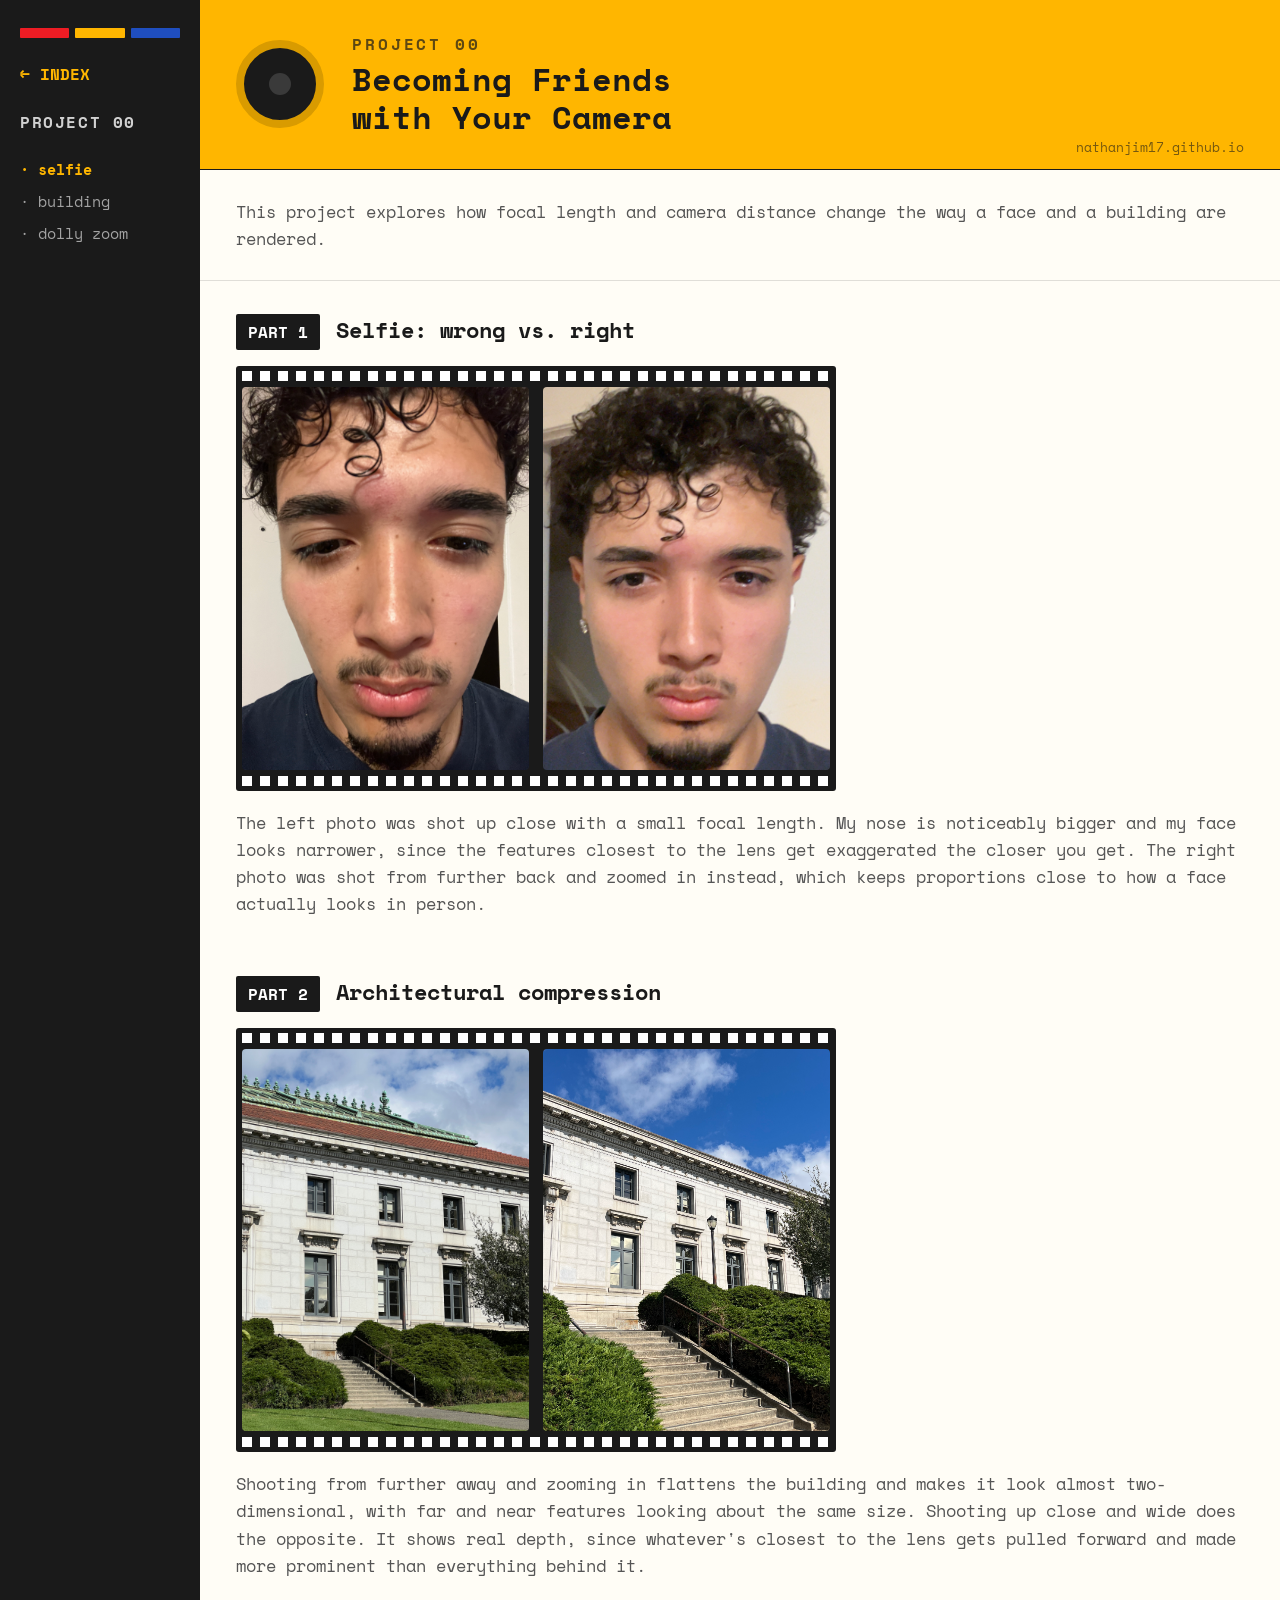
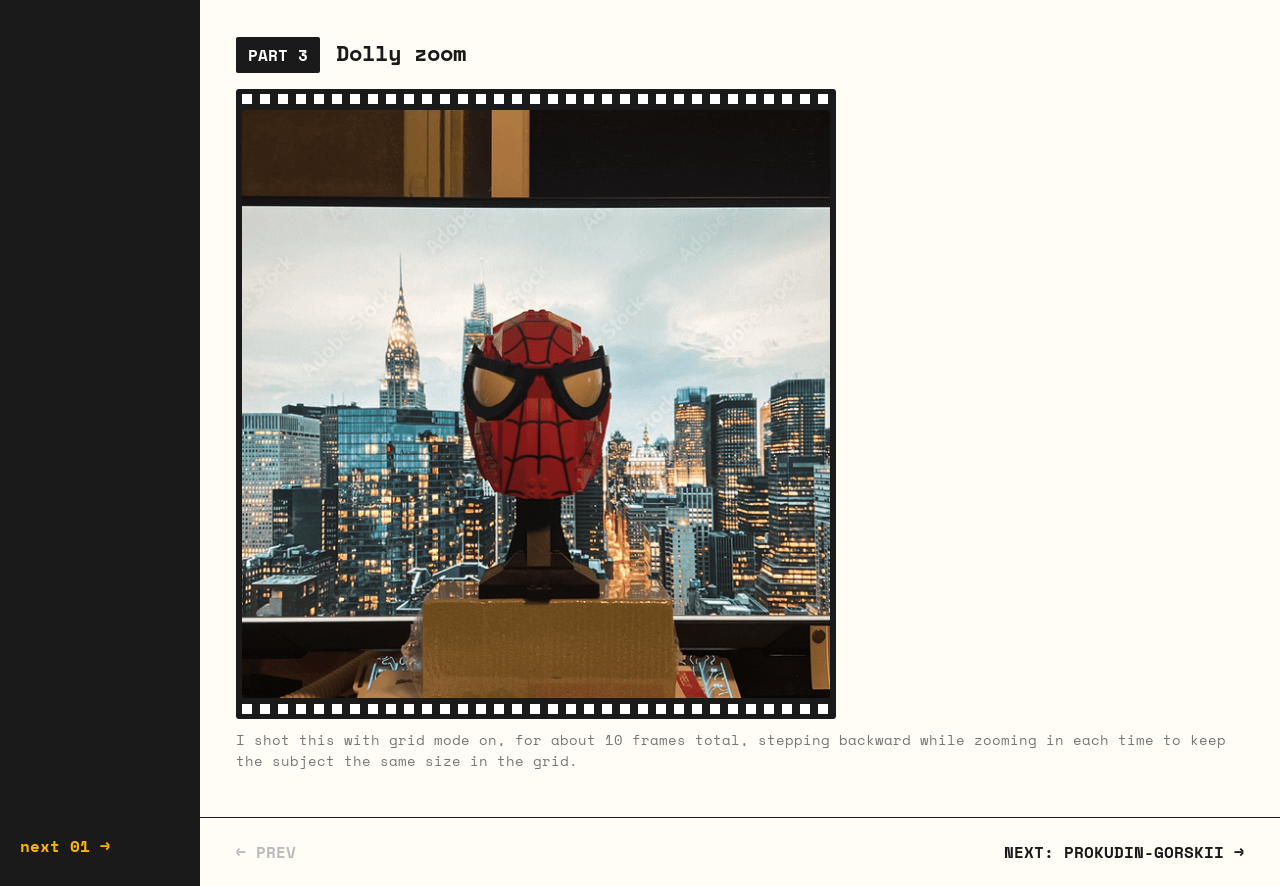
<file: projects/00/index.html>
<!DOCTYPE html>
<html lang="en">
<head>
<meta charset="UTF-8">
<meta name="viewport" content="width=device-width, initial-scale=1.0">
<title>Project 00 — Becoming Friends with Your Camera</title>
<link rel="preconnect" href="https://fonts.googleapis.com">
<link href="https://fonts.googleapis.com/css2?family=Caveat:wght@500;700&family=Space+Mono:wght@400;700&display=swap" rel="stylesheet">
<link rel="stylesheet" href="../../css/site.css">
</head>
<body>
<div class="layout">

  <aside class="sidebar">
    <div class="film-bars">
      <span style="background: var(--red)"></span>
      <span style="background: var(--yellow)"></span>
      <span style="background: var(--blue)"></span>
    </div>

    <a href="../../" class="back-index">← INDEX</a>
    <div class="project-label">PROJECT 00</div>

    <nav class="section-nav">
      <a href="#part-1" class="active">· selfie</a>
      <a href="#part-2">· building</a>
      <a href="#part-3">· dolly zoom</a>
    </nav>

    <a class="next-link" href="../01/">next 01 →</a>
  </aside>

  <main class="main" style="padding:0">

    <div class="hero hero-yellow">
      <div class="lens"><div class="lens-inner"></div></div>
      <div>
        <div class="hero-eyebrow">PROJECT 00</div>
        <div class="hero-title">Becoming Friends<br>with Your Camera</div>
      </div>
      <span class="hero-url">nathanjim17.github.io</span>
    </div>

    <div class="summary">
      This project explores how focal length and camera distance change the way a face and a
      building are rendered.
    </div>

    <div class="body">

      <section id="part-1">
        <div class="part-heading">
          <span class="part-chip">PART 1</span>
          <span class="part-title">Selfie: wrong vs. right</span>
        </div>
        <div class="film-strip">
          <div class="perf"></div>
          <div class="frames">
            <div class="frame"><img src="img/part1-close-up.jpg" alt="Close-up selfie, 24mm"></div>
            <div class="frame"><img src="img/part1-back-zoom.jpg" alt="Stepped back and zoomed selfie, 77mm" style="object-position: center 60%"></div>
          </div>
          <div class="perf"></div>
        </div>
        <p class="part-answer">
          The left photo was shot up close with a small focal length. My nose is noticeably bigger
          and my face looks narrower, since the features closest to the lens get exaggerated the
          closer you get. The right photo was shot from further back and zoomed in instead, which
          keeps proportions close to how a face actually looks in person.
        </p>
      </section>

      <section id="part-2">
        <div class="part-heading">
          <span class="part-chip">PART 2</span>
          <span class="part-title">Architectural compression</span>
        </div>
        <div class="film-strip">
          <div class="perf"></div>
          <div class="frames">
            <div class="frame"><img src="img/part2-zoomed-far.jpg" alt="Building shot, zoomed in from far away"></div>
            <div class="frame"><img src="img/part2-wide-close.jpg" alt="Building shot, wide angle from close up"></div>
          </div>
          <div class="perf"></div>
        </div>
        <p class="part-answer">
          Shooting from further away and zooming in flattens the building and makes it look almost
          two-dimensional, with far and near features looking about the same size. Shooting up
          close and wide does the opposite. It shows real depth, since whatever's closest to the
          lens gets pulled forward and made more prominent than everything behind it.
        </p>
      </section>

      <section id="part-3">
        <div class="part-heading">
          <span class="part-chip">PART 3</span>
          <span class="part-title">Dolly zoom</span>
        </div>
        <div class="film-strip">
          <div class="perf"></div>
          <div class="frames">
            <div class="frame" style="aspect-ratio: 1 / 1"><img src="img/part3-dolly-zoom.gif" alt="Dolly zoom animation"></div>
          </div>
          <div class="perf"></div>
        </div>
        <p class="part-caption">
          I shot this with grid mode on, for about 10 frames total, stepping backward while
          zooming in each time to keep the subject the same size in the grid.
        </p>
      </section>

    </div>

    <div class="page-footer">
      <span class="disabled">← PREV</span>
      <a href="../01/">NEXT: PROKUDIN-GORSKII →</a>
    </div>

  </main>

</div>

<script>
  const links = document.querySelectorAll('.section-nav a');
  const sections = [...links].map(a => document.querySelector(a.getAttribute('href')));
  const observer = new IntersectionObserver((entries) => {
    entries.forEach(entry => {
      if (entry.isIntersecting) {
        const id = '#' + entry.target.id;
        links.forEach(a => a.classList.toggle('active', a.getAttribute('href') === id));
      }
    });
  }, { rootMargin: '-40% 0px -50% 0px' });
  sections.forEach(s => s && observer.observe(s));
</script>
</body>
</html>
</file>
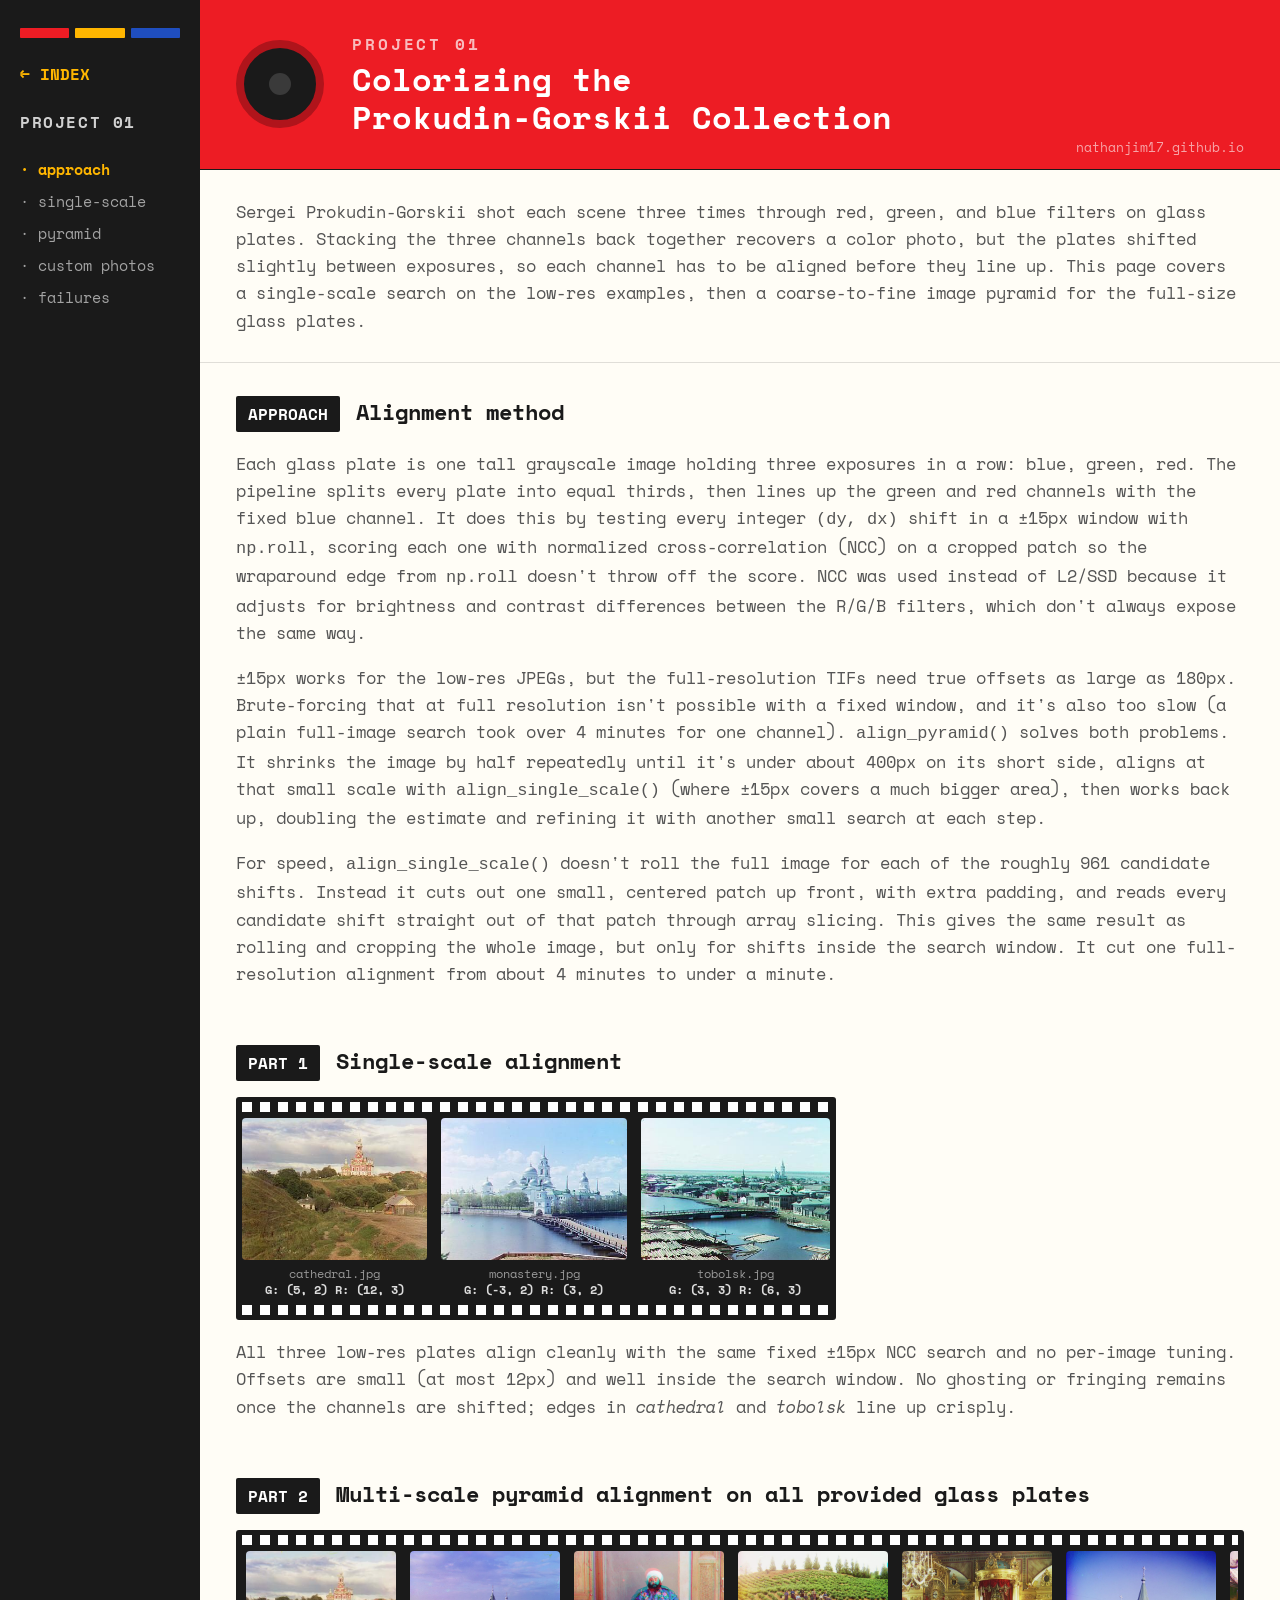
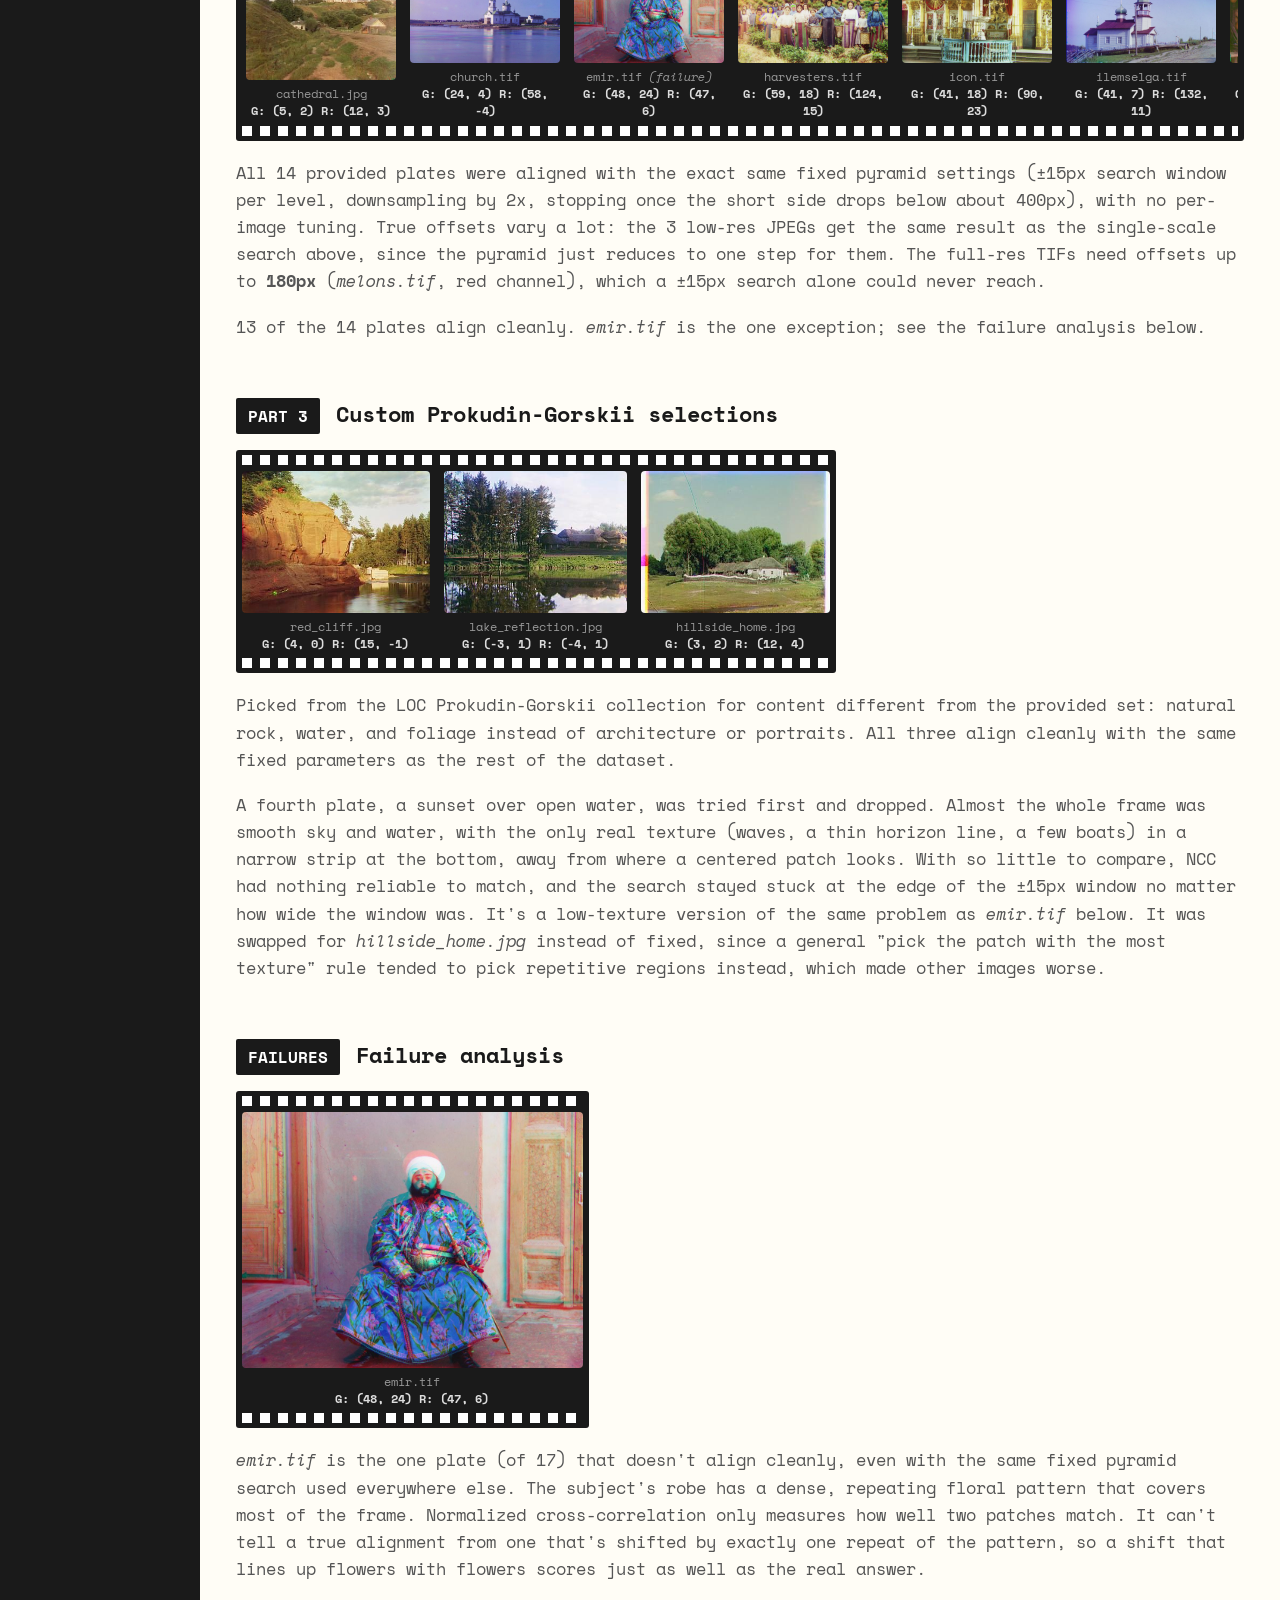
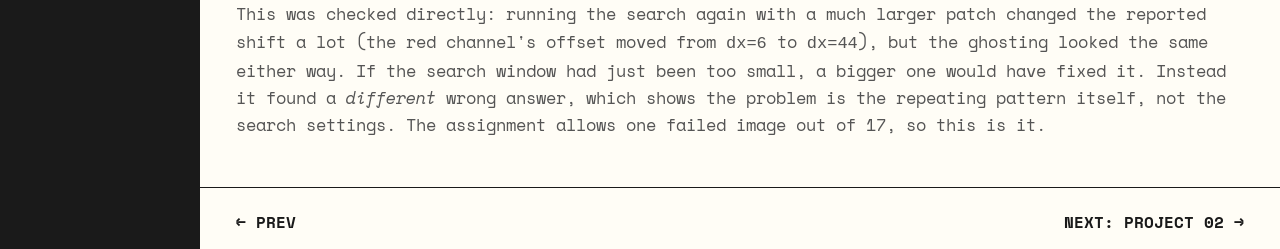
<file: projects/01/index.html>
<!DOCTYPE html>
<html lang="en">
<head>
<meta charset="UTF-8">
<meta name="viewport" content="width=device-width, initial-scale=1.0">
<title>Project 01: Colorizing the Prokudin-Gorskii Collection</title>
<link rel="preconnect" href="https://fonts.googleapis.com">
<link href="https://fonts.googleapis.com/css2?family=Caveat:wght@500;700&family=Space+Mono:wght@400;700&display=swap" rel="stylesheet">
<link rel="stylesheet" href="../../css/site.css">
</head>
<body>
<div class="layout">

  <aside class="sidebar">
    <div class="film-bars">
      <span style="background: var(--red)"></span>
      <span style="background: var(--yellow)"></span>
      <span style="background: var(--blue)"></span>
    </div>

    <a href="../../" class="back-index">← INDEX</a>
    <div class="project-label">PROJECT 01</div>

    <nav class="section-nav">
      <a href="#part-approach" class="active">· approach</a>
      <a href="#part-single">· single-scale</a>
      <a href="#part-pyramid">· pyramid</a>
      <a href="#part-custom">· custom photos</a>
      <a href="#part-failures">· failures</a>
    </nav>

    <div class="next-link" style="visibility:hidden">next 02 →</div>
  </aside>

  <main class="main" style="padding:0">

    <div class="hero hero-red">
      <div class="lens"><div class="lens-inner"></div></div>
      <div>
        <div class="hero-eyebrow">PROJECT 01</div>
        <div class="hero-title">Colorizing the<br>Prokudin-Gorskii Collection</div>
      </div>
      <span class="hero-url">nathanjim17.github.io</span>
    </div>

    <div class="summary">
      Sergei Prokudin-Gorskii shot each scene three times through red, green, and blue filters on
      glass plates. Stacking the three channels back together recovers a color photo, but the
      plates shifted slightly between exposures, so each channel has to be aligned before they
      line up. This page covers a single-scale search on the low-res examples, then a
      coarse-to-fine image pyramid for the full-size glass plates.
    </div>

    <div class="body">

      <section id="part-approach">
        <div class="part-heading">
          <span class="part-chip">APPROACH</span>
          <span class="part-title">Alignment method</span>
        </div>
        <p class="part-answer">
          Each glass plate is one tall grayscale image holding three exposures in a row: blue,
          green, red. The pipeline splits every plate into equal thirds, then lines up the green
          and red channels with the fixed blue channel. It does this by testing every integer
          <code>(dy, dx)</code> shift in a &plusmn;15px window with <code>np.roll</code>, scoring
          each one with normalized cross-correlation (NCC) on a cropped patch so the wraparound
          edge from <code>np.roll</code> doesn't throw off the score. NCC was used instead of
          L2/SSD because it adjusts for brightness and contrast differences between the R/G/B
          filters, which don't always expose the same way.
        </p>
        <p class="part-answer">
          &plusmn;15px works for the low-res JPEGs, but the full-resolution TIFs need true
          offsets as large as 180px. Brute-forcing that at full resolution isn't possible with a
          fixed window, and it's also too slow (a plain full-image search took over 4 minutes
          for one channel). <code>align_pyramid()</code> solves both problems. It shrinks the
          image by half repeatedly until it's under about 400px on its short side, aligns at
          that small scale with <code>align_single_scale()</code> (where &plusmn;15px covers a
          much bigger area), then works back up, doubling the estimate and refining it with
          another small search at each step.
        </p>
        <p class="part-answer">
          For speed, <code>align_single_scale()</code> doesn't roll the full image for each of
          the roughly 961 candidate shifts. Instead it cuts out one small, centered patch up
          front, with extra padding, and reads every candidate shift straight out of that patch
          through array slicing. This gives the same result as rolling and cropping the whole
          image, but only for shifts inside the search window. It cut one full-resolution
          alignment from about 4 minutes to under a minute.
        </p>
      </section>

      <section id="part-single">
        <div class="part-heading">
          <span class="part-chip">PART 1</span>
          <span class="part-title">Single-scale alignment</span>
        </div>
        <div class="film-strip">
          <div class="perf"></div>
          <div class="frames">
            <div class="result-tile">
              <div class="frame"><img src="img/cathedral.jpg" alt="cathedral, aligned"></div>
              <div class="result-label">cathedral.jpg<br><b>G: (5, 2)  R: (12, 3)</b></div>
            </div>
            <div class="result-tile">
              <div class="frame"><img src="img/monastery.jpg" alt="monastery, aligned"></div>
              <div class="result-label">monastery.jpg<br><b>G: (-3, 2)  R: (3, 2)</b></div>
            </div>
            <div class="result-tile">
              <div class="frame"><img src="img/tobolsk.jpg" alt="tobolsk, aligned"></div>
              <div class="result-label">tobolsk.jpg<br><b>G: (3, 3)  R: (6, 3)</b></div>
            </div>
          </div>
          <div class="perf"></div>
        </div>
        <p class="part-answer">
          All three low-res plates align cleanly with the same fixed &plusmn;15px NCC search and
          no per-image tuning. Offsets are small (at most 12px) and well inside the search
          window. No ghosting or fringing remains once the channels are shifted; edges in
          <em>cathedral</em> and <em>tobolsk</em> line up crisply.
        </p>
      </section>

      <section id="part-pyramid">
        <div class="part-heading">
          <span class="part-chip">PART 2</span>
          <span class="part-title">Multi-scale pyramid alignment on all provided glass plates</span>
        </div>
        <div class="film-strip wide">
          <div class="perf"></div>
          <div class="frames scroll">
            <div class="result-tile"><div class="frame"><img src="img/cathedral.jpg" alt="cathedral, aligned"></div><div class="result-label">cathedral.jpg<br><b>G: (5, 2)  R: (12, 3)</b></div></div>
            <div class="result-tile"><div class="frame"><img src="img/church.jpg" alt="church, aligned"></div><div class="result-label">church.tif<br><b>G: (24, 4)  R: (58, -4)</b></div></div>
            <div class="result-tile"><div class="frame"><img src="img/emir.jpg" alt="emir, misaligned"></div><div class="result-label">emir.tif <em>(failure)</em><br><b>G: (48, 24)  R: (47, 6)</b></div></div>
            <div class="result-tile"><div class="frame"><img src="img/harvesters.jpg" alt="harvesters, aligned"></div><div class="result-label">harvesters.tif<br><b>G: (59, 18)  R: (124, 15)</b></div></div>
            <div class="result-tile"><div class="frame"><img src="img/icon.jpg" alt="icon, aligned"></div><div class="result-label">icon.tif<br><b>G: (41, 18)  R: (90, 23)</b></div></div>
            <div class="result-tile"><div class="frame"><img src="img/ilemselga.jpg" alt="ilemselga, aligned"></div><div class="result-label">ilemselga.tif<br><b>G: (41, 7)  R: (132, 11)</b></div></div>
            <div class="result-tile"><div class="frame"><img src="img/melons.jpg" alt="melons, aligned"></div><div class="result-label">melons.tif<br><b>G: (83, 10)  R: (180, 13)</b></div></div>
            <div class="result-tile"><div class="frame"><img src="img/monastery.jpg" alt="monastery, aligned"></div><div class="result-label">monastery.jpg<br><b>G: (-3, 2)  R: (3, 2)</b></div></div>
            <div class="result-tile"><div class="frame"><img src="img/religous_painting.jpg" alt="religious painting, aligned"></div><div class="result-label">religous_painting.tif<br><b>G: (27, 4)  R: (69, 7)</b></div></div>
            <div class="result-tile"><div class="frame"><img src="img/self_portrait.jpg" alt="self portrait, aligned"></div><div class="result-label">self_portrait.tif<br><b>G: (77, 29)  R: (175, 37)</b></div></div>
            <div class="result-tile"><div class="frame"><img src="img/siren.jpg" alt="siren, aligned"></div><div class="result-label">siren.tif<br><b>G: (49, -5)  R: (96, -23)</b></div></div>
            <div class="result-tile"><div class="frame"><img src="img/three_generations.jpg" alt="three generations, aligned"></div><div class="result-label">three_generations.tif<br><b>G: (50, 18)  R: (110, 14)</b></div></div>
            <div class="result-tile"><div class="frame"><img src="img/tobolsk.jpg" alt="tobolsk, aligned"></div><div class="result-label">tobolsk.jpg<br><b>G: (3, 3)  R: (6, 3)</b></div></div>
            <div class="result-tile"><div class="frame"><img src="img/wharf.jpg" alt="wharf, aligned"></div><div class="result-label">wharf.tif<br><b>G: (15, -7)  R: (81, -15)</b></div></div>
          </div>
          <div class="perf"></div>
        </div>
        <p class="part-answer">
          All 14 provided plates were aligned with the exact same fixed pyramid settings
          (&plusmn;15px search window per level, downsampling by 2x, stopping once the short
          side drops below about 400px), with no per-image tuning. True offsets vary a lot: the
          3 low-res JPEGs get the same result as the single-scale search above, since the
          pyramid just reduces to one step for them. The full-res TIFs need offsets up to
          <b>180px</b> (<em>melons.tif</em>, red channel), which a &plusmn;15px search alone
          could never reach.
        </p>
        <p class="part-answer">
          13 of the 14 plates align cleanly. <em>emir.tif</em> is the one exception;
          see the <a href="#part-failures">failure analysis</a> below.
        </p>
      </section>

      <section id="part-custom">
        <div class="part-heading">
          <span class="part-chip">PART 3</span>
          <span class="part-title">Custom Prokudin-Gorskii selections</span>
        </div>
        <div class="film-strip">
          <div class="perf"></div>
          <div class="frames">
            <div class="result-tile"><div class="frame"><img src="img/red_cliff.jpg" alt="red sandstone cliff, aligned"></div><div class="result-label">red_cliff.jpg<br><b>G: (4, 0)  R: (15, -1)</b></div></div>
            <div class="result-tile"><div class="frame"><img src="img/lake_reflection.jpg" alt="lake reflection, aligned"></div><div class="result-label">lake_reflection.jpg<br><b>G: (-3, 1)  R: (-4, 1)</b></div></div>
            <div class="result-tile"><div class="frame"><img src="img/hillside_home.jpg" alt="hillside home, aligned"></div><div class="result-label">hillside_home.jpg<br><b>G: (3, 2)  R: (12, 4)</b></div></div>
          </div>
          <div class="perf"></div>
        </div>
        <p class="part-answer">
          Picked from the <a href="https://www.loc.gov/collections/prokudin-gorskii/" target="_blank" rel="noopener">LOC Prokudin-Gorskii collection</a>
          for content different from the provided set: natural rock, water, and foliage instead
          of architecture or portraits. All three align cleanly with the same fixed parameters
          as the rest of the dataset.
        </p>
        <p class="part-answer">
          A fourth plate, a sunset over open water, was tried first and dropped. Almost the
          whole frame was smooth sky and water, with the only real texture (waves, a thin
          horizon line, a few boats) in a narrow strip at the bottom, away from where a centered
          patch looks. With so little to compare, NCC had nothing reliable to match, and the
          search stayed stuck at the edge of the &plusmn;15px window no matter how wide the
          window was. It's a low-texture version of the same problem as <em>emir.tif</em> below.
          It was swapped for <em>hillside_home.jpg</em> instead of fixed, since a general
          "pick the patch with the most texture" rule tended to pick repetitive regions instead,
          which made other images worse.
        </p>
      </section>

      <section id="part-failures">
        <div class="part-heading">
          <span class="part-chip">FAILURES</span>
          <span class="part-title">Failure analysis</span>
        </div>
        <div class="film-strip" style="width:35%;min-width:180px">
          <div class="perf"></div>
          <div class="frames"><div class="result-tile"><div class="frame"><img src="img/emir.jpg" alt="emir, misaligned"></div><div class="result-label">emir.tif<br><b>G: (48, 24)  R: (47, 6)</b></div></div></div>
          <div class="perf"></div>
        </div>
        <p class="part-answer">
          <em>emir.tif</em> is the one plate (of 17) that doesn't align cleanly, even with the
          same fixed pyramid search used everywhere else. The subject's robe has a dense,
          repeating floral pattern that covers most of the frame. Normalized cross-correlation
          only measures how well two patches match. It can't tell a true alignment from one
          that's shifted by exactly one repeat of the pattern, so a shift that lines up flowers
          with flowers scores just as well as the real answer.
        </p>
        <p class="part-answer">
          This was checked directly: running the search again with a much larger patch changed
          the reported shift a lot (the red channel's offset moved from <code>dx=6</code> to
          <code>dx=44</code>), but the ghosting looked the same either way. If the search window
          had just been too small, a bigger one would have fixed it. Instead it found a
          <em>different</em> wrong answer, which shows the problem is the repeating pattern
          itself, not the search settings. The assignment allows one failed image out of 17, so
          this is it.
        </p>
      </section>

    </div>

    <div class="page-footer">
      <a href="../00/">← PREV</a>
      <a href="../02/">NEXT: PROJECT 02 →</a>
    </div>

  </main>

</div>

<script>
  const links = document.querySelectorAll('.section-nav a');
  const sections = [...links].map(a => document.querySelector(a.getAttribute('href')));
  const observer = new IntersectionObserver((entries) => {
    entries.forEach(entry => {
      if (entry.isIntersecting) {
        const id = '#' + entry.target.id;
        links.forEach(a => a.classList.toggle('active', a.getAttribute('href') === id));
      }
    });
  }, { rootMargin: '-40% 0px -50% 0px' });
  sections.forEach(s => s && observer.observe(s));
</script>
</body>
</html>
</file>
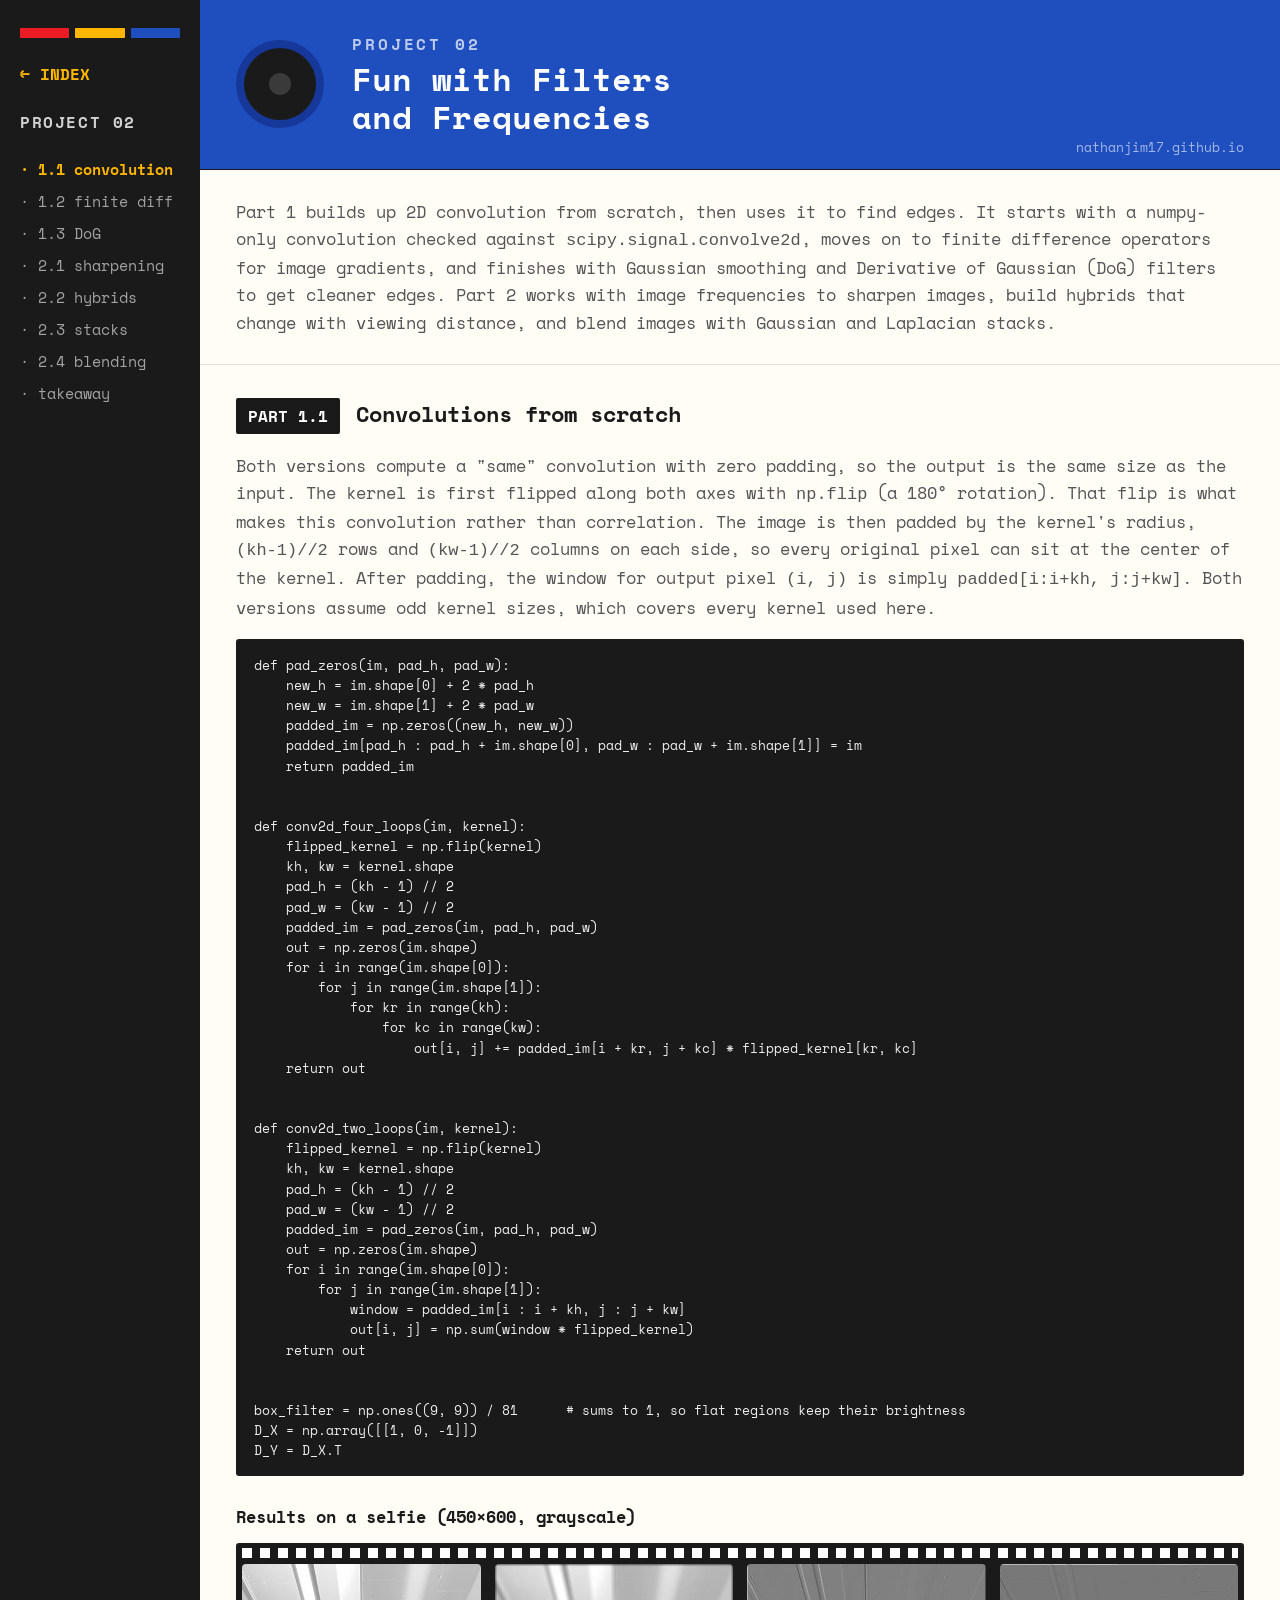
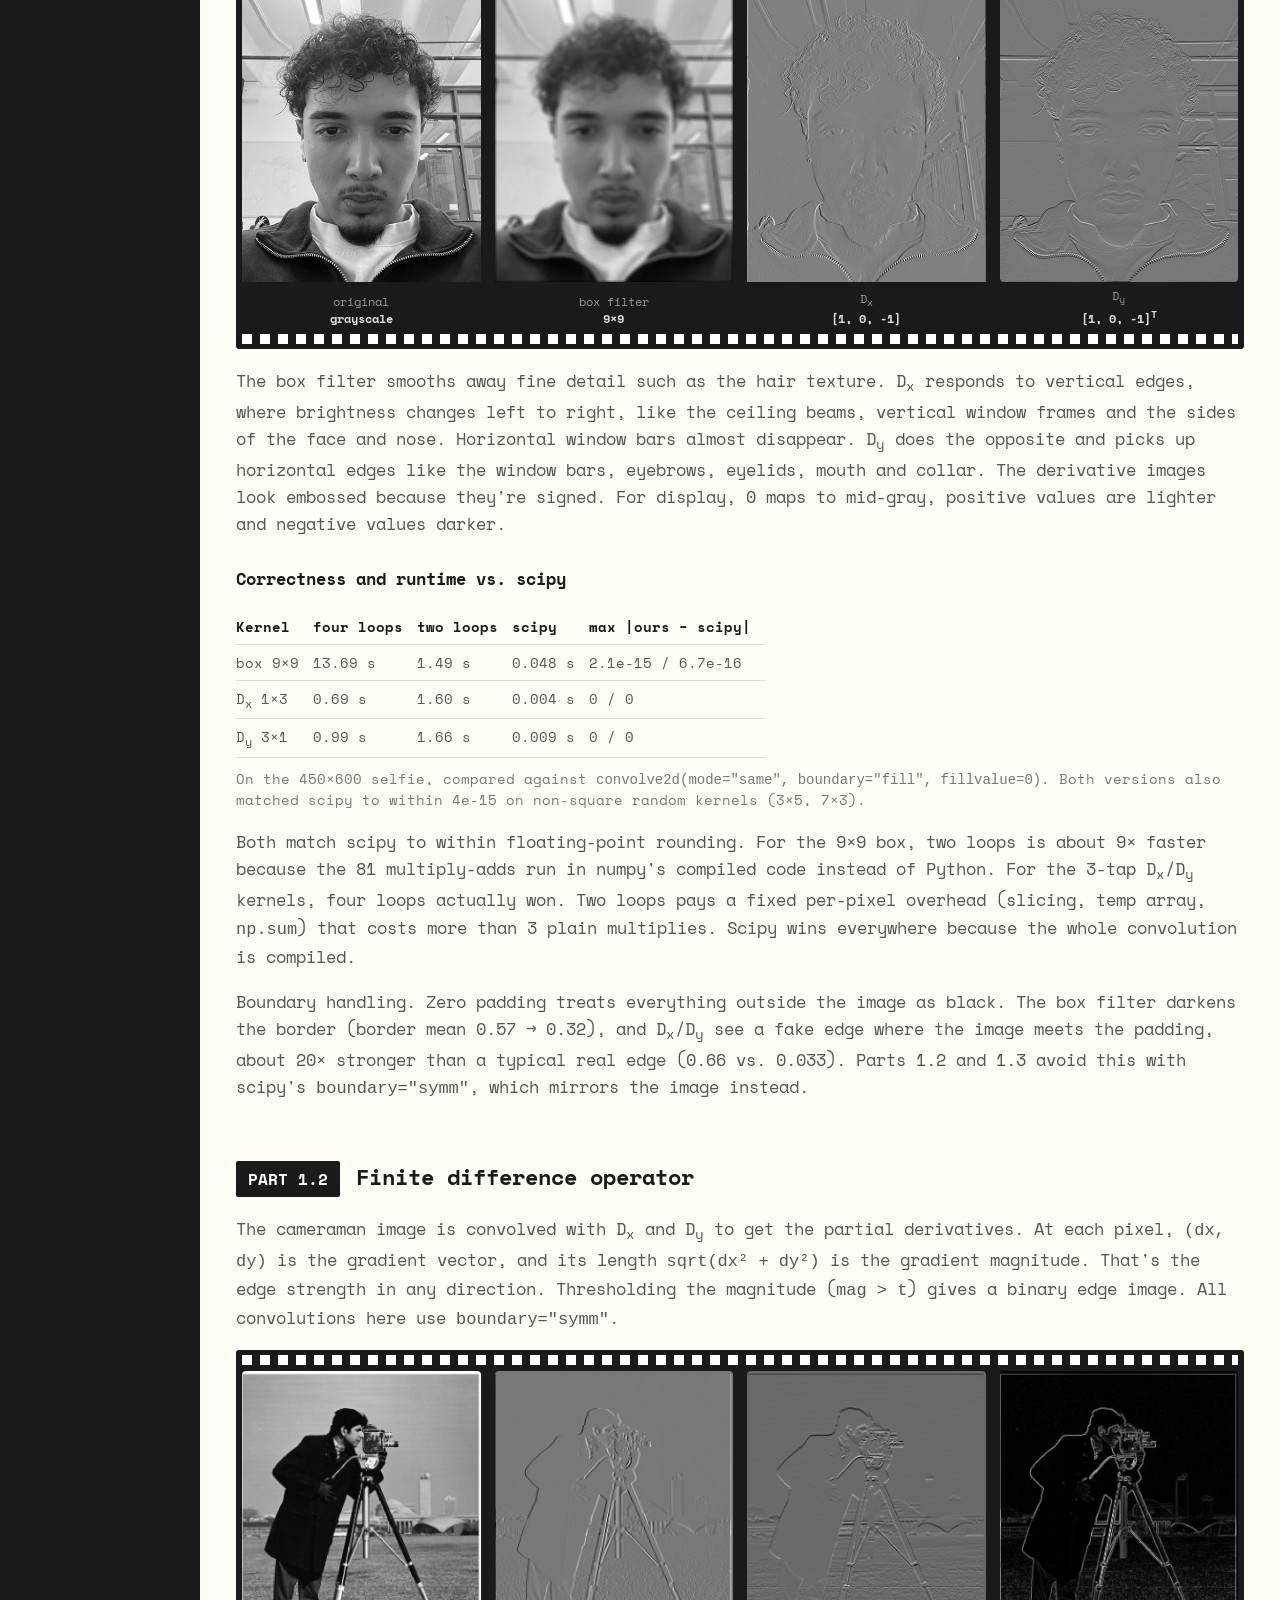
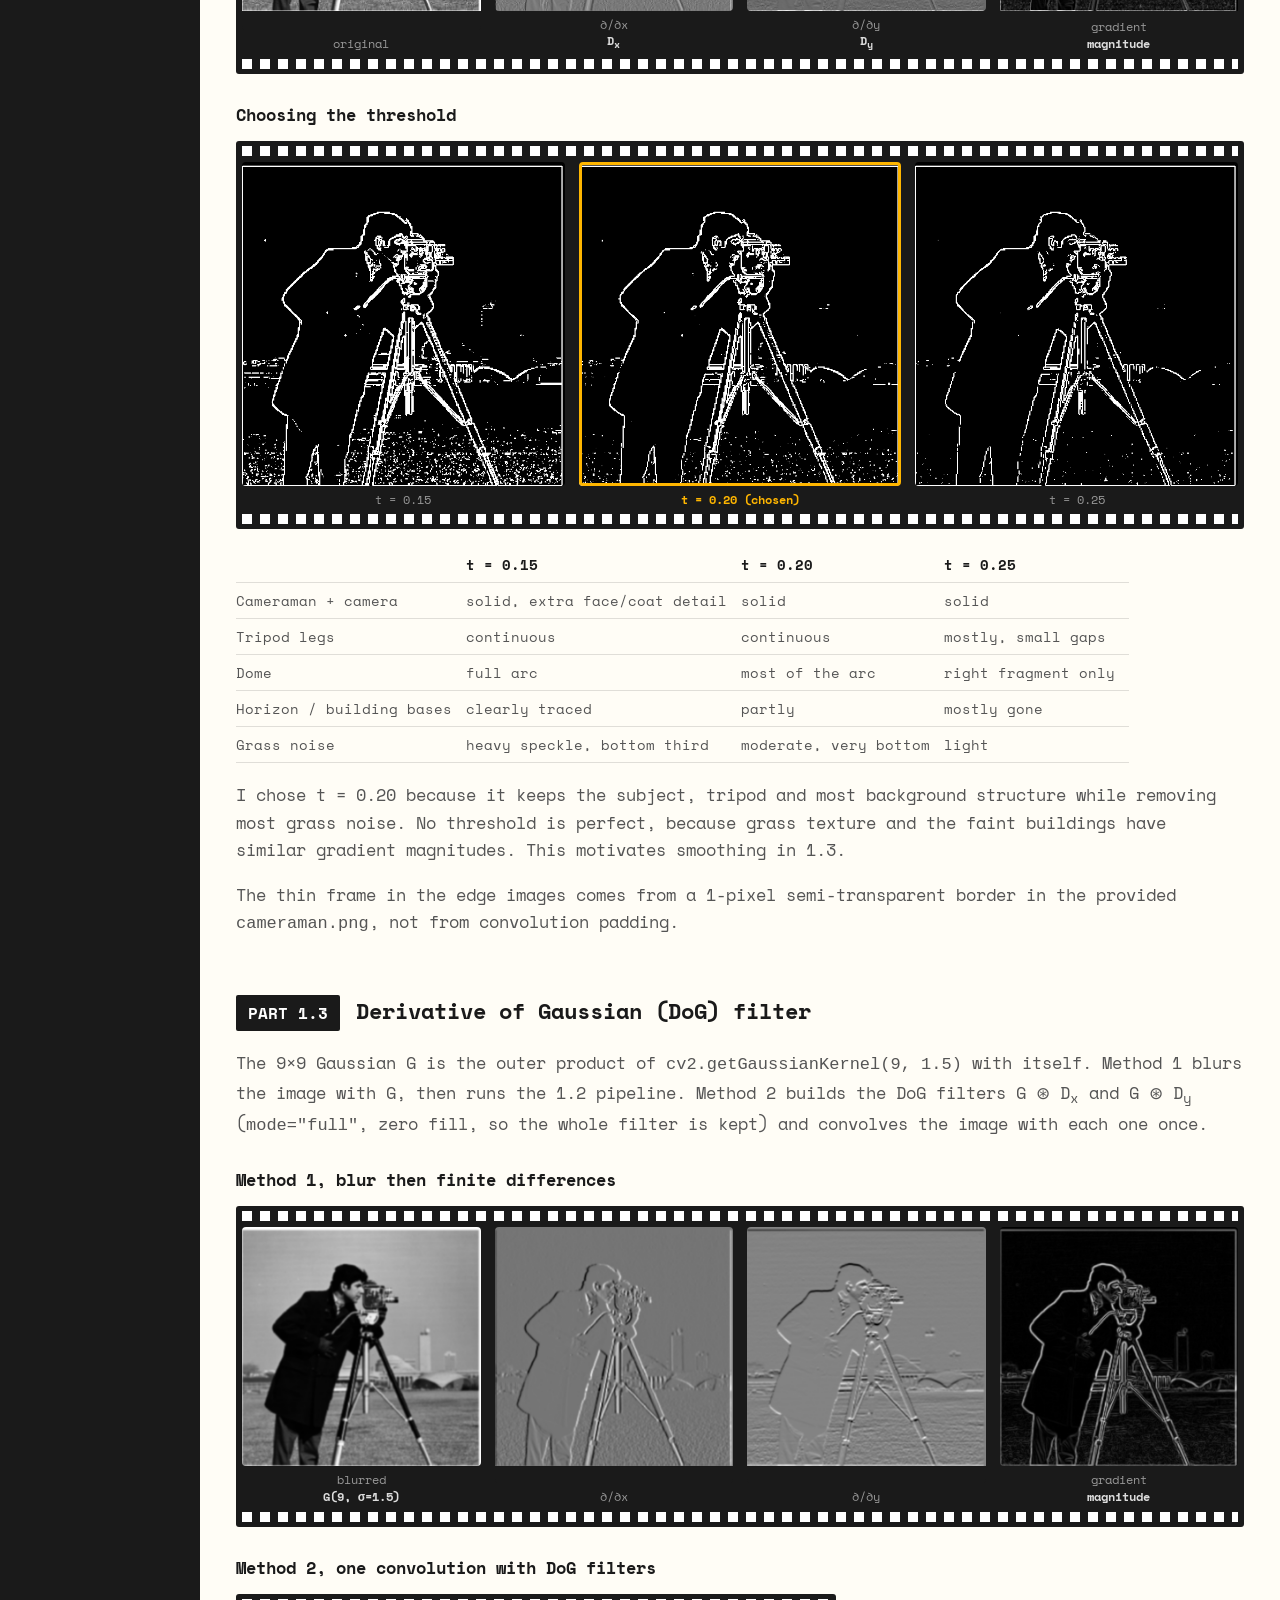
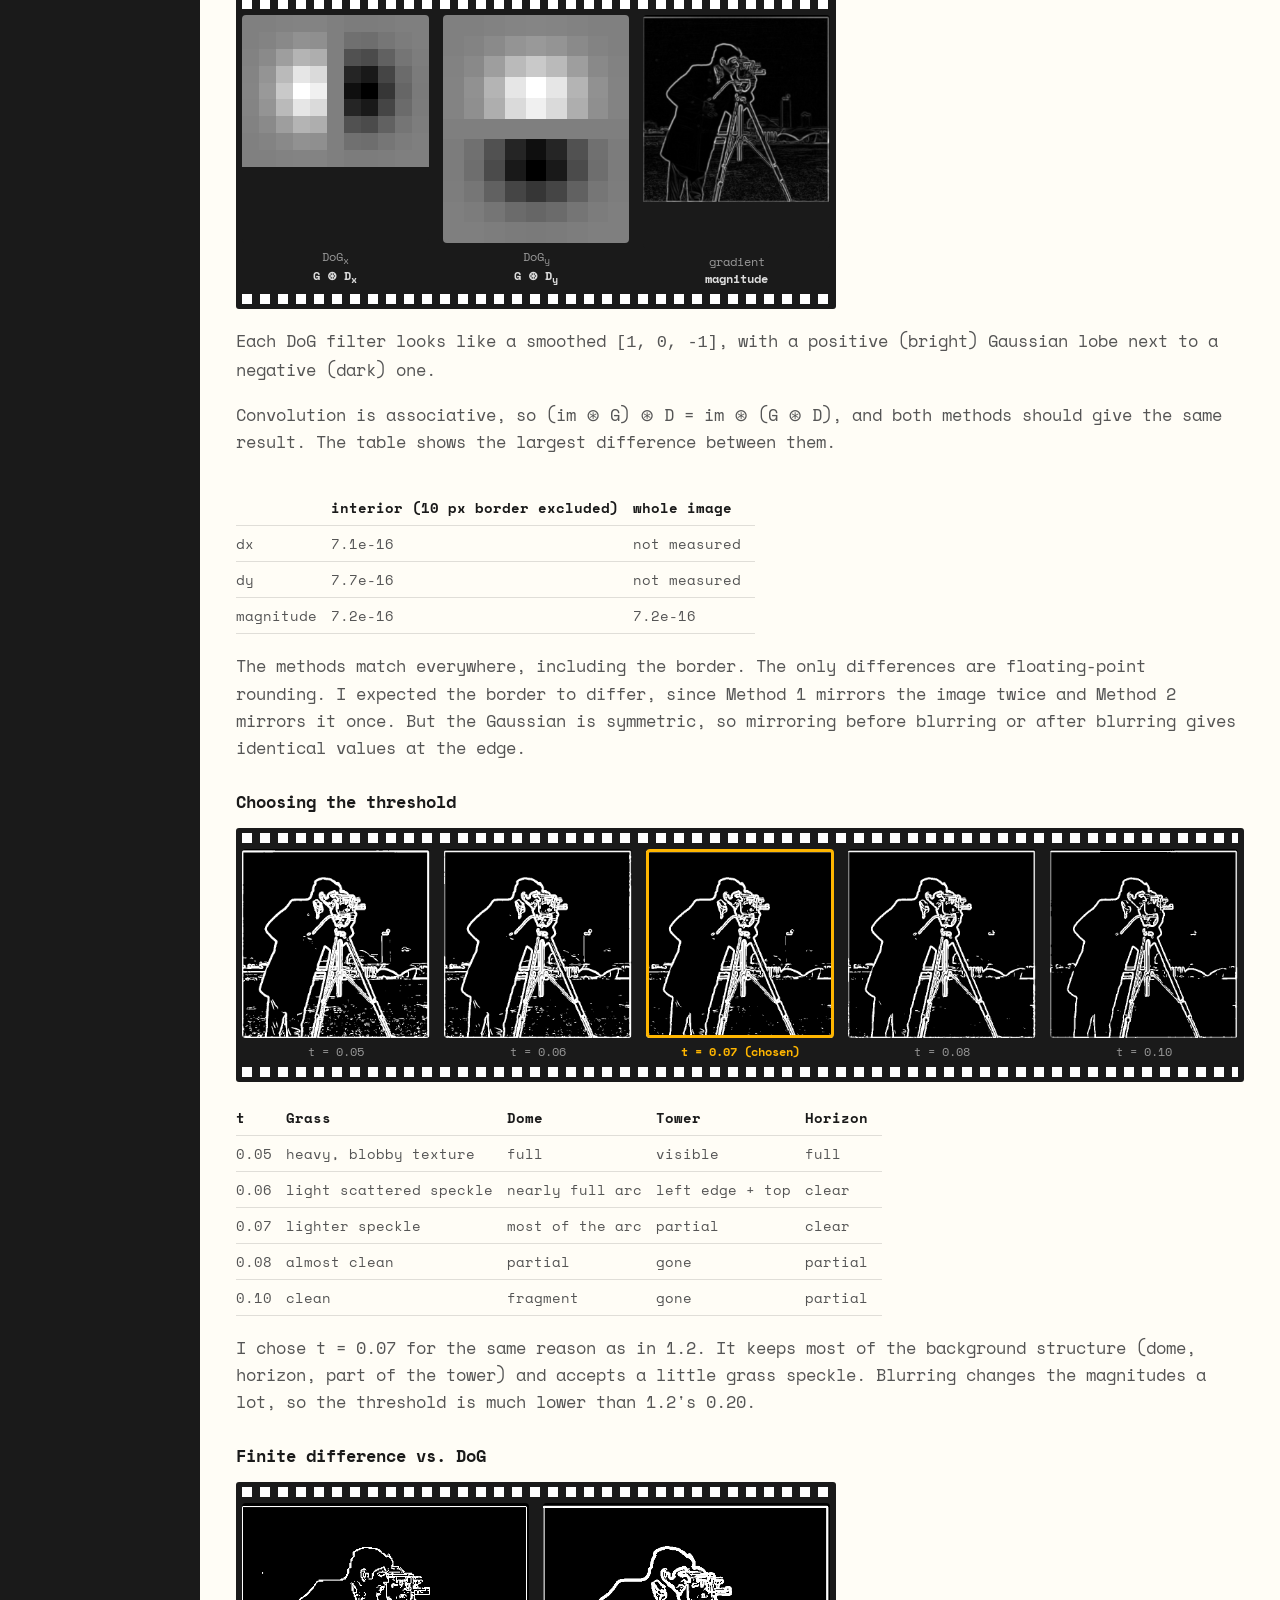
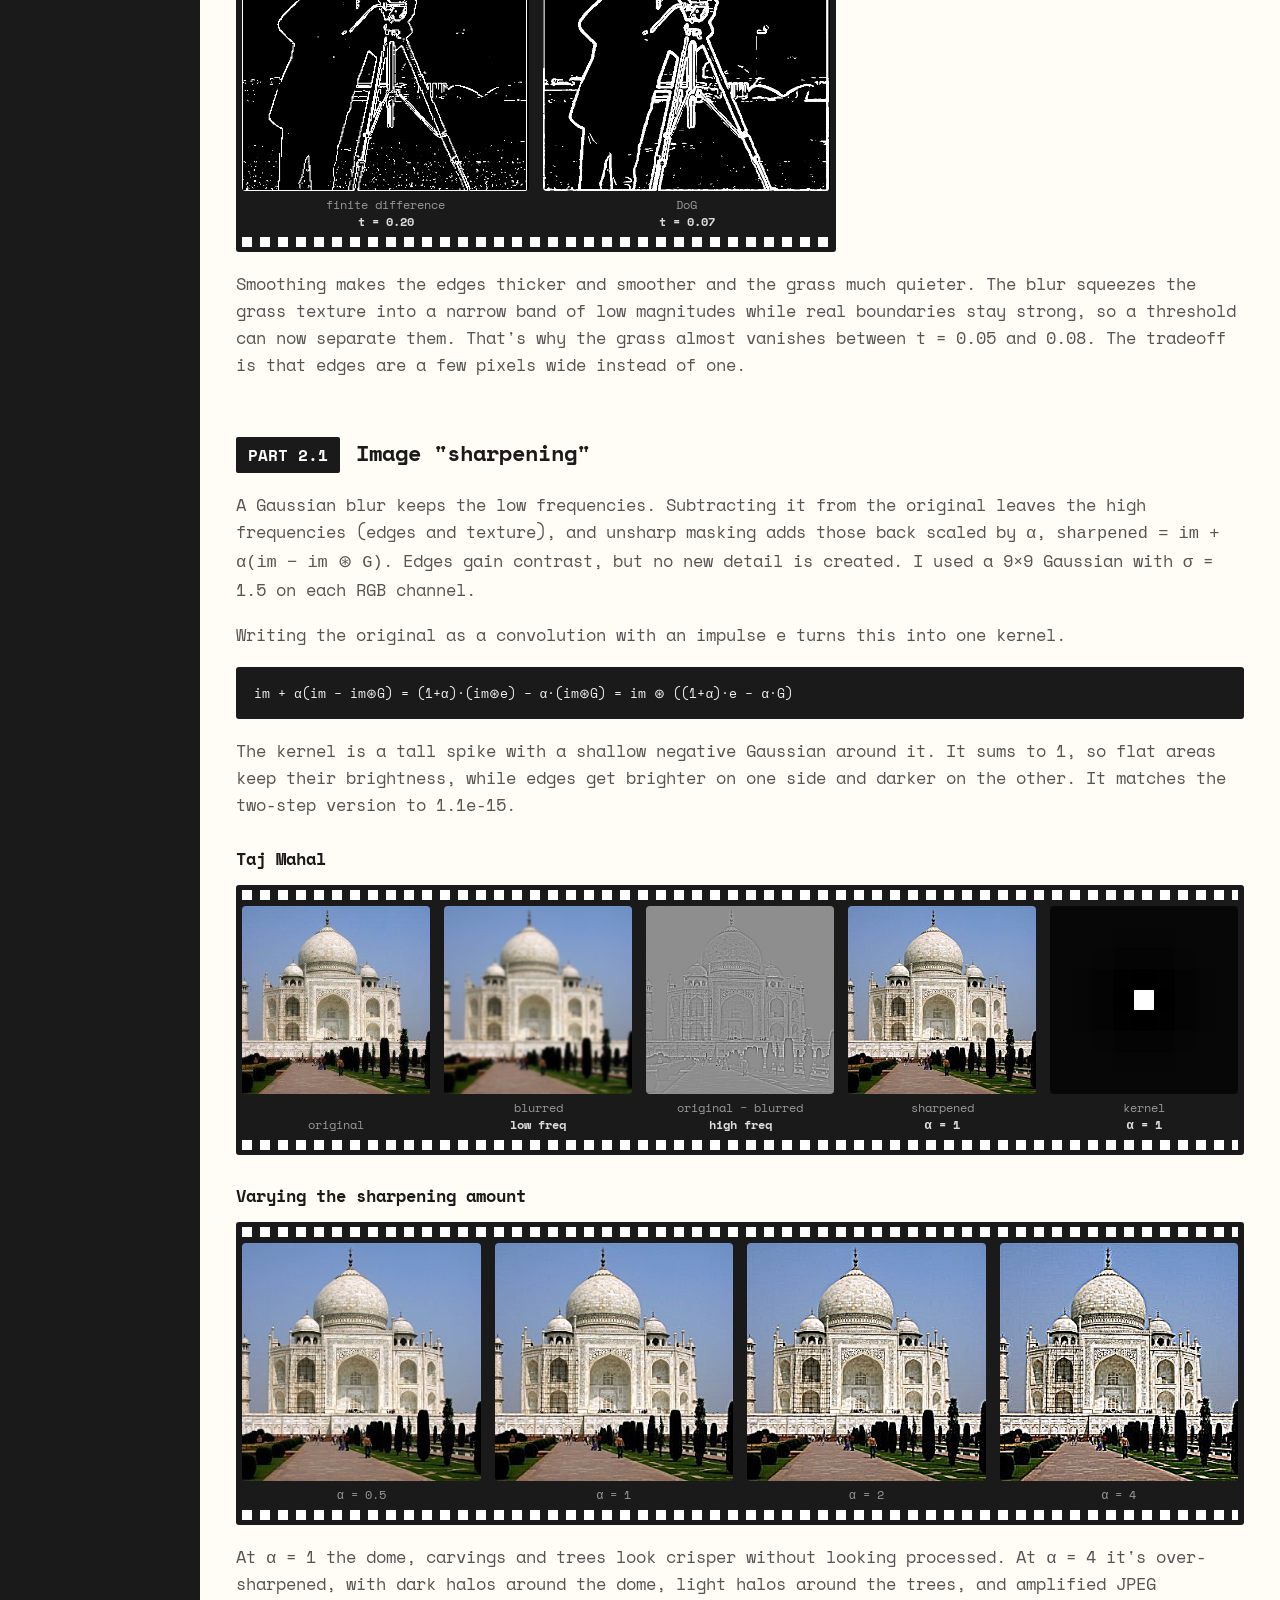
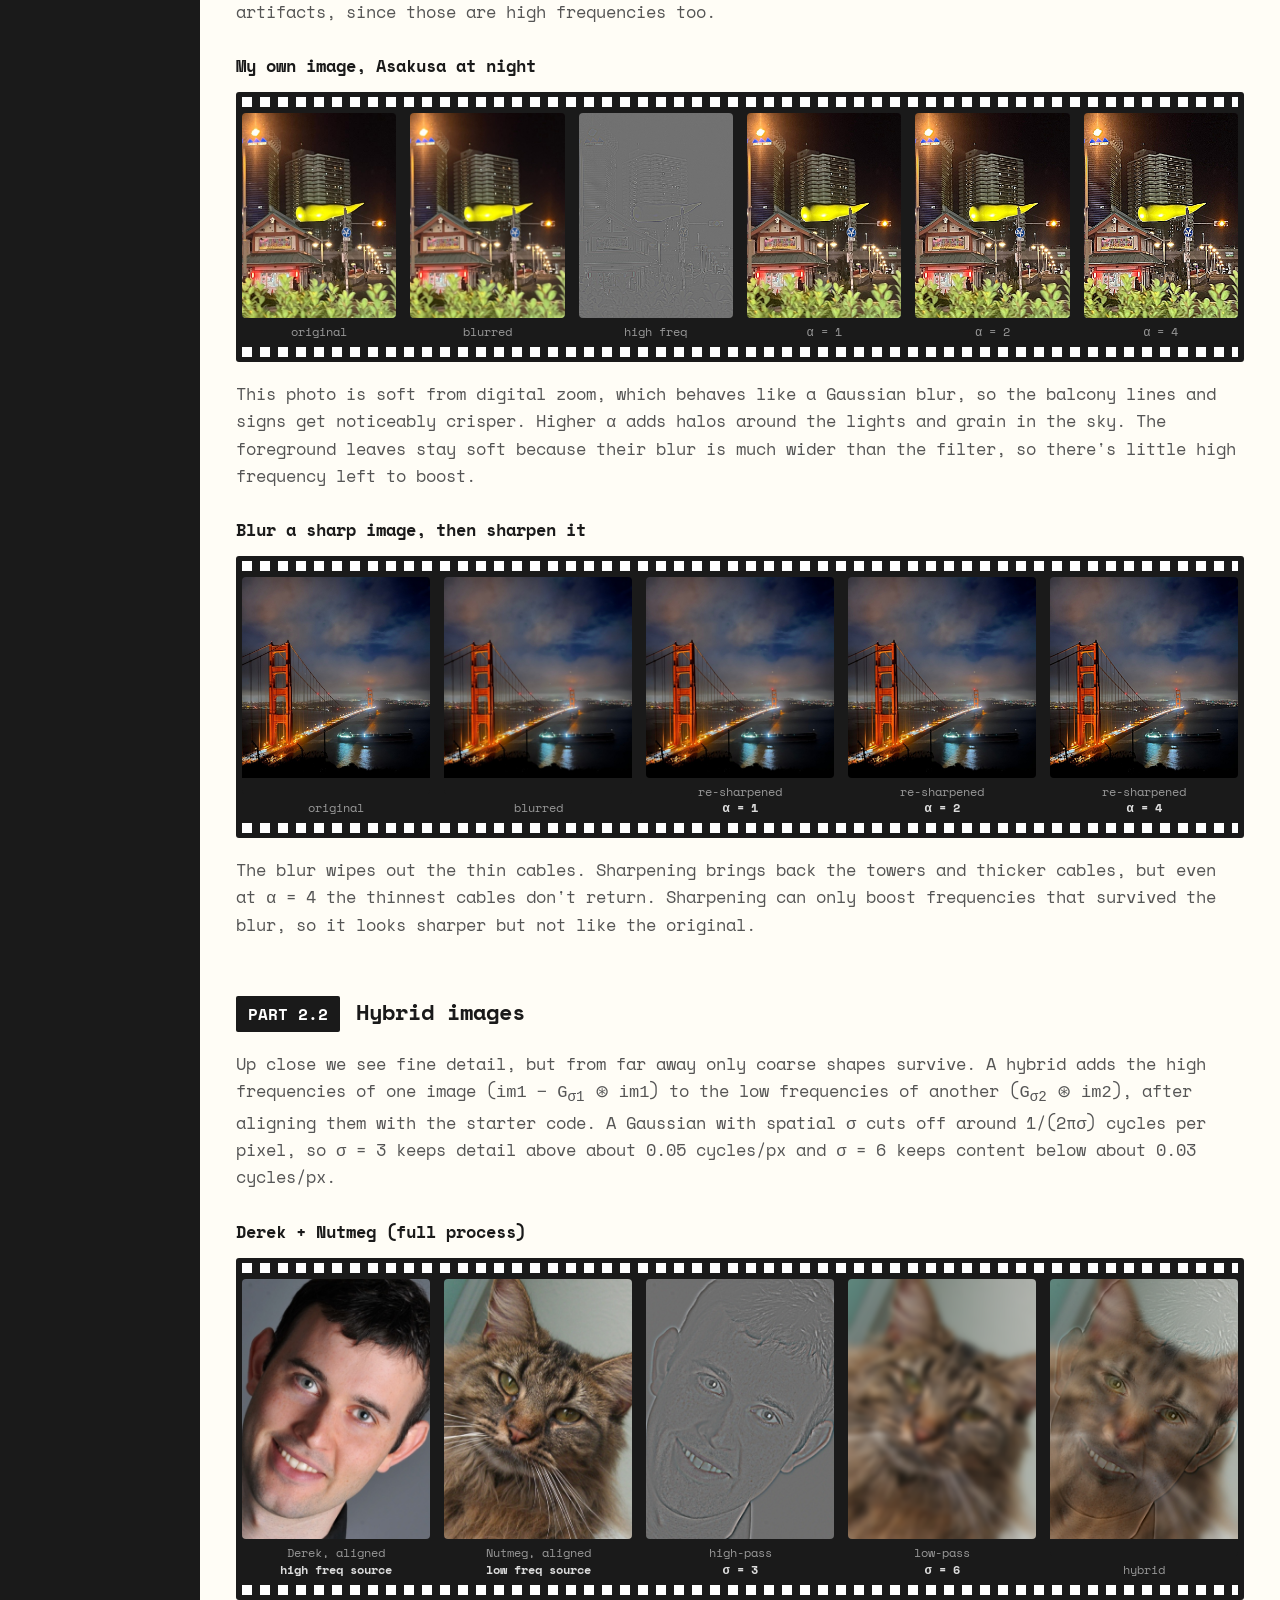
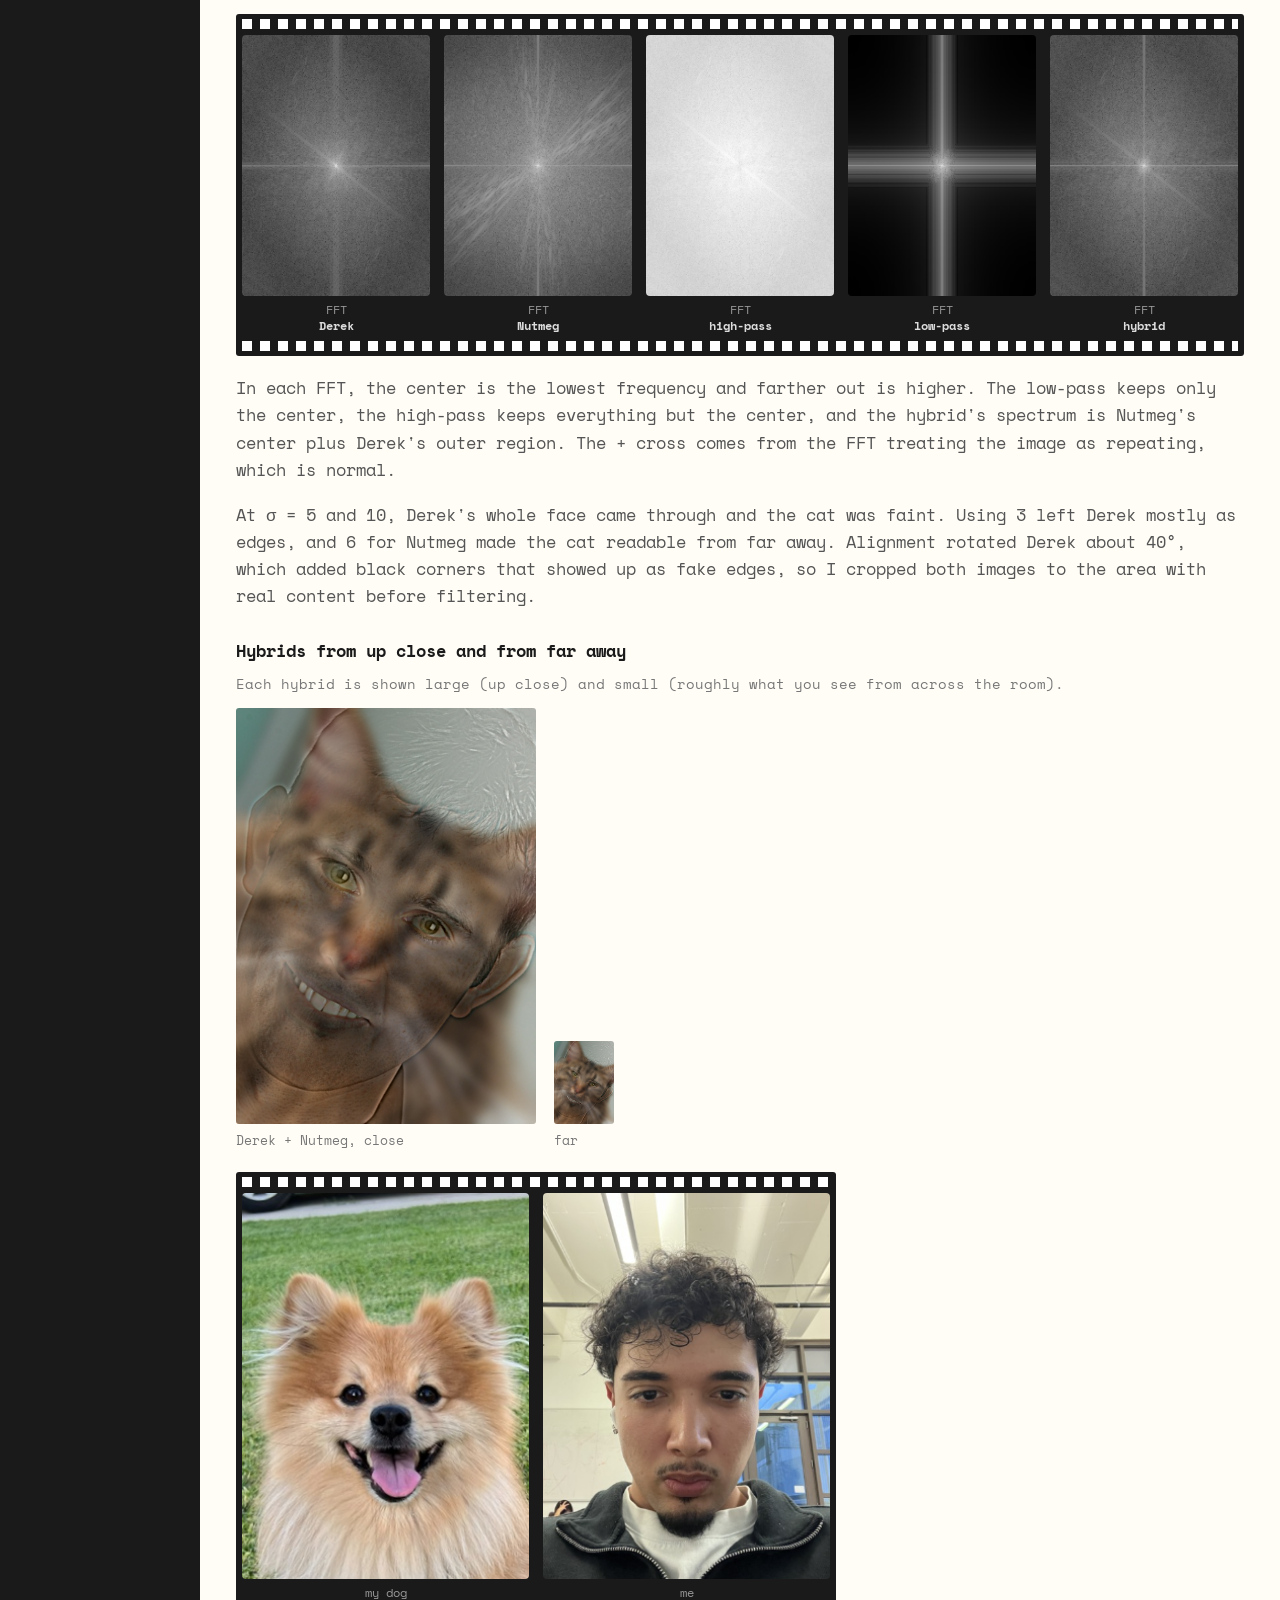
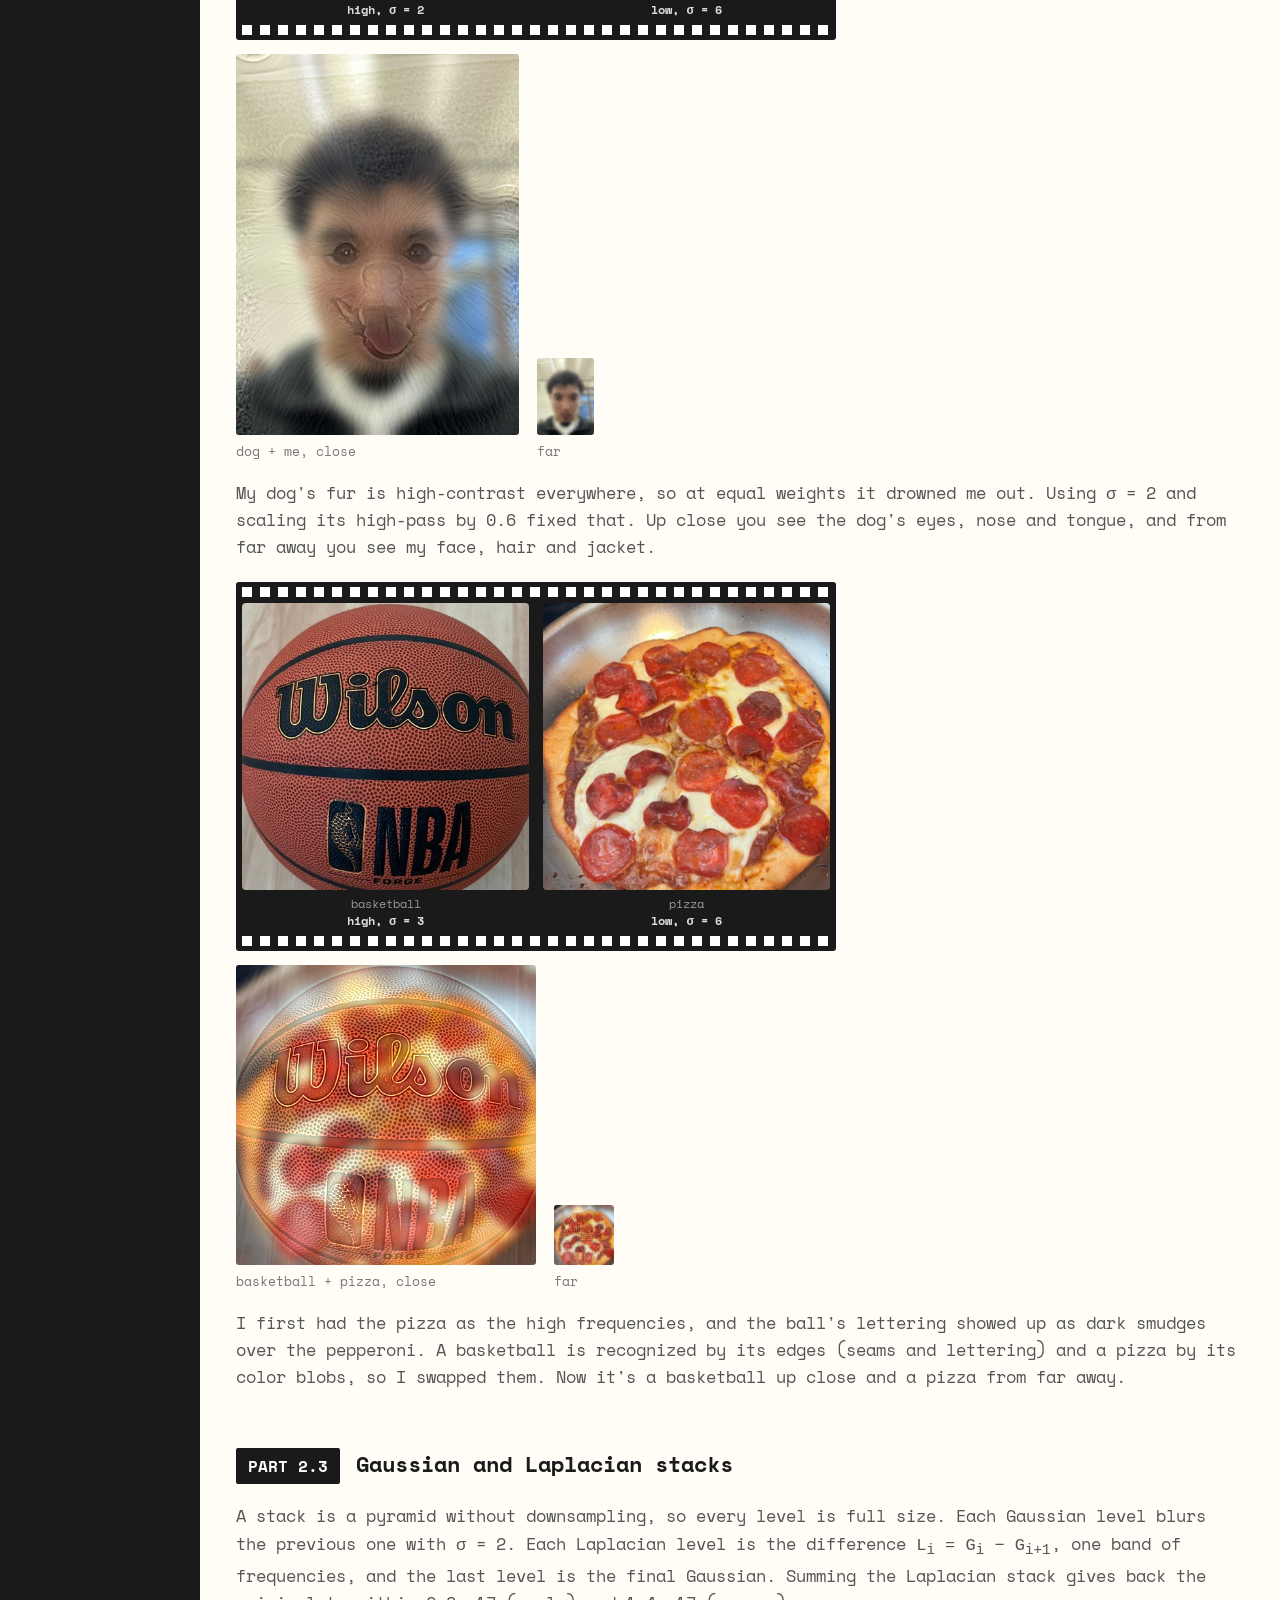
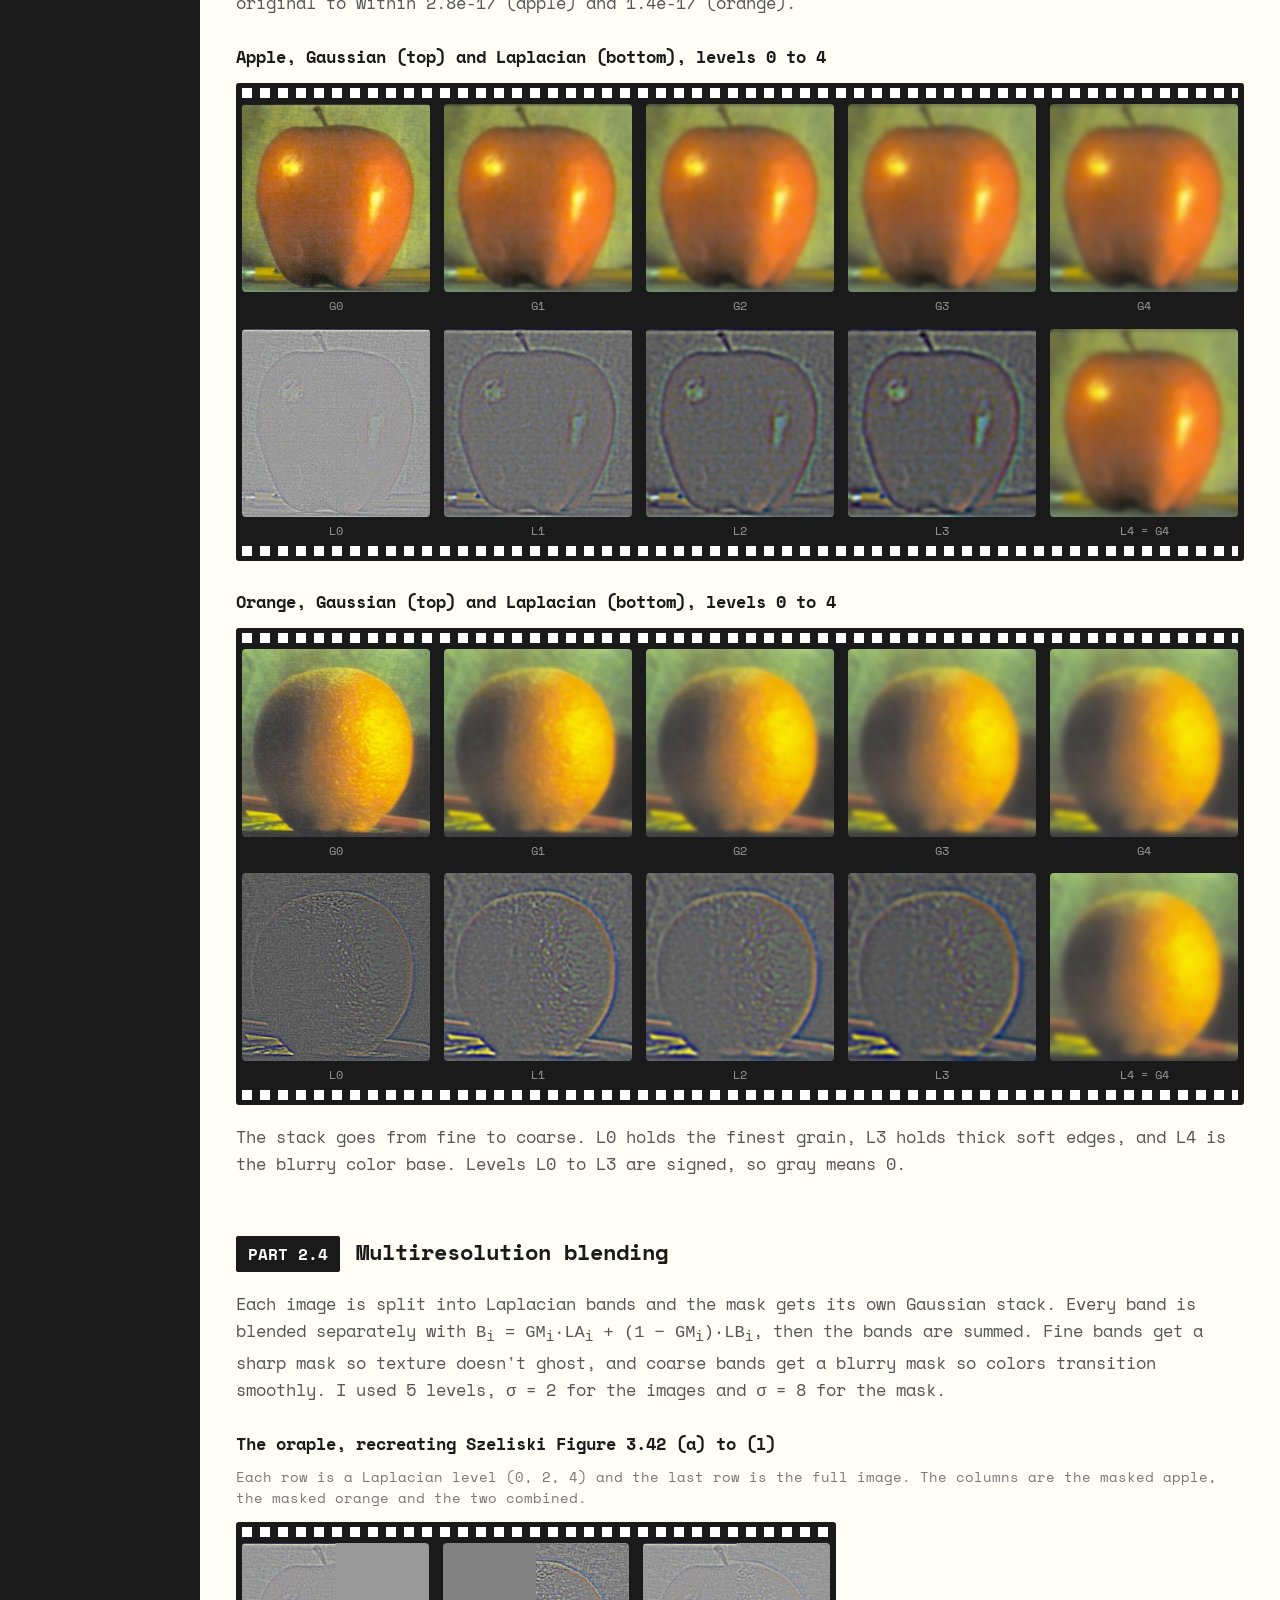
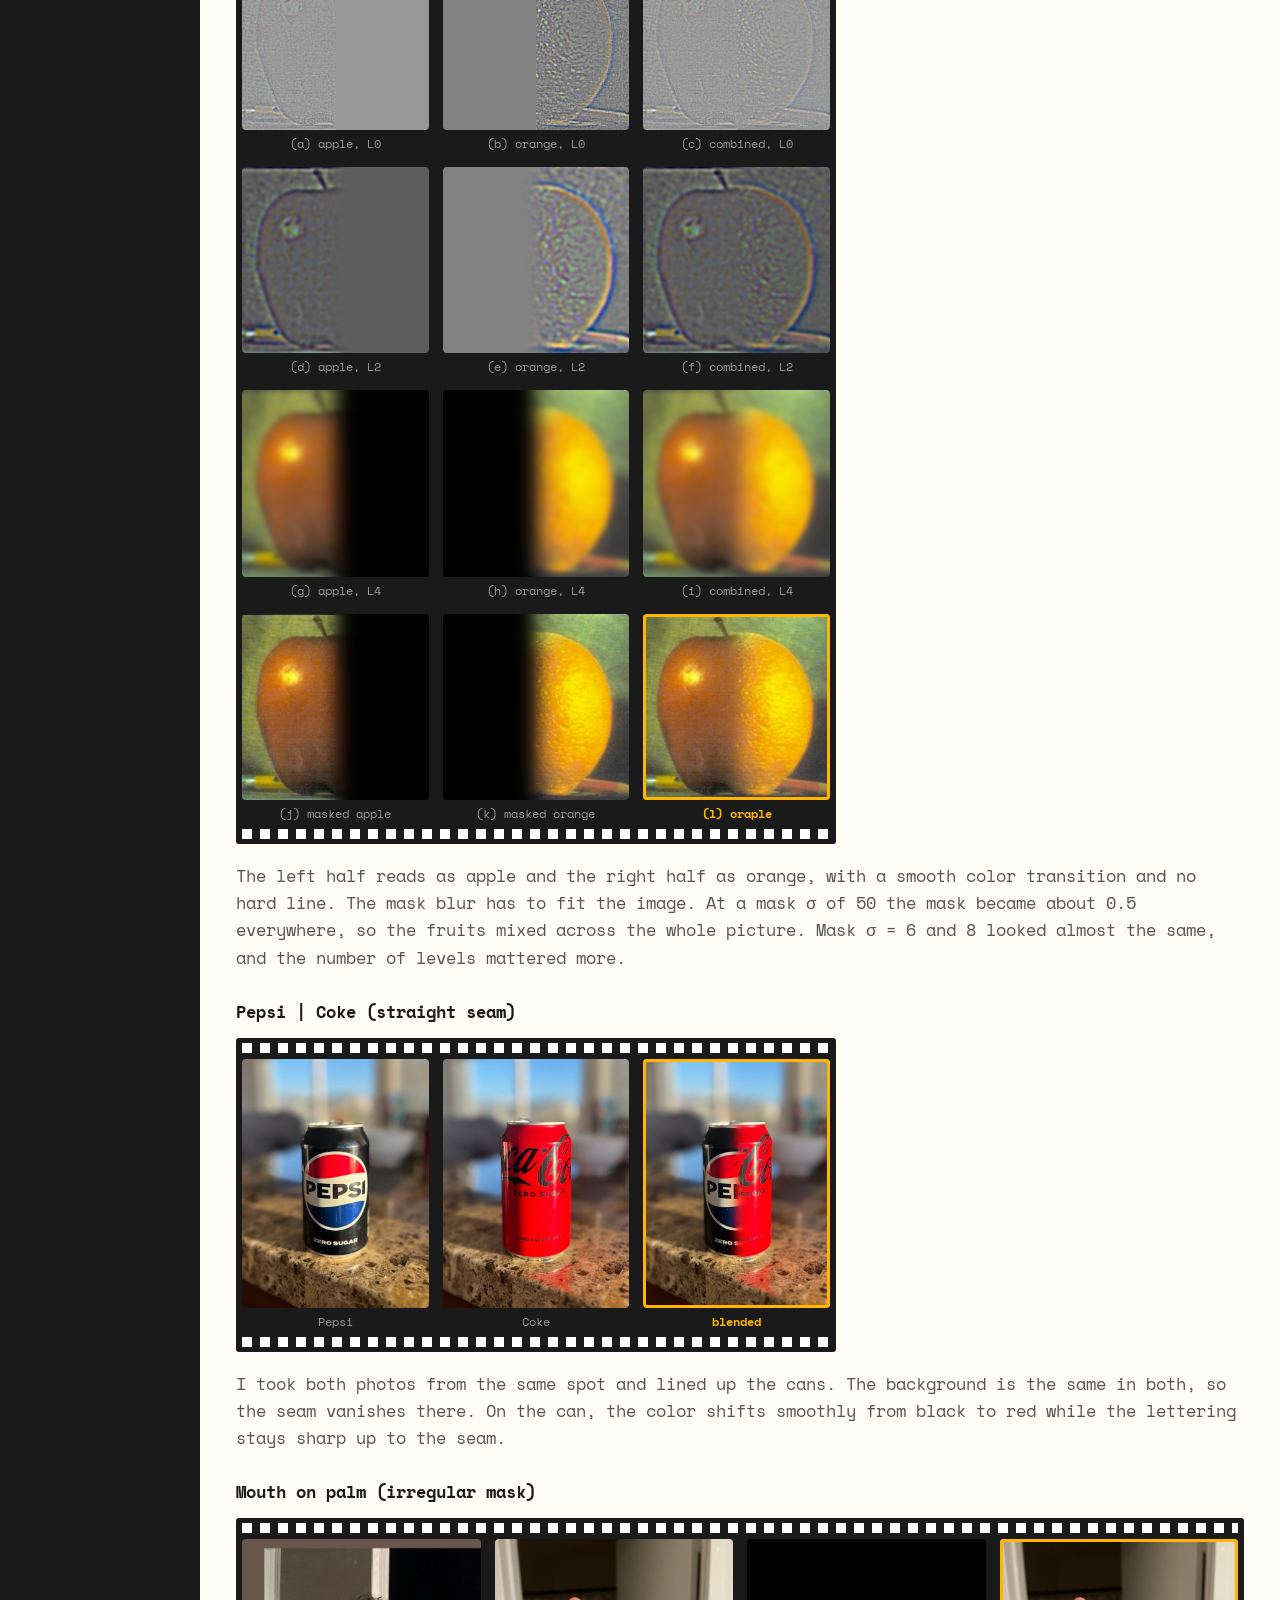
<file: projects/02/index.html>
<!DOCTYPE html>
<html lang="en">
<head>
<meta charset="UTF-8">
<meta name="viewport" content="width=device-width, initial-scale=1.0">
<title>Project 02: Fun with Filters and Frequencies</title>
<link rel="preconnect" href="https://fonts.googleapis.com">
<link href="https://fonts.googleapis.com/css2?family=Caveat:wght@500;700&family=Space+Mono:wght@400;700&display=swap" rel="stylesheet">
<link rel="stylesheet" href="../../css/site.css">
</head>
<body>
<div class="layout">

  <aside class="sidebar">
    <div class="film-bars">
      <span style="background: var(--red)"></span>
      <span style="background: var(--yellow)"></span>
      <span style="background: var(--blue)"></span>
    </div>

    <a href="../../" class="back-index">← INDEX</a>
    <div class="project-label">PROJECT 02</div>

    <nav class="section-nav">
      <a href="#part-1-1" class="active">· 1.1 convolution</a>
      <a href="#part-1-2">· 1.2 finite diff</a>
      <a href="#part-1-3">· 1.3 DoG</a>
      <a href="#part-2-1">· 2.1 sharpening</a>
      <a href="#part-2-2">· 2.2 hybrids</a>
      <a href="#part-2-3">· 2.3 stacks</a>
      <a href="#part-2-4">· 2.4 blending</a>
      <a href="#learned">· takeaway</a>
    </nav>

    <div class="next-link" style="visibility:hidden">next 03 →</div>
  </aside>

  <main class="main" style="padding:0">

    <div class="hero hero-blue">
      <div class="lens"><div class="lens-inner"></div></div>
      <div>
        <div class="hero-eyebrow">PROJECT 02</div>
        <div class="hero-title">Fun with Filters<br>and Frequencies</div>
      </div>
      <span class="hero-url">nathanjim17.github.io</span>
    </div>

    <div class="summary">
      Part 1 builds up 2D convolution from scratch, then uses it to find edges. It starts with a
      numpy-only convolution checked against <code>scipy.signal.convolve2d</code>, moves on to
      finite difference operators for image gradients, and finishes with Gaussian smoothing and
      Derivative of Gaussian (DoG) filters to get cleaner edges. Part 2 works with image
      frequencies to sharpen images, build hybrids that change with viewing distance, and blend
      images with Gaussian and Laplacian stacks.
    </div>

    <div class="body">

      <!-- ============================ 1.1 ============================ -->
      <section id="part-1-1">
        <div class="part-heading">
          <span class="part-chip">PART 1.1</span>
          <span class="part-title">Convolutions from scratch</span>
        </div>
        <p class="part-answer">
          Both versions compute a "same" convolution with zero padding, so the
          output is the same size as the input. The kernel is first flipped along both axes with
          <code>np.flip</code> (a 180&deg; rotation). That flip is what makes this convolution
          rather than correlation. The image is then padded by the kernel's radius,
          <code>(kh-1)//2</code> rows and <code>(kw-1)//2</code> columns on each side, so every
          original pixel can sit at the center of the kernel. After padding, the window for
          output pixel <code>(i, j)</code> is simply <code>padded[i:i+kh, j:j+kw]</code>. Both
          versions assume odd kernel sizes, which covers every kernel used here.
        </p>
        <pre class="code-block"><code>def pad_zeros(im, pad_h, pad_w):
    new_h = im.shape[0] + 2 * pad_h
    new_w = im.shape[1] + 2 * pad_w
    padded_im = np.zeros((new_h, new_w))
    padded_im[pad_h : pad_h + im.shape[0], pad_w : pad_w + im.shape[1]] = im
    return padded_im


def conv2d_four_loops(im, kernel):
    flipped_kernel = np.flip(kernel)
    kh, kw = kernel.shape
    pad_h = (kh - 1) // 2
    pad_w = (kw - 1) // 2
    padded_im = pad_zeros(im, pad_h, pad_w)
    out = np.zeros(im.shape)
    for i in range(im.shape[0]):
        for j in range(im.shape[1]):
            for kr in range(kh):
                for kc in range(kw):
                    out[i, j] += padded_im[i + kr, j + kc] * flipped_kernel[kr, kc]
    return out


def conv2d_two_loops(im, kernel):
    flipped_kernel = np.flip(kernel)
    kh, kw = kernel.shape
    pad_h = (kh - 1) // 2
    pad_w = (kw - 1) // 2
    padded_im = pad_zeros(im, pad_h, pad_w)
    out = np.zeros(im.shape)
    for i in range(im.shape[0]):
        for j in range(im.shape[1]):
            window = padded_im[i : i + kh, j : j + kw]
            out[i, j] = np.sum(window * flipped_kernel)
    return out


box_filter = np.ones((9, 9)) / 81      # sums to 1, so flat regions keep their brightness
D_X = np.array([[1, 0, -1]])
D_Y = D_X.T</code></pre>

        <div class="sub-heading">Results on a selfie (450&times;600, grayscale)</div>
        <div class="film-strip wide" style="margin-top:14px">
          <div class="perf"></div>
          <div class="frames even">
            <div class="result-tile"><div class="frame fit"><img src="img/selfie_gray.jpg" alt="grayscale selfie"></div><div class="result-label">original<br><b>grayscale</b></div></div>
            <div class="result-tile"><div class="frame fit"><img src="img/selfie_box9.jpg" alt="selfie blurred with 9x9 box filter"></div><div class="result-label">box filter<br><b>9&times;9</b></div></div>
            <div class="result-tile"><div class="frame fit"><img src="img/selfie_Dx.jpg" alt="selfie convolved with Dx"></div><div class="result-label">D<sub>x</sub><br><b>[1, 0, -1]</b></div></div>
            <div class="result-tile"><div class="frame fit"><img src="img/selfie_Dy.jpg" alt="selfie convolved with Dy"></div><div class="result-label">D<sub>y</sub><br><b>[1, 0, -1]<sup>T</sup></b></div></div>
          </div>
          <div class="perf"></div>
        </div>
        <p class="part-answer">
          The box filter smooths away fine detail such as the hair texture. D<sub>x</sub> responds
          to vertical edges, where brightness changes left to right, like the ceiling beams,
          vertical window frames and the sides of the face and nose. Horizontal window bars
          almost disappear. D<sub>y</sub> does the opposite and picks up horizontal edges like
          the window bars, eyebrows, eyelids, mouth and collar. The derivative images look
          embossed because they're signed. For display, 0 maps to mid-gray, positive values
          are lighter and negative values darker.
        </p>

        <div class="sub-heading">Correctness and runtime vs. scipy</div>
        <div class="table-wrap">
          <table class="data-table">
            <tr><th>Kernel</th><th>four loops</th><th>two loops</th><th>scipy</th><th>max |ours &minus; scipy|</th></tr>
            <tr><td>box 9&times;9</td><td>13.69 s</td><td>1.49 s</td><td>0.048 s</td><td>2.1e-15 / 6.7e-16</td></tr>
            <tr><td>D<sub>x</sub> 1&times;3</td><td>0.69 s</td><td>1.60 s</td><td>0.004 s</td><td>0 / 0</td></tr>
            <tr><td>D<sub>y</sub> 3&times;1</td><td>0.99 s</td><td>1.66 s</td><td>0.009 s</td><td>0 / 0</td></tr>
          </table>
        </div>
        <p class="part-caption">
          On the 450&times;600 selfie, compared against
          <code>convolve2d(mode="same", boundary="fill", fillvalue=0)</code>. Both versions also
          matched scipy to within 4e-15 on non-square random kernels (3&times;5, 7&times;3).
        </p>
        <p class="part-answer">
          Both match scipy to within floating-point rounding. For the 9&times;9 box, two loops is
          about 9&times; faster because the 81 multiply-adds run in numpy's compiled code instead
          of Python. For the 3-tap D<sub>x</sub>/D<sub>y</sub> kernels, four loops actually
          won. Two loops pays a fixed per-pixel overhead (slicing, temp array,
          <code>np.sum</code>) that costs more than 3 plain multiplies. Scipy wins everywhere
          because the whole convolution is compiled.
        </p>
        <p class="part-answer">
          Boundary handling. Zero padding treats everything outside the image as black.
          The box filter darkens the border (border mean 0.57 &rarr; 0.32), and
          D<sub>x</sub>/D<sub>y</sub> see a fake edge where the image meets the padding, about
          20&times; stronger than a typical real edge (0.66 vs. 0.033). Parts 1.2 and 1.3 avoid
          this with scipy's <code>boundary="symm"</code>, which mirrors the image instead.
        </p>
      </section>

      <!-- ============================ 1.2 ============================ -->
      <section id="part-1-2">
        <div class="part-heading">
          <span class="part-chip">PART 1.2</span>
          <span class="part-title">Finite difference operator</span>
        </div>
        <p class="part-answer">
          The cameraman image is convolved with D<sub>x</sub> and D<sub>y</sub> to get the
          partial derivatives. At each pixel, <code>(dx, dy)</code> is the gradient vector, and
          its length <code>sqrt(dx&sup2; + dy&sup2;)</code> is the gradient magnitude. That's the
          edge strength in any direction. Thresholding the magnitude
          (<code>mag &gt; t</code>) gives a binary edge image. All convolutions here use
          <code>boundary="symm"</code>.
        </p>
        <div class="film-strip wide">
          <div class="perf"></div>
          <div class="frames even">
            <div class="result-tile"><div class="frame fit"><img src="img/cameraman.png" alt="cameraman original"></div><div class="result-label">original</div></div>
            <div class="result-tile"><div class="frame fit"><img src="img/p12_cameraman_dx.png" alt="cameraman dx"></div><div class="result-label">&part;/&part;x<br><b>D<sub>x</sub></b></div></div>
            <div class="result-tile"><div class="frame fit"><img src="img/p12_cameraman_dy.png" alt="cameraman dy"></div><div class="result-label">&part;/&part;y<br><b>D<sub>y</sub></b></div></div>
            <div class="result-tile"><div class="frame fit"><img src="img/p12_cameraman_mag.png" alt="cameraman gradient magnitude"></div><div class="result-label">gradient<br><b>magnitude</b></div></div>
          </div>
          <div class="perf"></div>
        </div>

        <div class="sub-heading">Choosing the threshold</div>
        <div class="film-strip wide" style="margin-top:14px">
          <div class="perf"></div>
          <div class="frames even">
            <div class="result-tile"><div class="frame fit"><img src="img/p12_cameraman_edges_t0.15.png" alt="edges at threshold 0.15"></div><div class="result-label">t = 0.15</div></div>
            <div class="result-tile chosen"><div class="frame fit"><img src="img/p12_cameraman_edges_t0.20.png" alt="edges at threshold 0.20, chosen"></div><div class="result-label"><b>t = 0.20 (chosen)</b></div></div>
            <div class="result-tile"><div class="frame fit"><img src="img/p12_cameraman_edges_t0.25.png" alt="edges at threshold 0.25"></div><div class="result-label">t = 0.25</div></div>
          </div>
          <div class="perf"></div>
        </div>
        <div class="table-wrap">
          <table class="data-table">
            <tr><th></th><th>t = 0.15</th><th>t = 0.20</th><th>t = 0.25</th></tr>
            <tr><td>Cameraman + camera</td><td>solid, extra face/coat detail</td><td>solid</td><td>solid</td></tr>
            <tr><td>Tripod legs</td><td>continuous</td><td>continuous</td><td>mostly, small gaps</td></tr>
            <tr><td>Dome</td><td>full arc</td><td>most of the arc</td><td>right fragment only</td></tr>
            <tr><td>Horizon / building bases</td><td>clearly traced</td><td>partly</td><td>mostly gone</td></tr>
            <tr><td>Grass noise</td><td>heavy speckle, bottom third</td><td>moderate, very bottom</td><td>light</td></tr>
          </table>
        </div>
        <p class="part-answer">
          I chose t = 0.20 because it keeps the subject, tripod and most background structure
          while removing most grass noise. No threshold is perfect, because grass texture and the
          faint buildings have similar gradient magnitudes. This motivates smoothing in 1.3.
        </p>
        <p class="part-answer">
          The thin frame in the edge images comes from a 1-pixel semi-transparent border in the
          provided <code>cameraman.png</code>, not from convolution padding.
        </p>
      </section>

      <!-- ============================ 1.3 ============================ -->
      <section id="part-1-3">
        <div class="part-heading">
          <span class="part-chip">PART 1.3</span>
          <span class="part-title">Derivative of Gaussian (DoG) filter</span>
        </div>
        <p class="part-answer">
          The 9&times;9 Gaussian G is the outer product of <code>cv2.getGaussianKernel(9, 1.5)</code>
          with itself. Method 1 blurs the image with G, then runs the 1.2 pipeline.
          Method 2 builds the DoG filters G &#8859; D<sub>x</sub> and G &#8859; D<sub>y</sub>
          (<code>mode="full"</code>, zero fill, so the whole filter is kept) and convolves the
          image with each one once.
        </p>

        <div class="sub-heading">Method 1, blur then finite differences</div>
        <div class="film-strip wide" style="margin-top:14px">
          <div class="perf"></div>
          <div class="frames even">
            <div class="result-tile"><div class="frame fit"><img src="img/p13_cameraman_blur.png" alt="Gaussian blurred cameraman"></div><div class="result-label">blurred<br><b>G(9, &sigma;=1.5)</b></div></div>
            <div class="result-tile"><div class="frame fit"><img src="img/p13_cameraman_dx1.png" alt="blurred dx"></div><div class="result-label">&part;/&part;x</div></div>
            <div class="result-tile"><div class="frame fit"><img src="img/p13_cameraman_dy1.png" alt="blurred dy"></div><div class="result-label">&part;/&part;y</div></div>
            <div class="result-tile"><div class="frame fit"><img src="img/p13_cameraman_mag1.png" alt="blurred gradient magnitude"></div><div class="result-label">gradient<br><b>magnitude</b></div></div>
          </div>
          <div class="perf"></div>
        </div>

        <div class="sub-heading">Method 2, one convolution with DoG filters</div>
        <div class="film-strip" style="margin-top:14px">
          <div class="perf"></div>
          <div class="frames even">
            <div class="result-tile"><div class="frame fit pixel"><img src="img/p13_dog_x.png" alt="DoG x filter"></div><div class="result-label">DoG<sub>x</sub><br><b>G &#8859; D<sub>x</sub></b></div></div>
            <div class="result-tile"><div class="frame fit pixel"><img src="img/p13_dog_y.png" alt="DoG y filter"></div><div class="result-label">DoG<sub>y</sub><br><b>G &#8859; D<sub>y</sub></b></div></div>
            <div class="result-tile"><div class="frame fit"><img src="img/p13_cameraman_mag2.png" alt="DoG gradient magnitude"></div><div class="result-label">gradient<br><b>magnitude</b></div></div>
          </div>
          <div class="perf"></div>
        </div>
        <p class="part-answer">
          Each DoG filter looks like a smoothed <code>[1, 0, -1]</code>, with a positive (bright)
          Gaussian lobe next to a negative (dark) one.
        </p>
        <p class="part-answer">
          Convolution is associative, so (im &#8859; G) &#8859; D = im &#8859; (G &#8859; D), and
          both methods should give the same result. The table shows the largest difference
          between them.
        </p>
        <div class="table-wrap">
          <table class="data-table">
            <tr><th></th><th>interior (10 px border excluded)</th><th>whole image</th></tr>
            <tr><td>dx</td><td>7.1e-16</td><td>not measured</td></tr>
            <tr><td>dy</td><td>7.7e-16</td><td>not measured</td></tr>
            <tr><td>magnitude</td><td>7.2e-16</td><td>7.2e-16</td></tr>
          </table>
        </div>
        <p class="part-answer">
          The methods match everywhere, including the border. The only differences are
          floating-point rounding. I expected the border to differ, since Method 1 mirrors the
          image twice and Method 2 mirrors it once. But the Gaussian is symmetric, so mirroring
          before blurring or after blurring gives identical values at the edge.
        </p>

        <div class="sub-heading">Choosing the threshold</div>
        <div class="film-strip wide" style="margin-top:14px">
          <div class="perf"></div>
          <div class="frames even">
            <div class="result-tile"><div class="frame fit"><img src="img/p13_cameraman_edges_t0.05.png" alt="edges at 0.05"></div><div class="result-label">t = 0.05</div></div>
            <div class="result-tile"><div class="frame fit"><img src="img/p13_cameraman_edges_t0.06.png" alt="edges at 0.06"></div><div class="result-label">t = 0.06</div></div>
            <div class="result-tile chosen"><div class="frame fit"><img src="img/p13_cameraman_edges_t0.07.png" alt="edges at 0.07, chosen"></div><div class="result-label"><b>t = 0.07 (chosen)</b></div></div>
            <div class="result-tile"><div class="frame fit"><img src="img/p13_cameraman_edges_t0.08.png" alt="edges at 0.08"></div><div class="result-label">t = 0.08</div></div>
            <div class="result-tile"><div class="frame fit"><img src="img/p13_cameraman_edges_t0.10.png" alt="edges at 0.10"></div><div class="result-label">t = 0.10</div></div>
          </div>
          <div class="perf"></div>
        </div>
        <div class="table-wrap">
          <table class="data-table">
            <tr><th>t</th><th>Grass</th><th>Dome</th><th>Tower</th><th>Horizon</th></tr>
            <tr><td>0.05</td><td>heavy, blobby texture</td><td>full</td><td>visible</td><td>full</td></tr>
            <tr><td>0.06</td><td>light scattered speckle</td><td>nearly full arc</td><td>left edge + top</td><td>clear</td></tr>
            <tr><td>0.07</td><td>lighter speckle</td><td>most of the arc</td><td>partial</td><td>clear</td></tr>
            <tr><td>0.08</td><td>almost clean</td><td>partial</td><td>gone</td><td>partial</td></tr>
            <tr><td>0.10</td><td>clean</td><td>fragment</td><td>gone</td><td>partial</td></tr>
          </table>
        </div>
        <p class="part-answer">
          I chose t = 0.07 for the same reason as in 1.2. It keeps most of the background
          structure (dome, horizon, part of the tower) and accepts a little grass speckle. Blurring changes the magnitudes a lot, so the threshold is much lower than
          1.2's 0.20.
        </p>

        <div class="sub-heading">Finite difference vs. DoG</div>
        <div class="film-strip" style="margin-top:14px">
          <div class="perf"></div>
          <div class="frames even">
            <div class="result-tile"><div class="frame fit"><img src="img/p12_cameraman_edges_t0.20.png" alt="finite difference edges, t=0.20"></div><div class="result-label">finite difference<br><b>t = 0.20</b></div></div>
            <div class="result-tile"><div class="frame fit"><img src="img/p13_cameraman_edges_t0.07.png" alt="DoG edges, t=0.07"></div><div class="result-label">DoG<br><b>t = 0.07</b></div></div>
          </div>
          <div class="perf"></div>
        </div>
        <p class="part-answer">
          Smoothing makes the edges thicker and smoother and the grass much quieter. The
          blur squeezes the grass texture into a narrow band of low magnitudes while real
          boundaries stay strong, so a threshold can now separate them. That's why the grass
          almost vanishes between t = 0.05 and 0.08. The tradeoff is that edges are a few pixels
          wide instead of one.
        </p>
      </section>

      <!-- ============================ 2.1 ============================ -->
      <section id="part-2-1">
        <div class="part-heading">
          <span class="part-chip">PART 2.1</span>
          <span class="part-title">Image "sharpening"</span>
        </div>
        <p class="part-answer">
          A Gaussian blur keeps the low frequencies. Subtracting it from the original leaves the
          high frequencies (edges and texture), and unsharp masking adds those back scaled by &alpha;,
          <code>sharpened = im + &alpha;(im &minus; im &#8859; G)</code>. Edges gain contrast, but no new
          detail is created. I used a 9&times;9 Gaussian with &sigma; = 1.5 on each RGB channel.
        </p>
        <p class="part-answer">
          Writing the original as a convolution with an impulse e turns this into one kernel.
        </p>
        <pre class="code-block"><code>im + &alpha;(im &minus; im&#8859;G) = (1+&alpha;)&middot;(im&#8859;e) &minus; &alpha;&middot;(im&#8859;G) = im &#8859; ((1+&alpha;)&middot;e &minus; &alpha;&middot;G)</code></pre>
        <p class="part-answer">
          The kernel is a tall spike with a shallow negative Gaussian around it. It sums to 1, so
          flat areas keep their brightness, while edges get brighter on one side and darker on
          the other. It matches the two-step version to 1.1e-15.
        </p>

        <div class="sub-heading">Taj Mahal</div>
        <div class="film-strip wide" style="margin-top:14px">
          <div class="perf"></div>
          <div class="frames even">
            <div class="result-tile"><div class="frame fit"><img src="img/p21_taj.jpg" alt="Taj Mahal original"></div><div class="result-label">original</div></div>
            <div class="result-tile"><div class="frame fit"><img src="img/p21_taj_blur.png" alt="Taj Mahal blurred"></div><div class="result-label">blurred<br><b>low freq</b></div></div>
            <div class="result-tile"><div class="frame fit"><img src="img/p21_taj_high.png" alt="Taj Mahal high frequencies"></div><div class="result-label">original &minus; blurred<br><b>high freq</b></div></div>
            <div class="result-tile"><div class="frame fit"><img src="img/p21_taj_a1.png" alt="Taj Mahal sharpened, alpha 1"></div><div class="result-label">sharpened<br><b>&alpha; = 1</b></div></div>
            <div class="result-tile"><div class="frame fit pixel"><img src="img/p21_kernel.png" alt="unsharp mask kernel"></div><div class="result-label">kernel<br><b>&alpha; = 1</b></div></div>
          </div>
          <div class="perf"></div>
        </div>

        <div class="sub-heading">Varying the sharpening amount</div>
        <div class="film-strip wide" style="margin-top:14px">
          <div class="perf"></div>
          <div class="frames even">
            <div class="result-tile"><div class="frame fit"><img src="img/p21_taj_a0.5.png" alt="alpha 0.5"></div><div class="result-label">&alpha; = 0.5</div></div>
            <div class="result-tile"><div class="frame fit"><img src="img/p21_taj_a1.png" alt="alpha 1"></div><div class="result-label">&alpha; = 1</div></div>
            <div class="result-tile"><div class="frame fit"><img src="img/p21_taj_a2.png" alt="alpha 2"></div><div class="result-label">&alpha; = 2</div></div>
            <div class="result-tile"><div class="frame fit"><img src="img/p21_taj_a4.png" alt="alpha 4"></div><div class="result-label">&alpha; = 4</div></div>
          </div>
          <div class="perf"></div>
        </div>
        <p class="part-answer">
          At &alpha; = 1 the dome, carvings and trees look crisper without looking processed. At
          &alpha; = 4 it's over-sharpened, with dark halos around the dome, light halos around the
          trees, and amplified JPEG artifacts, since those are high frequencies too.
        </p>

        <div class="sub-heading">My own image, Asakusa at night</div>
        <div class="film-strip wide" style="margin-top:14px">
          <div class="perf"></div>
          <div class="frames even">
            <div class="result-tile"><div class="frame fit"><img src="img/p21_asakusa.jpg" alt="Asakusa original"></div><div class="result-label">original</div></div>
            <div class="result-tile"><div class="frame fit"><img src="img/p21_asakusa_blur.jpg" alt="Asakusa blurred"></div><div class="result-label">blurred</div></div>
            <div class="result-tile"><div class="frame fit"><img src="img/p21_asakusa_high.jpg" alt="Asakusa high frequencies"></div><div class="result-label">high freq</div></div>
            <div class="result-tile"><div class="frame fit"><img src="img/p21_asakusa_a1.jpg" alt="Asakusa alpha 1"></div><div class="result-label">&alpha; = 1</div></div>
            <div class="result-tile"><div class="frame fit"><img src="img/p21_asakusa_a2.jpg" alt="Asakusa alpha 2"></div><div class="result-label">&alpha; = 2</div></div>
            <div class="result-tile"><div class="frame fit"><img src="img/p21_asakusa_a4.jpg" alt="Asakusa alpha 4"></div><div class="result-label">&alpha; = 4</div></div>
          </div>
          <div class="perf"></div>
        </div>
        <p class="part-answer">
          This photo is soft from digital zoom, which behaves like a Gaussian blur, so the balcony
          lines and signs get noticeably crisper. Higher &alpha; adds halos around the lights and grain
          in the sky. The foreground leaves stay soft because their blur is much wider than the
          filter, so there's little high frequency left to boost.
        </p>

        <div class="sub-heading">Blur a sharp image, then sharpen it</div>
        <div class="film-strip wide" style="margin-top:14px">
          <div class="perf"></div>
          <div class="frames even">
            <div class="result-tile"><div class="frame fit"><img src="img/p21_bridge.jpg" alt="bridge original"></div><div class="result-label">original</div></div>
            <div class="result-tile"><div class="frame fit"><img src="img/p21_bridge_blur.jpg" alt="bridge blurred"></div><div class="result-label">blurred</div></div>
            <div class="result-tile"><div class="frame fit"><img src="img/p21_bridge_a1.jpg" alt="bridge re-sharpened alpha 1"></div><div class="result-label">re-sharpened<br><b>&alpha; = 1</b></div></div>
            <div class="result-tile"><div class="frame fit"><img src="img/p21_bridge_a2.jpg" alt="bridge re-sharpened alpha 2"></div><div class="result-label">re-sharpened<br><b>&alpha; = 2</b></div></div>
            <div class="result-tile"><div class="frame fit"><img src="img/p21_bridge_a4.jpg" alt="bridge re-sharpened alpha 4"></div><div class="result-label">re-sharpened<br><b>&alpha; = 4</b></div></div>
          </div>
          <div class="perf"></div>
        </div>
        <p class="part-answer">
          The blur wipes out the thin cables. Sharpening brings back the towers and thicker
          cables, but even at &alpha; = 4 the thinnest cables don't return. Sharpening can only boost
          frequencies that survived the blur, so it looks sharper but not like the original.
        </p>
      </section>

      <!-- ============================ 2.2 ============================ -->
      <section id="part-2-2">
        <div class="part-heading">
          <span class="part-chip">PART 2.2</span>
          <span class="part-title">Hybrid images</span>
        </div>
        <p class="part-answer">
          Up close we see fine detail, but from far away only coarse shapes survive. A hybrid adds
          the high frequencies of one image (<code>im1 &minus; G<sub>&sigma;1</sub> &#8859; im1</code>) to the
          low frequencies of another (<code>G<sub>&sigma;2</sub> &#8859; im2</code>), after aligning them with
          the starter code. A Gaussian with spatial &sigma; cuts off around 1/(2&pi;&sigma;) cycles per
          pixel, so &sigma; = 3 keeps detail above about 0.05 cycles/px and &sigma; = 6 keeps content
          below about 0.03 cycles/px.
        </p>

        <div class="sub-heading">Derek + Nutmeg (full process)</div>
        <div class="film-strip wide" style="margin-top:14px">
          <div class="perf"></div>
          <div class="frames even">
            <div class="result-tile"><div class="frame fit"><img src="img/p22_derek_nutmeg_im1_aligned.png" alt="Derek aligned"></div><div class="result-label">Derek, aligned<br><b>high freq source</b></div></div>
            <div class="result-tile"><div class="frame fit"><img src="img/p22_derek_nutmeg_im2_aligned.png" alt="Nutmeg aligned"></div><div class="result-label">Nutmeg, aligned<br><b>low freq source</b></div></div>
            <div class="result-tile"><div class="frame fit"><img src="img/p22_derek_nutmeg_high.png" alt="Derek high-pass"></div><div class="result-label">high-pass<br><b>&sigma; = 3</b></div></div>
            <div class="result-tile"><div class="frame fit"><img src="img/p22_derek_nutmeg_low.png" alt="Nutmeg low-pass"></div><div class="result-label">low-pass<br><b>&sigma; = 6</b></div></div>
            <div class="result-tile"><div class="frame fit"><img src="img/p22_derek_nutmeg_hybrid.png" alt="Derek Nutmeg hybrid"></div><div class="result-label">hybrid</div></div>
          </div>
          <div class="perf"></div>
        </div>
        <div class="film-strip wide" style="margin-top:14px">
          <div class="perf"></div>
          <div class="frames even">
            <div class="result-tile"><div class="frame fit"><img src="img/p22_derek_nutmeg_log_fft_im1.png" alt="FFT of Derek"></div><div class="result-label">FFT<br><b>Derek</b></div></div>
            <div class="result-tile"><div class="frame fit"><img src="img/p22_derek_nutmeg_log_fft_im2.png" alt="FFT of Nutmeg"></div><div class="result-label">FFT<br><b>Nutmeg</b></div></div>
            <div class="result-tile"><div class="frame fit"><img src="img/p22_derek_nutmeg_log_fft_high.png" alt="FFT of high-pass"></div><div class="result-label">FFT<br><b>high-pass</b></div></div>
            <div class="result-tile"><div class="frame fit"><img src="img/p22_derek_nutmeg_log_fft_low.png" alt="FFT of low-pass"></div><div class="result-label">FFT<br><b>low-pass</b></div></div>
            <div class="result-tile"><div class="frame fit"><img src="img/p22_derek_nutmeg_log_fft_hybrid.png" alt="FFT of hybrid"></div><div class="result-label">FFT<br><b>hybrid</b></div></div>
          </div>
          <div class="perf"></div>
        </div>
        <p class="part-answer">
          In each FFT, the center is the lowest frequency and farther out is higher. The low-pass
          keeps only the center, the high-pass keeps everything but the center, and the hybrid's
          spectrum is Nutmeg's center plus Derek's outer region. The + cross comes from the FFT
          treating the image as repeating, which is normal.
        </p>
        <p class="part-answer">
          At &sigma; = 5 and 10, Derek's whole face came through and the cat was faint. Using 3 left
          Derek mostly as edges, and 6 for Nutmeg made the cat readable from far away. Alignment
          rotated Derek about 40&deg;, which added black corners that showed up as fake edges, so I
          cropped both images to the area with real content before filtering.
        </p>

        <div class="sub-heading">Hybrids from up close and from far away</div>
        <p class="part-caption">Each hybrid is shown large (up close) and small (roughly what you see from across the room).</p>
        <div class="distance-row">
          <figure><img src="img/p22_derek_nutmeg_hybrid.png" alt="Derek Nutmeg hybrid, large" style="width:300px"><figcaption>Derek + Nutmeg, close</figcaption></figure>
          <figure><img src="img/p22_derek_nutmeg_hybrid.png" alt="Derek Nutmeg hybrid, small" style="width:60px"><figcaption>far</figcaption></figure>
        </div>

        <div class="film-strip" style="margin-top:22px">
          <div class="perf"></div>
          <div class="frames even">
            <div class="result-tile"><div class="frame fit"><img src="img/p22_dog_me_im1_aligned.png" alt="my dog"></div><div class="result-label">my dog<br><b>high, &sigma; = 2</b></div></div>
            <div class="result-tile"><div class="frame fit"><img src="img/p22_dog_me_im2_aligned.png" alt="me"></div><div class="result-label">me<br><b>low, &sigma; = 6</b></div></div>
          </div>
          <div class="perf"></div>
        </div>
        <div class="distance-row">
          <figure><img src="img/p22_dog_me_hybrid.png" alt="dog and me hybrid, large" style="width:283px"><figcaption>dog + me, close</figcaption></figure>
          <figure><img src="img/p22_dog_me_hybrid.png" alt="dog and me hybrid, small" style="width:57px"><figcaption>far</figcaption></figure>
        </div>
        <p class="part-answer">
          My dog's fur is high-contrast everywhere, so at equal weights it drowned me out. Using
          &sigma; = 2 and scaling its high-pass by 0.6 fixed that. Up close you see the dog's eyes,
          nose and tongue, and from far away you see my face, hair and jacket.
        </p>

        <div class="film-strip" style="margin-top:22px">
          <div class="perf"></div>
          <div class="frames even">
            <div class="result-tile"><div class="frame fit"><img src="img/p22_ball_pizza_im1_aligned.png" alt="basketball"></div><div class="result-label">basketball<br><b>high, &sigma; = 3</b></div></div>
            <div class="result-tile"><div class="frame fit"><img src="img/p22_ball_pizza_im2_aligned.png" alt="pizza"></div><div class="result-label">pizza<br><b>low, &sigma; = 6</b></div></div>
          </div>
          <div class="perf"></div>
        </div>
        <div class="distance-row">
          <figure><img src="img/p22_ball_pizza_hybrid.png" alt="basketball pizza hybrid, large" style="width:300px"><figcaption>basketball + pizza, close</figcaption></figure>
          <figure><img src="img/p22_ball_pizza_hybrid.png" alt="basketball pizza hybrid, small" style="width:60px"><figcaption>far</figcaption></figure>
        </div>
        <p class="part-answer">
          I first had the pizza as the high frequencies, and the ball's lettering showed up as
          dark smudges over the pepperoni. A basketball is recognized by its edges (seams and
          lettering) and a pizza by its color blobs, so I swapped them. Now it's a basketball up
          close and a pizza from far away.
        </p>
      </section>

      <!-- ============================ 2.3 ============================ -->
      <section id="part-2-3">
        <div class="part-heading">
          <span class="part-chip">PART 2.3</span>
          <span class="part-title">Gaussian and Laplacian stacks</span>
        </div>
        <p class="part-answer">
          A stack is a pyramid without downsampling, so every level is full size. Each Gaussian
          level blurs the previous one with &sigma; = 2. Each Laplacian level is the difference
          <code>L<sub>i</sub> = G<sub>i</sub> &minus; G<sub>i+1</sub></code>, one band of frequencies, and the
          last level is the final Gaussian. Summing the Laplacian stack gives back the original to
          within 2.8e-17 (apple) and 1.4e-17 (orange).
        </p>
        <div class="sub-heading">Apple, Gaussian (top) and Laplacian (bottom), levels 0 to 4</div>
        <div class="film-strip wide" style="margin-top:14px">
          <div class="perf"></div>
          <div class="frames cols-5">
            <div class="result-tile"><div class="frame fit"><img src="img/p23_apple_gaussian_0.png" alt="apple gaussian 0"></div><div class="result-label">G0</div></div>
            <div class="result-tile"><div class="frame fit"><img src="img/p23_apple_gaussian_1.png" alt="apple gaussian 1"></div><div class="result-label">G1</div></div>
            <div class="result-tile"><div class="frame fit"><img src="img/p23_apple_gaussian_2.png" alt="apple gaussian 2"></div><div class="result-label">G2</div></div>
            <div class="result-tile"><div class="frame fit"><img src="img/p23_apple_gaussian_3.png" alt="apple gaussian 3"></div><div class="result-label">G3</div></div>
            <div class="result-tile"><div class="frame fit"><img src="img/p23_apple_gaussian_4.png" alt="apple gaussian 4"></div><div class="result-label">G4</div></div>
            <div class="result-tile"><div class="frame fit"><img src="img/p23_apple_laplacian_0.png" alt="apple laplacian 0"></div><div class="result-label">L0</div></div>
            <div class="result-tile"><div class="frame fit"><img src="img/p23_apple_laplacian_1.png" alt="apple laplacian 1"></div><div class="result-label">L1</div></div>
            <div class="result-tile"><div class="frame fit"><img src="img/p23_apple_laplacian_2.png" alt="apple laplacian 2"></div><div class="result-label">L2</div></div>
            <div class="result-tile"><div class="frame fit"><img src="img/p23_apple_laplacian_3.png" alt="apple laplacian 3"></div><div class="result-label">L3</div></div>
            <div class="result-tile"><div class="frame fit"><img src="img/p23_apple_laplacian_4.png" alt="apple laplacian 4"></div><div class="result-label">L4 = G4</div></div>
          </div>
          <div class="perf"></div>
        </div>
        <div class="sub-heading">Orange, Gaussian (top) and Laplacian (bottom), levels 0 to 4</div>
        <div class="film-strip wide" style="margin-top:14px">
          <div class="perf"></div>
          <div class="frames cols-5">
            <div class="result-tile"><div class="frame fit"><img src="img/p23_orange_gaussian_0.png" alt="orange gaussian 0"></div><div class="result-label">G0</div></div>
            <div class="result-tile"><div class="frame fit"><img src="img/p23_orange_gaussian_1.png" alt="orange gaussian 1"></div><div class="result-label">G1</div></div>
            <div class="result-tile"><div class="frame fit"><img src="img/p23_orange_gaussian_2.png" alt="orange gaussian 2"></div><div class="result-label">G2</div></div>
            <div class="result-tile"><div class="frame fit"><img src="img/p23_orange_gaussian_3.png" alt="orange gaussian 3"></div><div class="result-label">G3</div></div>
            <div class="result-tile"><div class="frame fit"><img src="img/p23_orange_gaussian_4.png" alt="orange gaussian 4"></div><div class="result-label">G4</div></div>
            <div class="result-tile"><div class="frame fit"><img src="img/p23_orange_laplacian_0.png" alt="orange laplacian 0"></div><div class="result-label">L0</div></div>
            <div class="result-tile"><div class="frame fit"><img src="img/p23_orange_laplacian_1.png" alt="orange laplacian 1"></div><div class="result-label">L1</div></div>
            <div class="result-tile"><div class="frame fit"><img src="img/p23_orange_laplacian_2.png" alt="orange laplacian 2"></div><div class="result-label">L2</div></div>
            <div class="result-tile"><div class="frame fit"><img src="img/p23_orange_laplacian_3.png" alt="orange laplacian 3"></div><div class="result-label">L3</div></div>
            <div class="result-tile"><div class="frame fit"><img src="img/p23_orange_laplacian_4.png" alt="orange laplacian 4"></div><div class="result-label">L4 = G4</div></div>
          </div>
          <div class="perf"></div>
        </div>
        <p class="part-answer">
          The stack goes from fine to coarse. L0 holds the finest grain, L3 holds thick soft edges,
          and L4 is the blurry color base. Levels L0 to L3 are signed, so gray means 0.
        </p>
      </section>

      <!-- ============================ 2.4 ============================ -->
      <section id="part-2-4">
        <div class="part-heading">
          <span class="part-chip">PART 2.4</span>
          <span class="part-title">Multiresolution blending</span>
        </div>
        <p class="part-answer">
          Each image is split into Laplacian bands and the mask gets its own Gaussian stack. Every
          band is blended separately with
          <code>B<sub>i</sub> = GM<sub>i</sub>&middot;LA<sub>i</sub> + (1 &minus; GM<sub>i</sub>)&middot;LB<sub>i</sub></code>,
          then the bands are summed. Fine bands get a sharp mask so texture doesn't ghost, and
          coarse bands get a blurry mask so colors transition smoothly. I used 5 levels, &sigma; = 2
          for the images and &sigma; = 8 for the mask.
        </p>

        <div class="sub-heading">The oraple, recreating Szeliski Figure 3.42 (a) to (l)</div>
        <p class="part-caption">Each row is a Laplacian level (0, 2, 4) and the last row is the full image. The columns are the masked apple, the masked orange and the two combined.</p>
        <div class="film-strip" style="margin-top:14px">
          <div class="perf"></div>
          <div class="frames cols-3">
            <div class="result-tile"><div class="frame fit"><img src="img/p24_fig3_42_apple_0.png" alt="(a) apple level 0"></div><div class="result-label">(a) apple, L0</div></div>
            <div class="result-tile"><div class="frame fit"><img src="img/p24_fig3_42_orange_0.png" alt="(b) orange level 0"></div><div class="result-label">(b) orange, L0</div></div>
            <div class="result-tile"><div class="frame fit"><img src="img/p24_fig3_42_sum_0.png" alt="(c) combined level 0"></div><div class="result-label">(c) combined, L0</div></div>
            <div class="result-tile"><div class="frame fit"><img src="img/p24_fig3_42_apple_2.png" alt="(d) apple level 2"></div><div class="result-label">(d) apple, L2</div></div>
            <div class="result-tile"><div class="frame fit"><img src="img/p24_fig3_42_orange_2.png" alt="(e) orange level 2"></div><div class="result-label">(e) orange, L2</div></div>
            <div class="result-tile"><div class="frame fit"><img src="img/p24_fig3_42_sum_2.png" alt="(f) combined level 2"></div><div class="result-label">(f) combined, L2</div></div>
            <div class="result-tile"><div class="frame fit"><img src="img/p24_fig3_42_apple_4.png" alt="(g) apple level 4"></div><div class="result-label">(g) apple, L4</div></div>
            <div class="result-tile"><div class="frame fit"><img src="img/p24_fig3_42_orange_4.png" alt="(h) orange level 4"></div><div class="result-label">(h) orange, L4</div></div>
            <div class="result-tile"><div class="frame fit"><img src="img/p24_fig3_42_sum_4.png" alt="(i) combined level 4"></div><div class="result-label">(i) combined, L4</div></div>
            <div class="result-tile"><div class="frame fit"><img src="img/p24_fig3_42_masked_apple.png" alt="(j) masked apple"></div><div class="result-label">(j) masked apple</div></div>
            <div class="result-tile"><div class="frame fit"><img src="img/p24_fig3_42_masked_orange.png" alt="(k) masked orange"></div><div class="result-label">(k) masked orange</div></div>
            <div class="result-tile chosen"><div class="frame fit"><img src="img/p24_oraple.png" alt="(l) oraple"></div><div class="result-label"><b>(l) oraple</b></div></div>
          </div>
          <div class="perf"></div>
        </div>
        <p class="part-answer">
          The left half reads as apple and the right half as orange, with a smooth color
          transition and no hard line. The mask blur has to fit the image. At a mask &sigma; of 50 the
          mask became about 0.5 everywhere, so the fruits mixed across the whole picture. Mask
          &sigma; = 6 and 8 looked almost the same, and the number of levels mattered more.
        </p>

        <div class="sub-heading">Pepsi | Coke (straight seam)</div>
        <div class="film-strip" style="margin-top:14px">
          <div class="perf"></div>
          <div class="frames cols-3">
            <div class="result-tile"><div class="frame fit"><img src="img/p24_pepsi.jpg" alt="Pepsi can"></div><div class="result-label">Pepsi</div></div>
            <div class="result-tile"><div class="frame fit"><img src="img/p24_coke.jpg" alt="Coke can"></div><div class="result-label">Coke</div></div>
            <div class="result-tile chosen"><div class="frame fit"><img src="img/p24_pepsi_coke.jpg" alt="Pepsi Coke blend"></div><div class="result-label"><b>blended</b></div></div>
          </div>
          <div class="perf"></div>
        </div>
        <p class="part-answer">
          I took both photos from the same spot and lined up the cans. The background is the same
          in both, so the seam vanishes there. On the can, the color shifts smoothly from black
          to red while the lettering stays sharp up to the seam.
        </p>

        <div class="sub-heading">Mouth on palm (irregular mask)</div>
        <div class="film-strip wide" style="margin-top:14px">
          <div class="perf"></div>
          <div class="frames even">
            <div class="result-tile"><div class="frame fit"><img src="img/p24_mouth.jpg" alt="face photo moved so the mouth lines up with the palm"></div><div class="result-label">mouth, aligned</div></div>
            <div class="result-tile"><div class="frame fit"><img src="img/p24_hand.jpg" alt="open palm"></div><div class="result-label">hand</div></div>
            <div class="result-tile"><div class="frame fit"><img src="img/p24_hand_mouth_mask.png" alt="ellipse mask around the lips"></div><div class="result-label">mask</div></div>
            <div class="result-tile chosen"><div class="frame fit"><img src="img/p24_mouth_hand.jpg" alt="mouth blended onto palm"></div><div class="result-label"><b>blended</b></div></div>
          </div>
          <div class="perf"></div>
        </div>
        <p class="part-answer">
          This is my take on the eye-in-palm example from Burt and Adelson. I moved the face photo
          so my lips sit in the middle of my palm and used an ellipse around the lips as the mask.
          The edge of the ellipse disappears and my face's warmer skin fades into my hand. The
          only giveaway is a few stubble dots at the corners, since fine texture near the mask
          edge survives.
        </p>
      </section>

      <!-- ============================ Learned ============================ -->
      <section id="learned">
        <div class="part-heading">
          <span class="part-chip">TAKEAWAY</span>
          <span class="part-title">The most important thing I learned</span>
        </div>
        <p class="part-answer">
          The most important thing I learned is that an image can be split into high and low
          frequencies, and that each one can be used on its own to enhance and represent edges
          and features. Separating the two with a Gaussian blur is what let me find cleaner edges,
          sharpen images, build hybrids and blend images without visible seams.
        </p>
      </section>

    </div>

    <div class="page-footer">
      <a href="../01/">← PREV</a>
      <a href="../03/">NEXT: PROJECT 03 →</a>
    </div>

  </main>

</div>

<script>
  const links = document.querySelectorAll('.section-nav a');
  const sections = [...links].map(a => document.querySelector(a.getAttribute('href')));
  const observer = new IntersectionObserver((entries) => {
    entries.forEach(entry => {
      if (entry.isIntersecting) {
        const id = '#' + entry.target.id;
        links.forEach(a => a.classList.toggle('active', a.getAttribute('href') === id));
      }
    });
  }, { rootMargin: '-40% 0px -50% 0px' });
  sections.forEach(s => s && observer.observe(s));
</script>
</body>
</html>
</file>
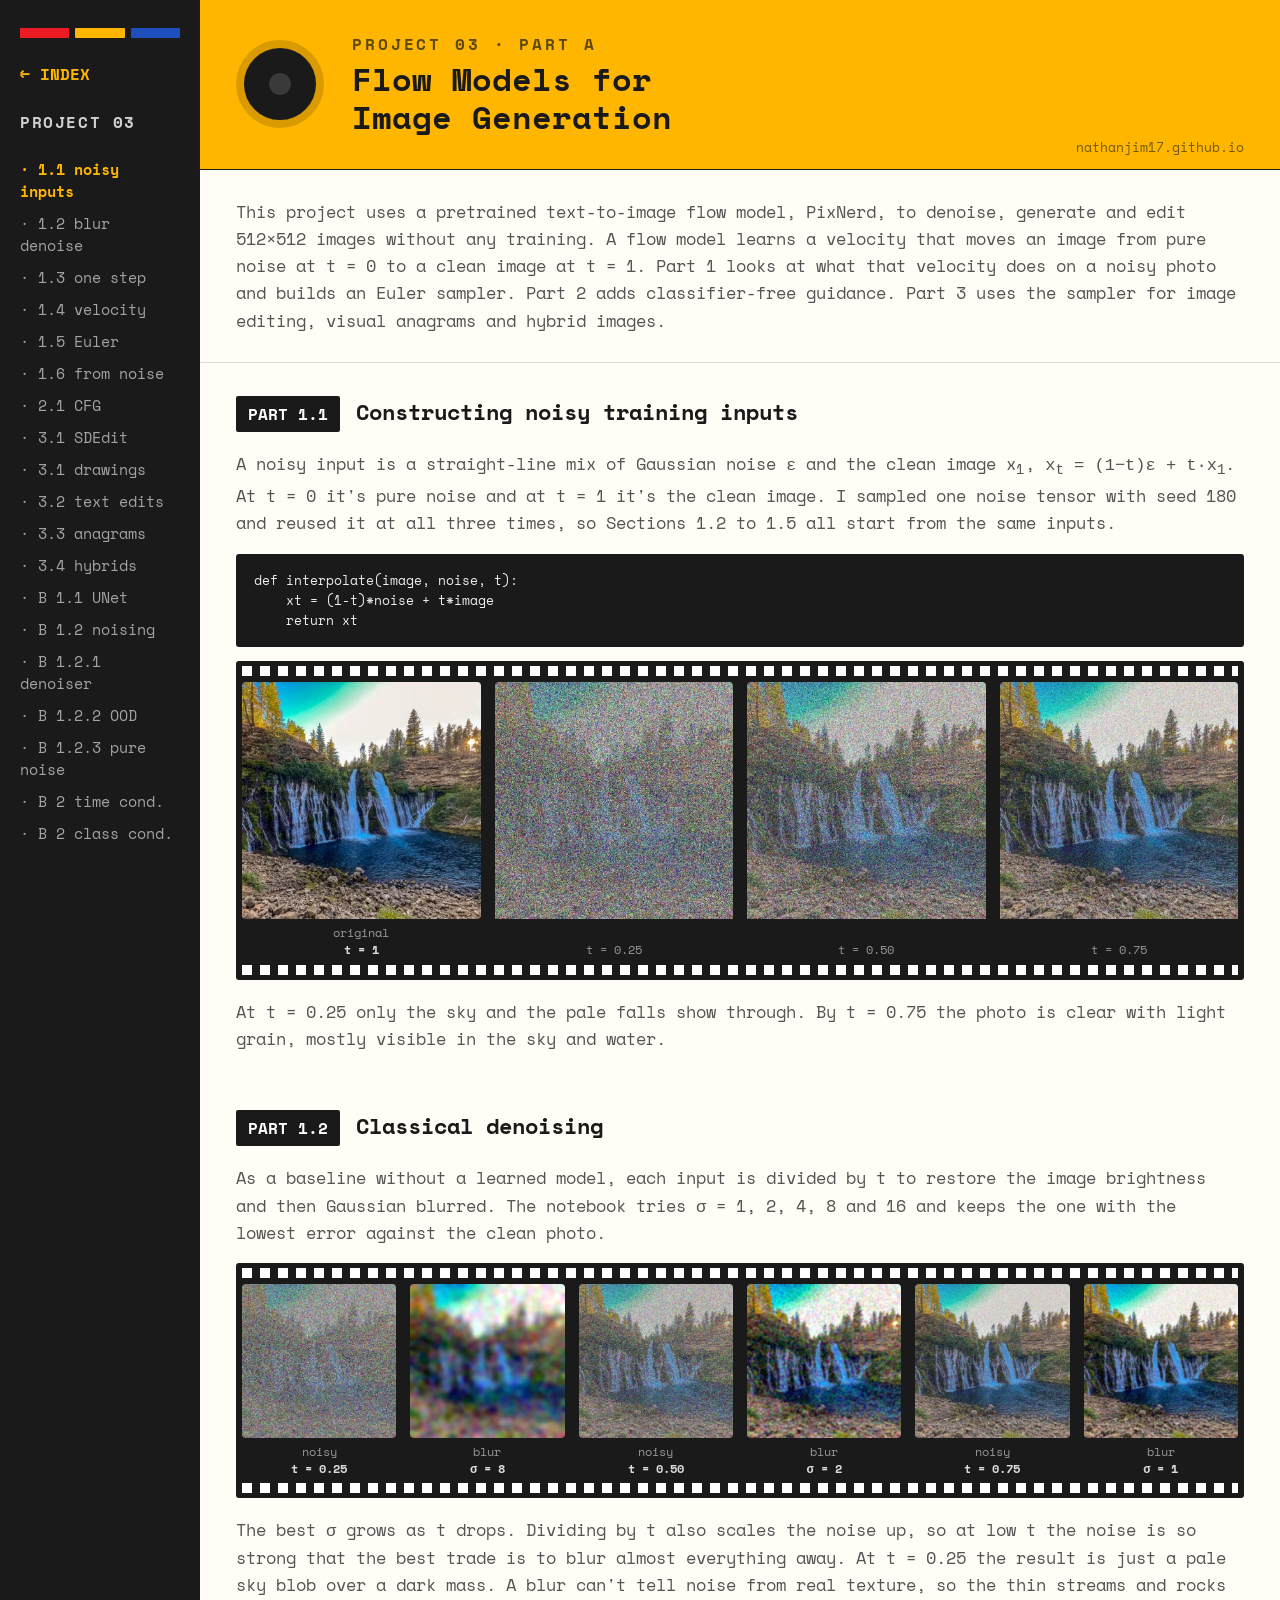
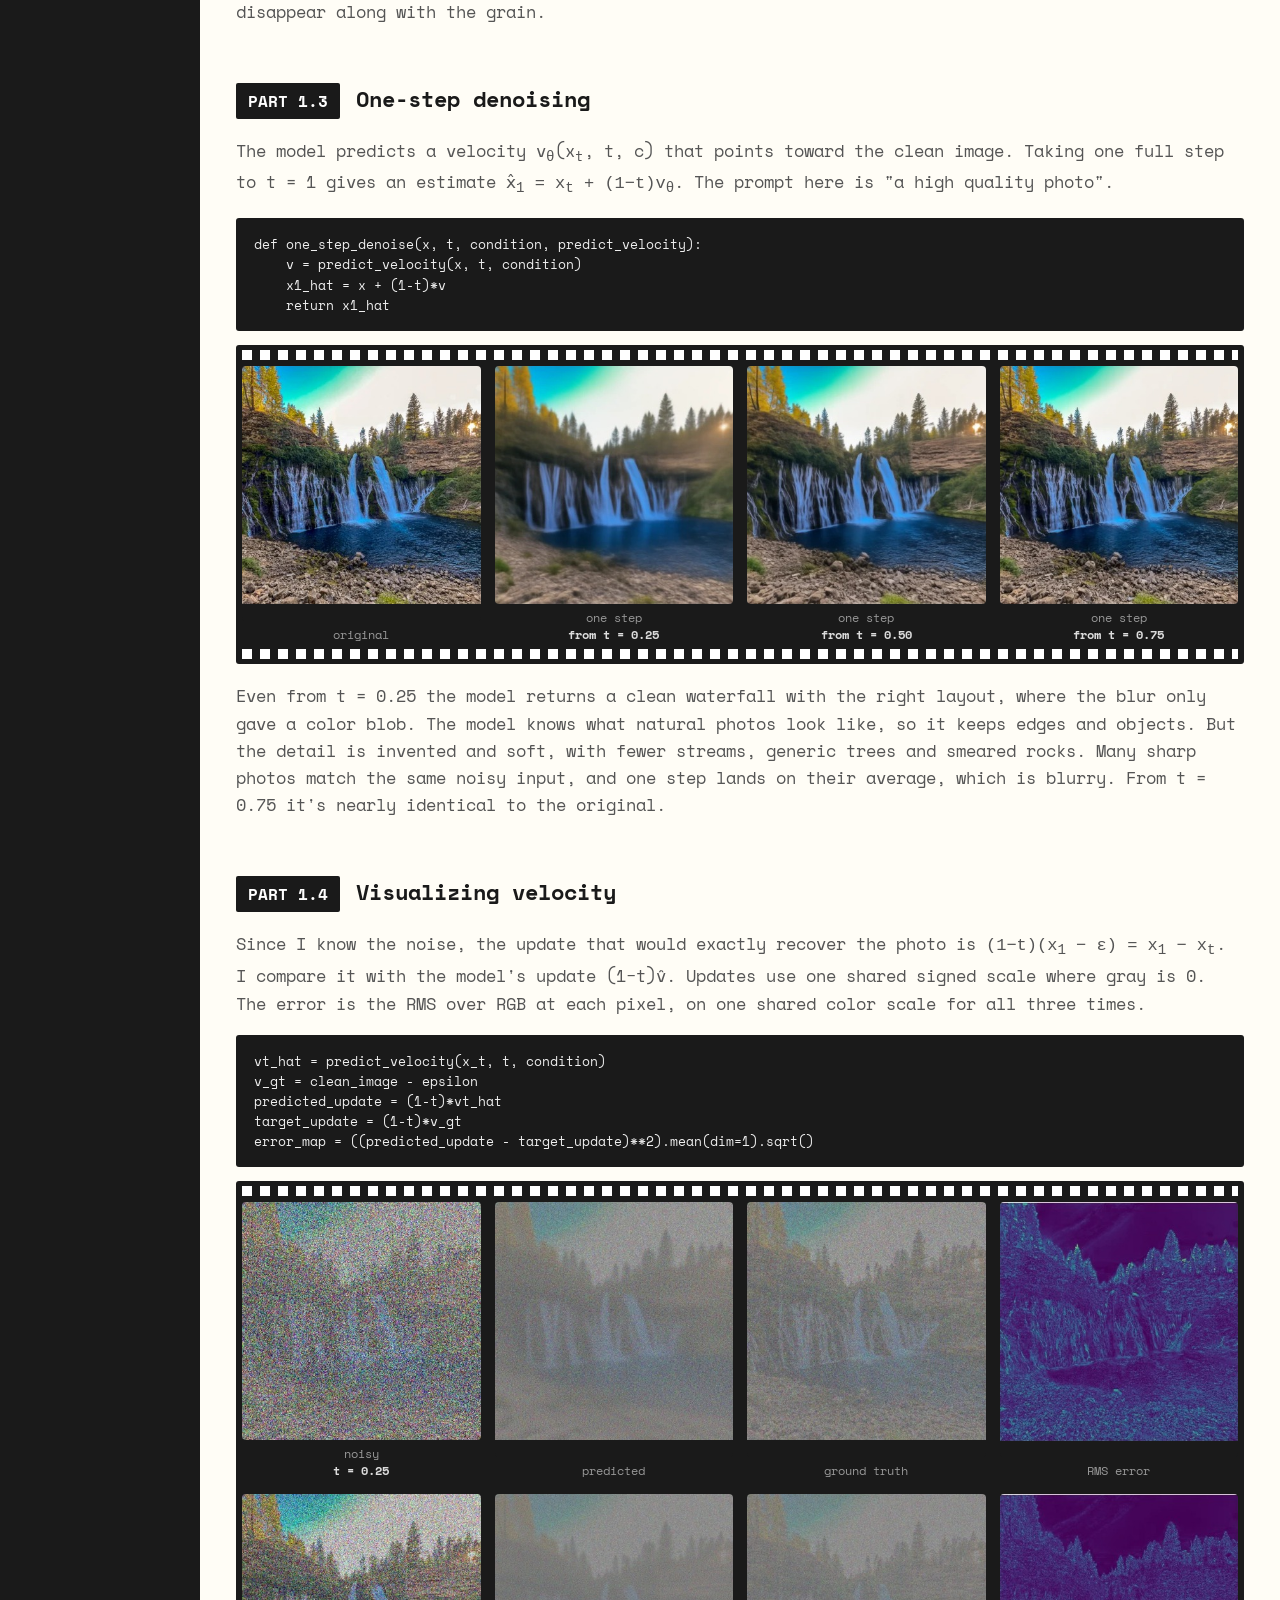
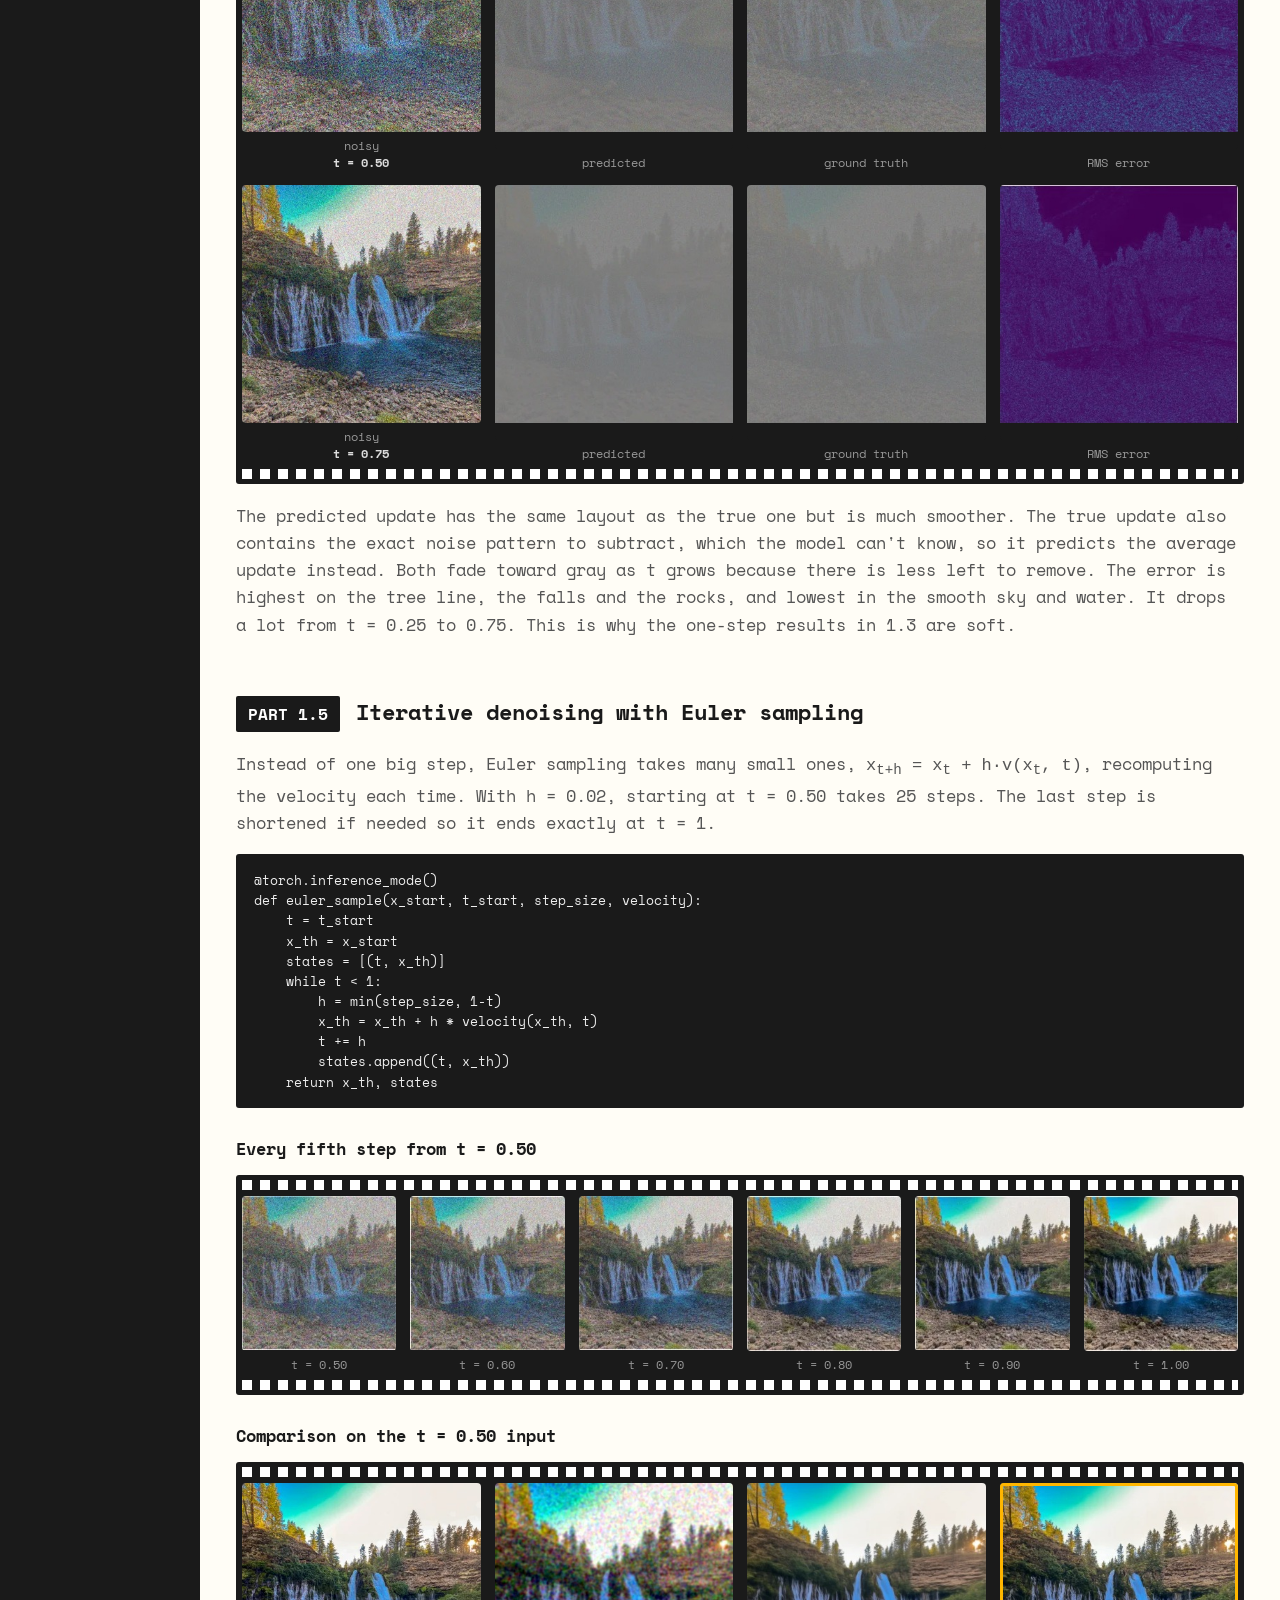
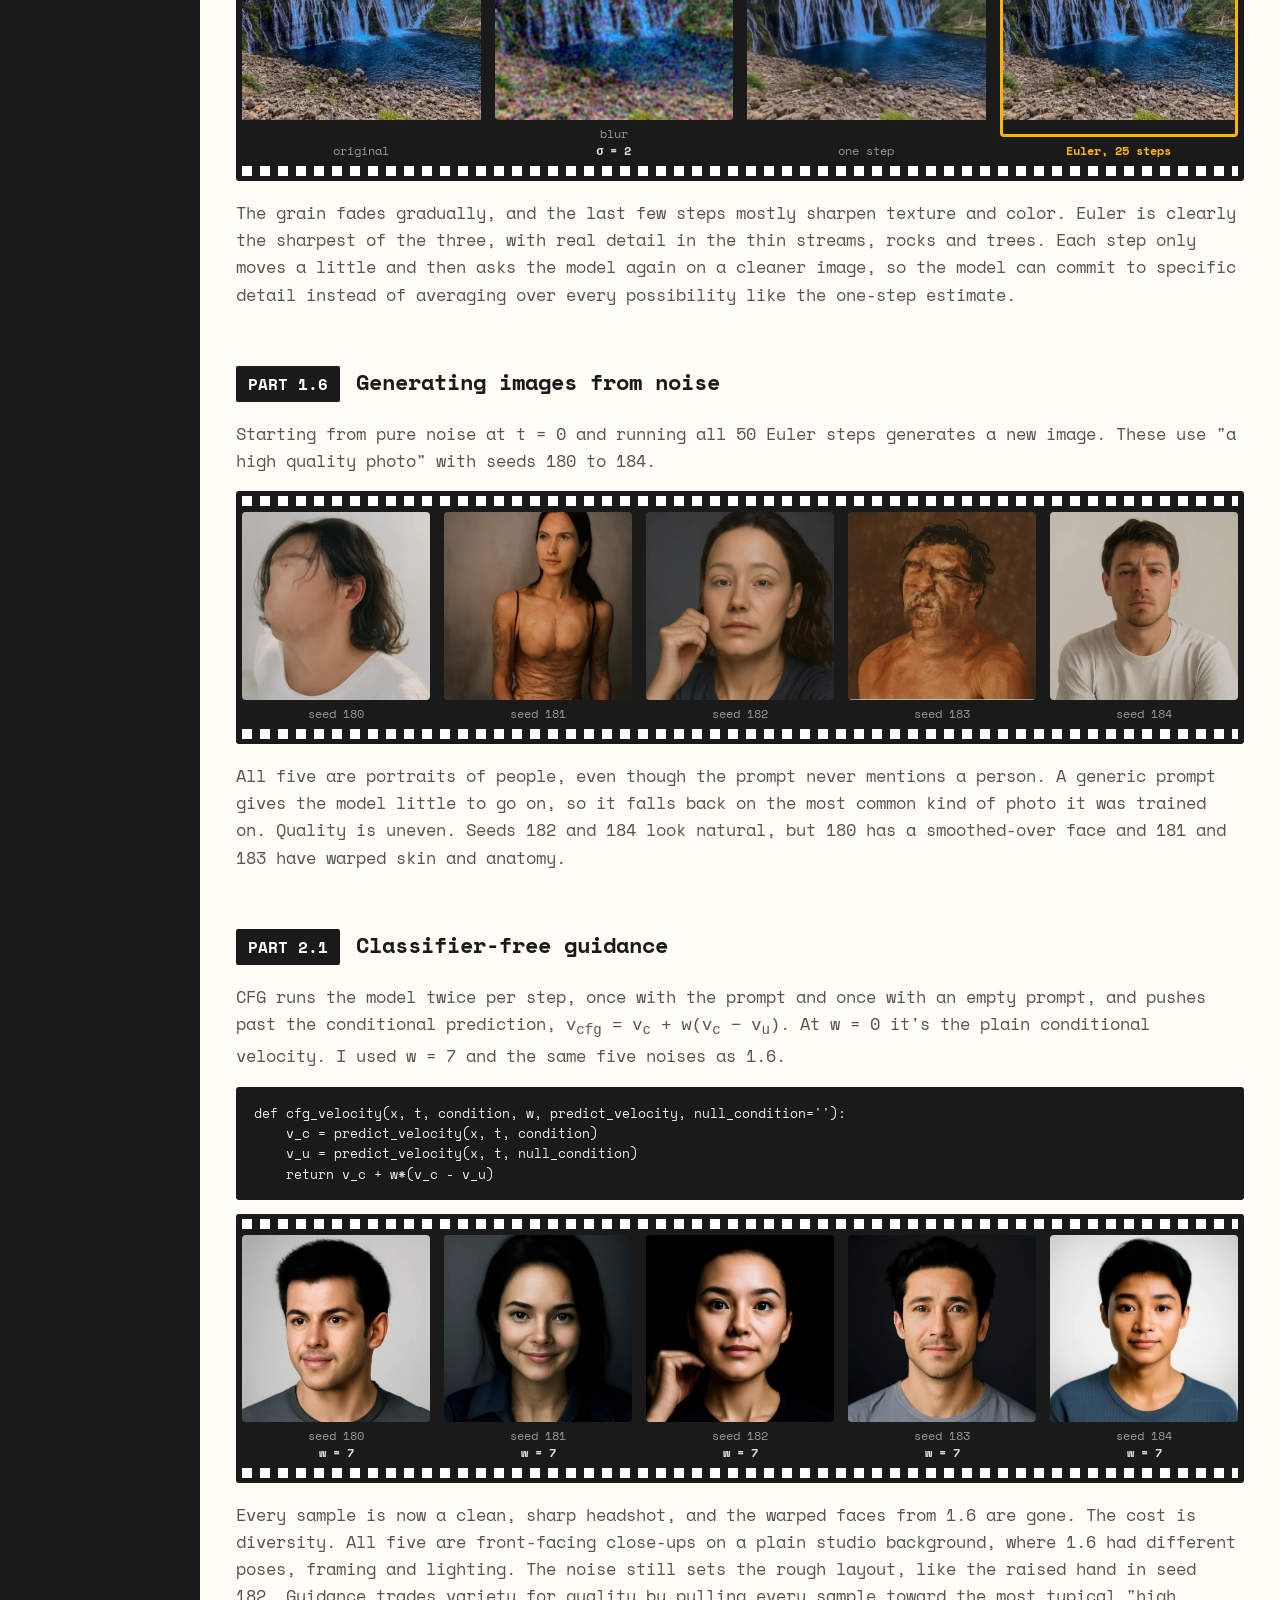
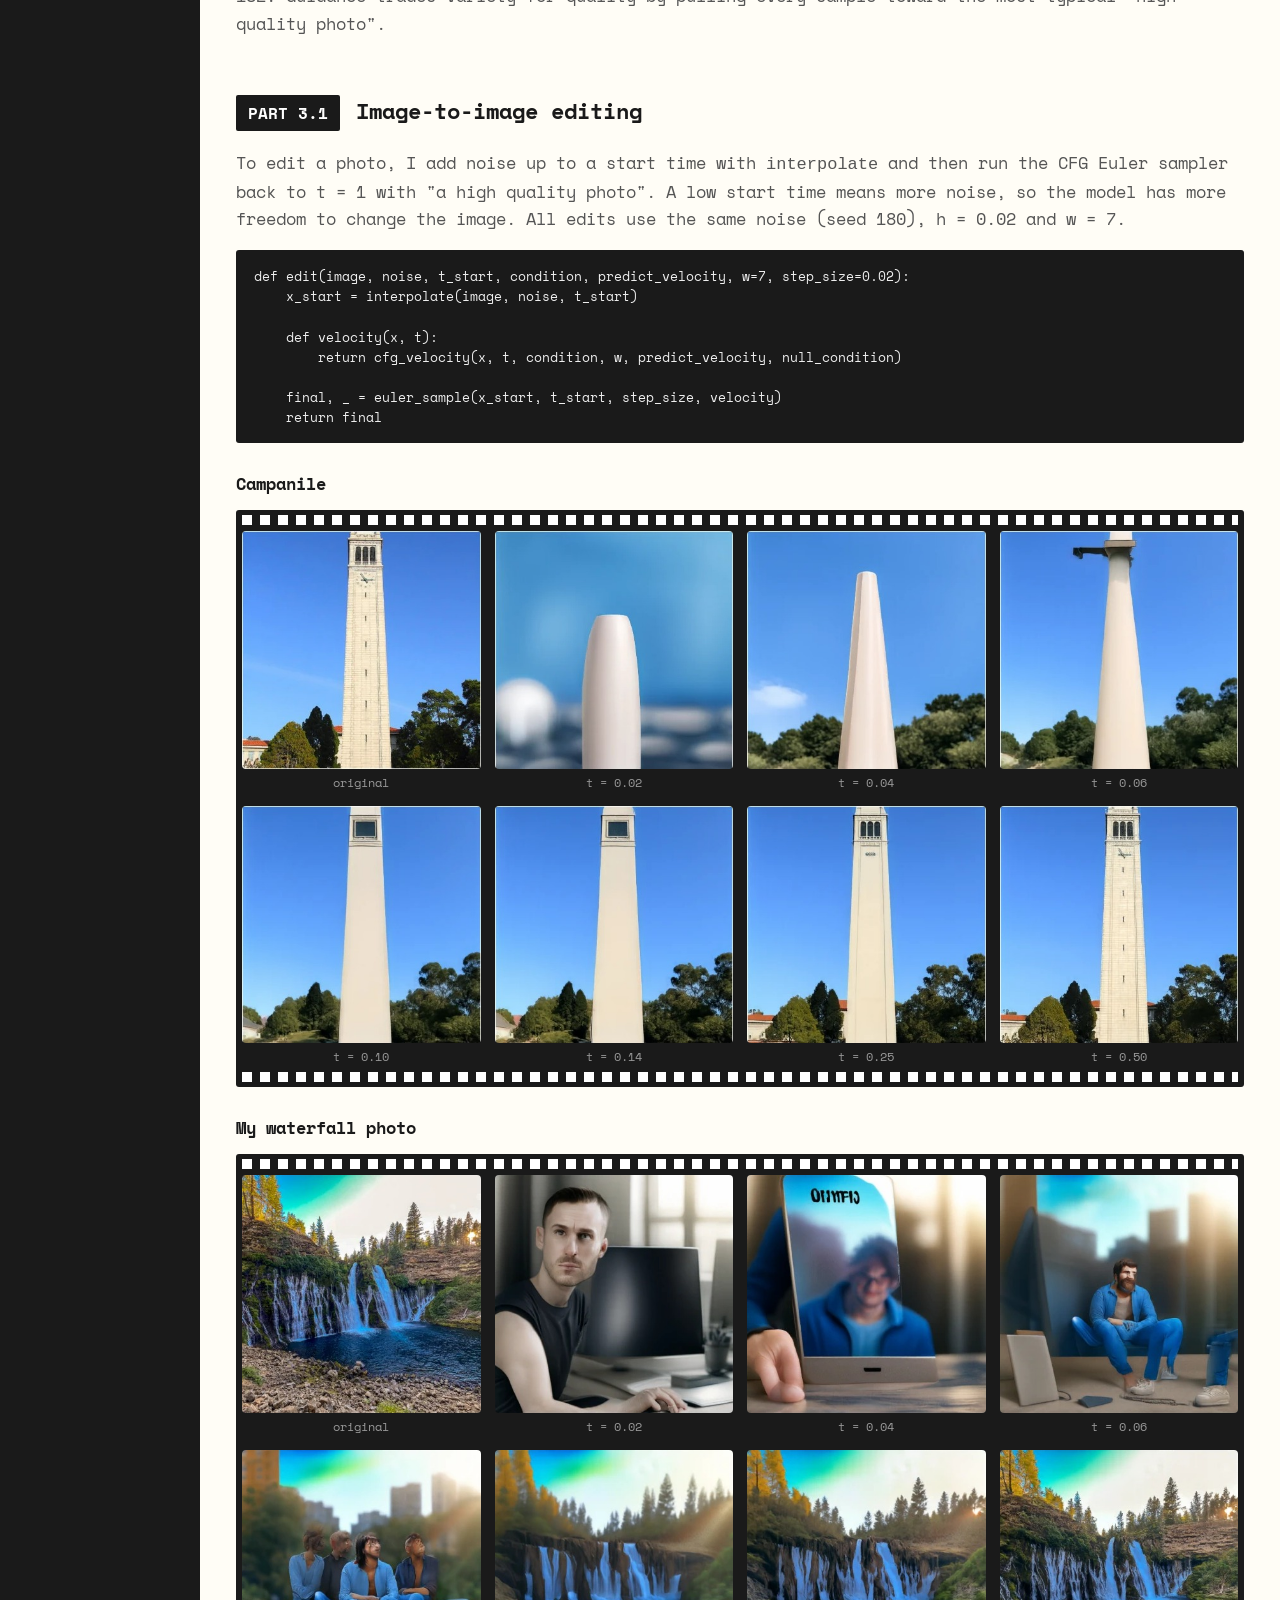
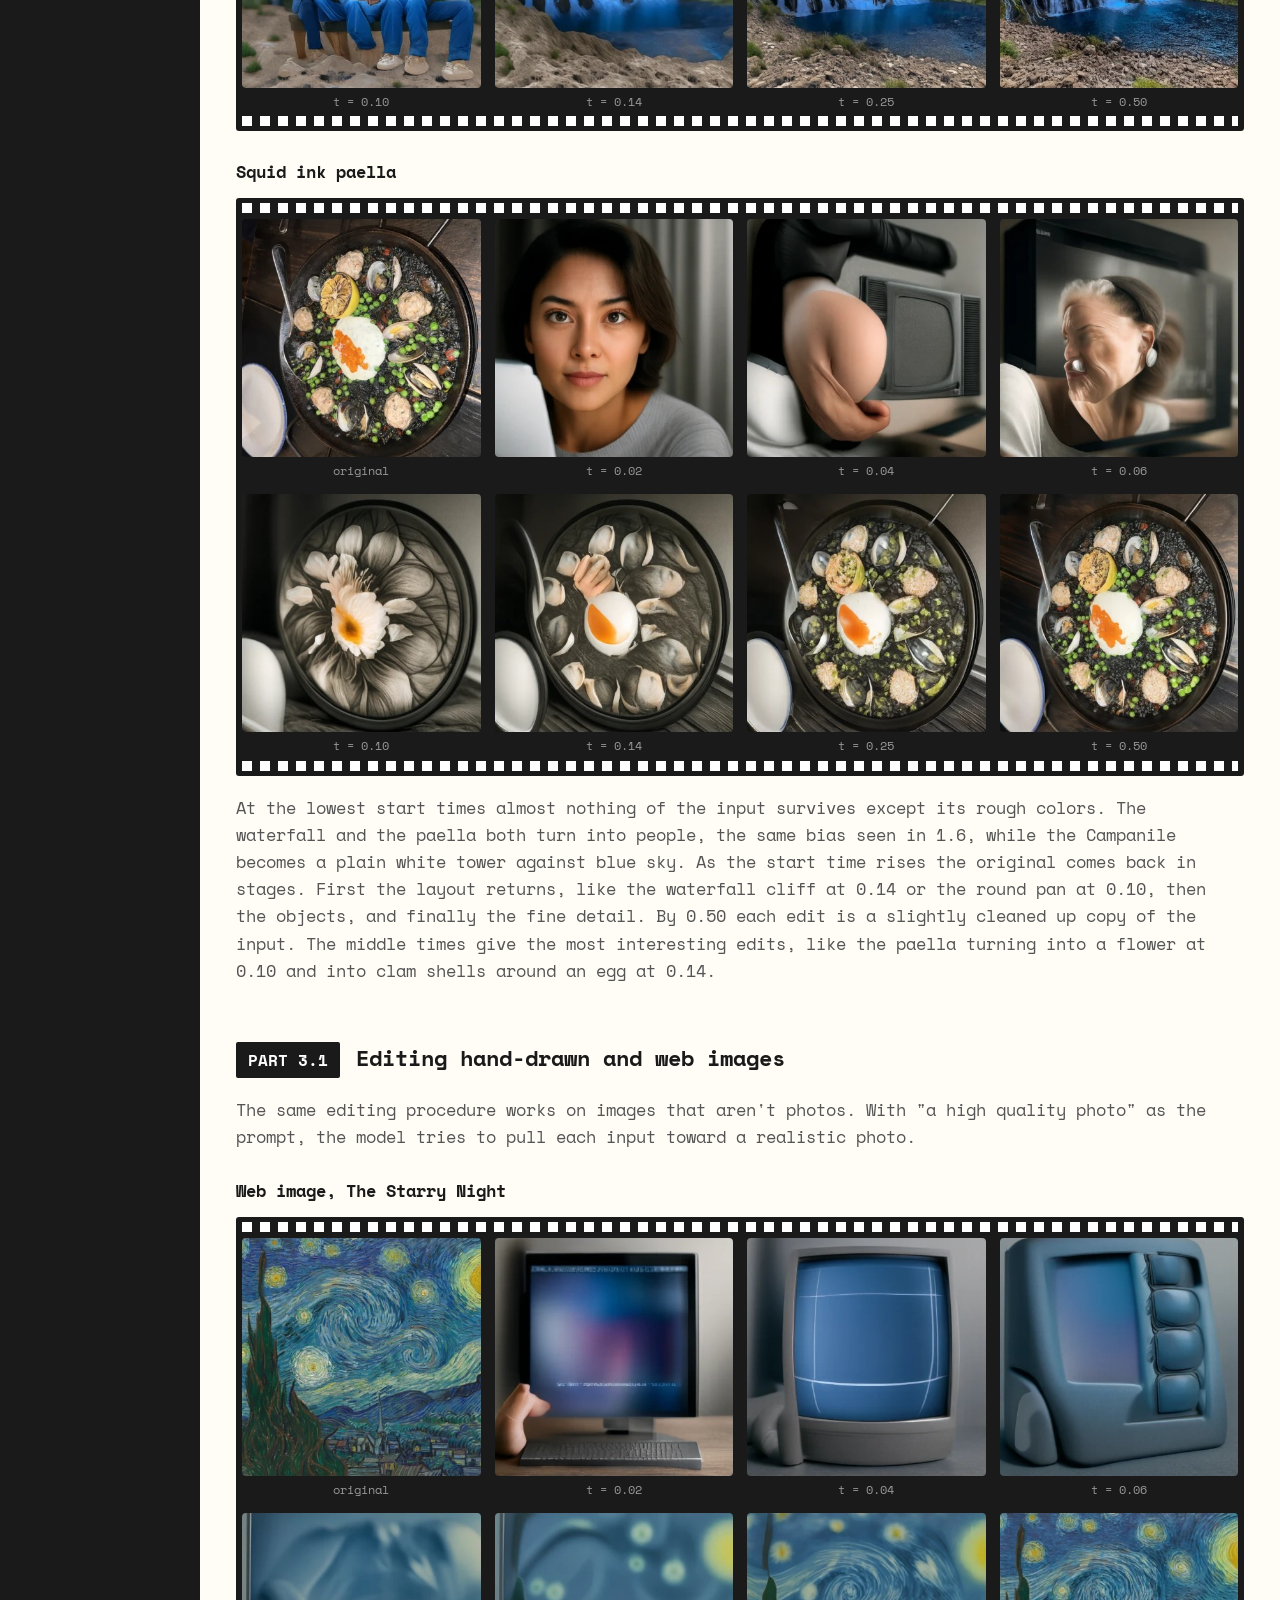
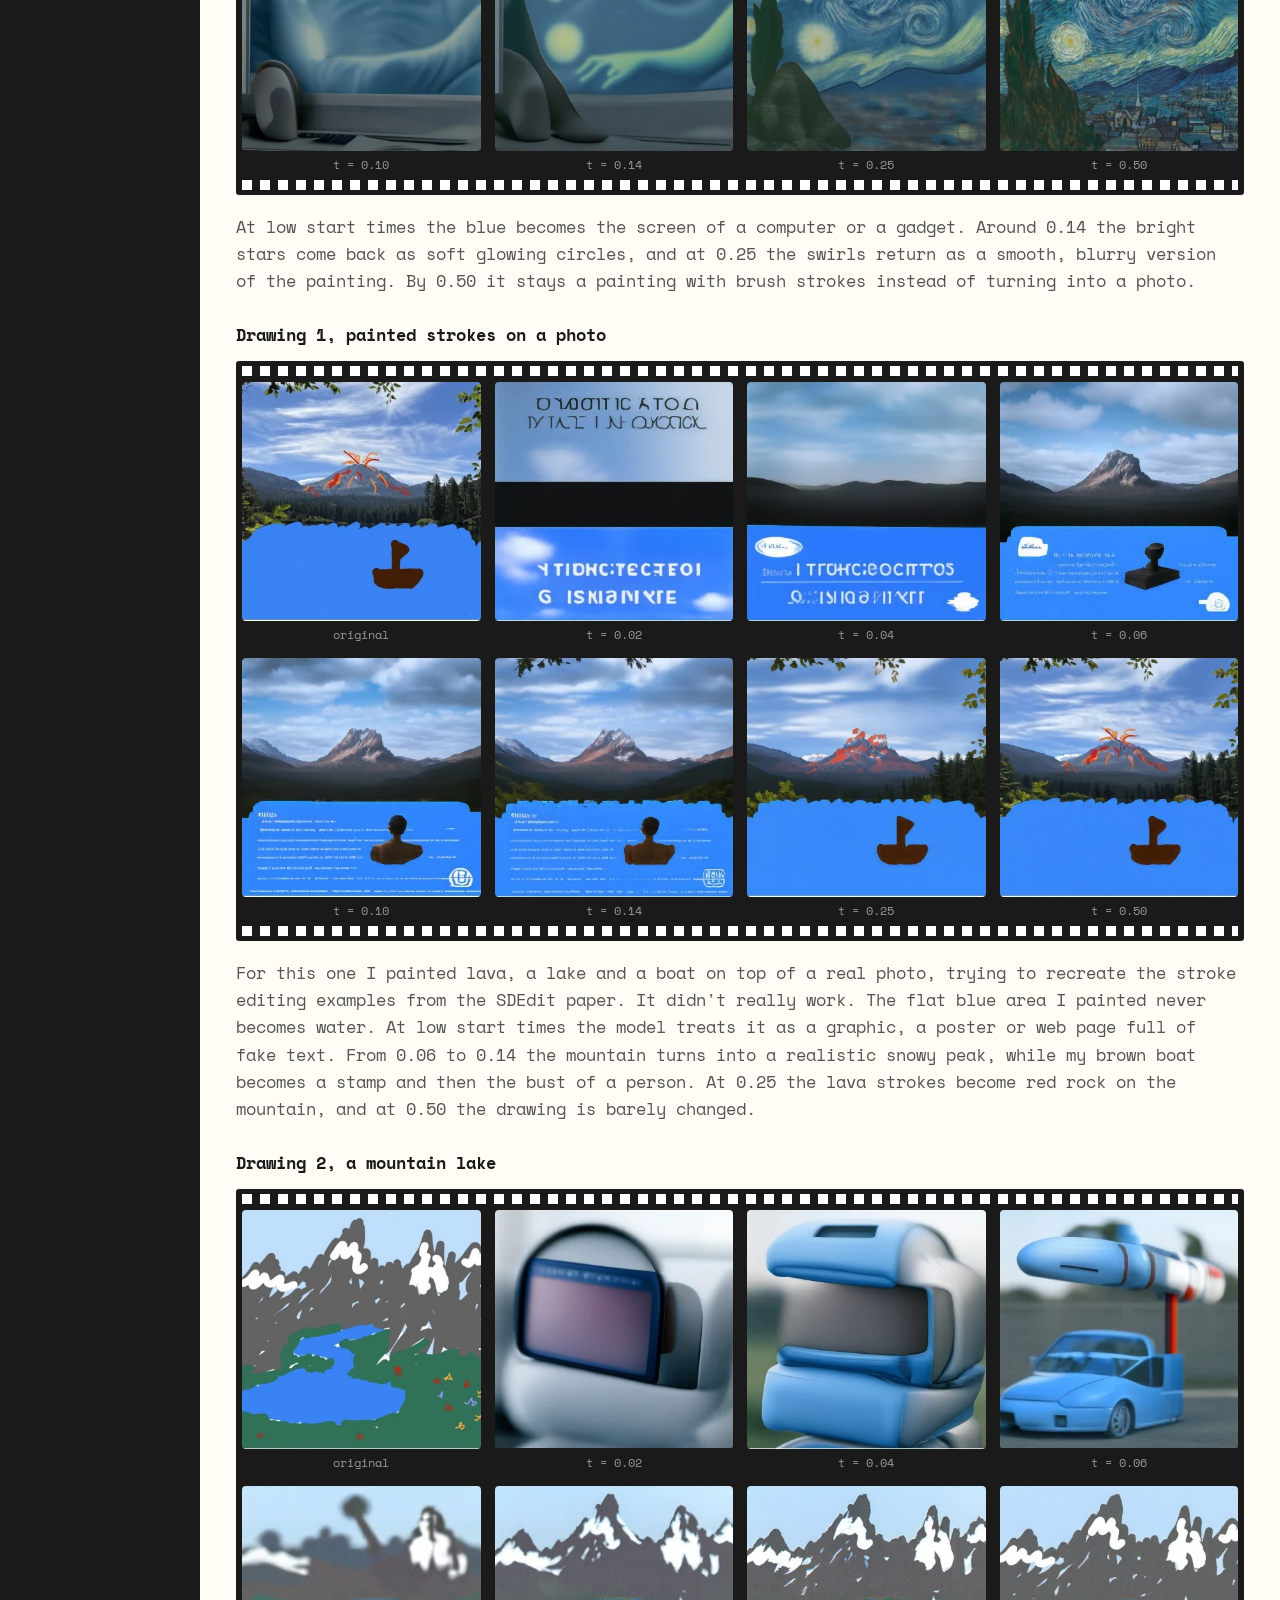
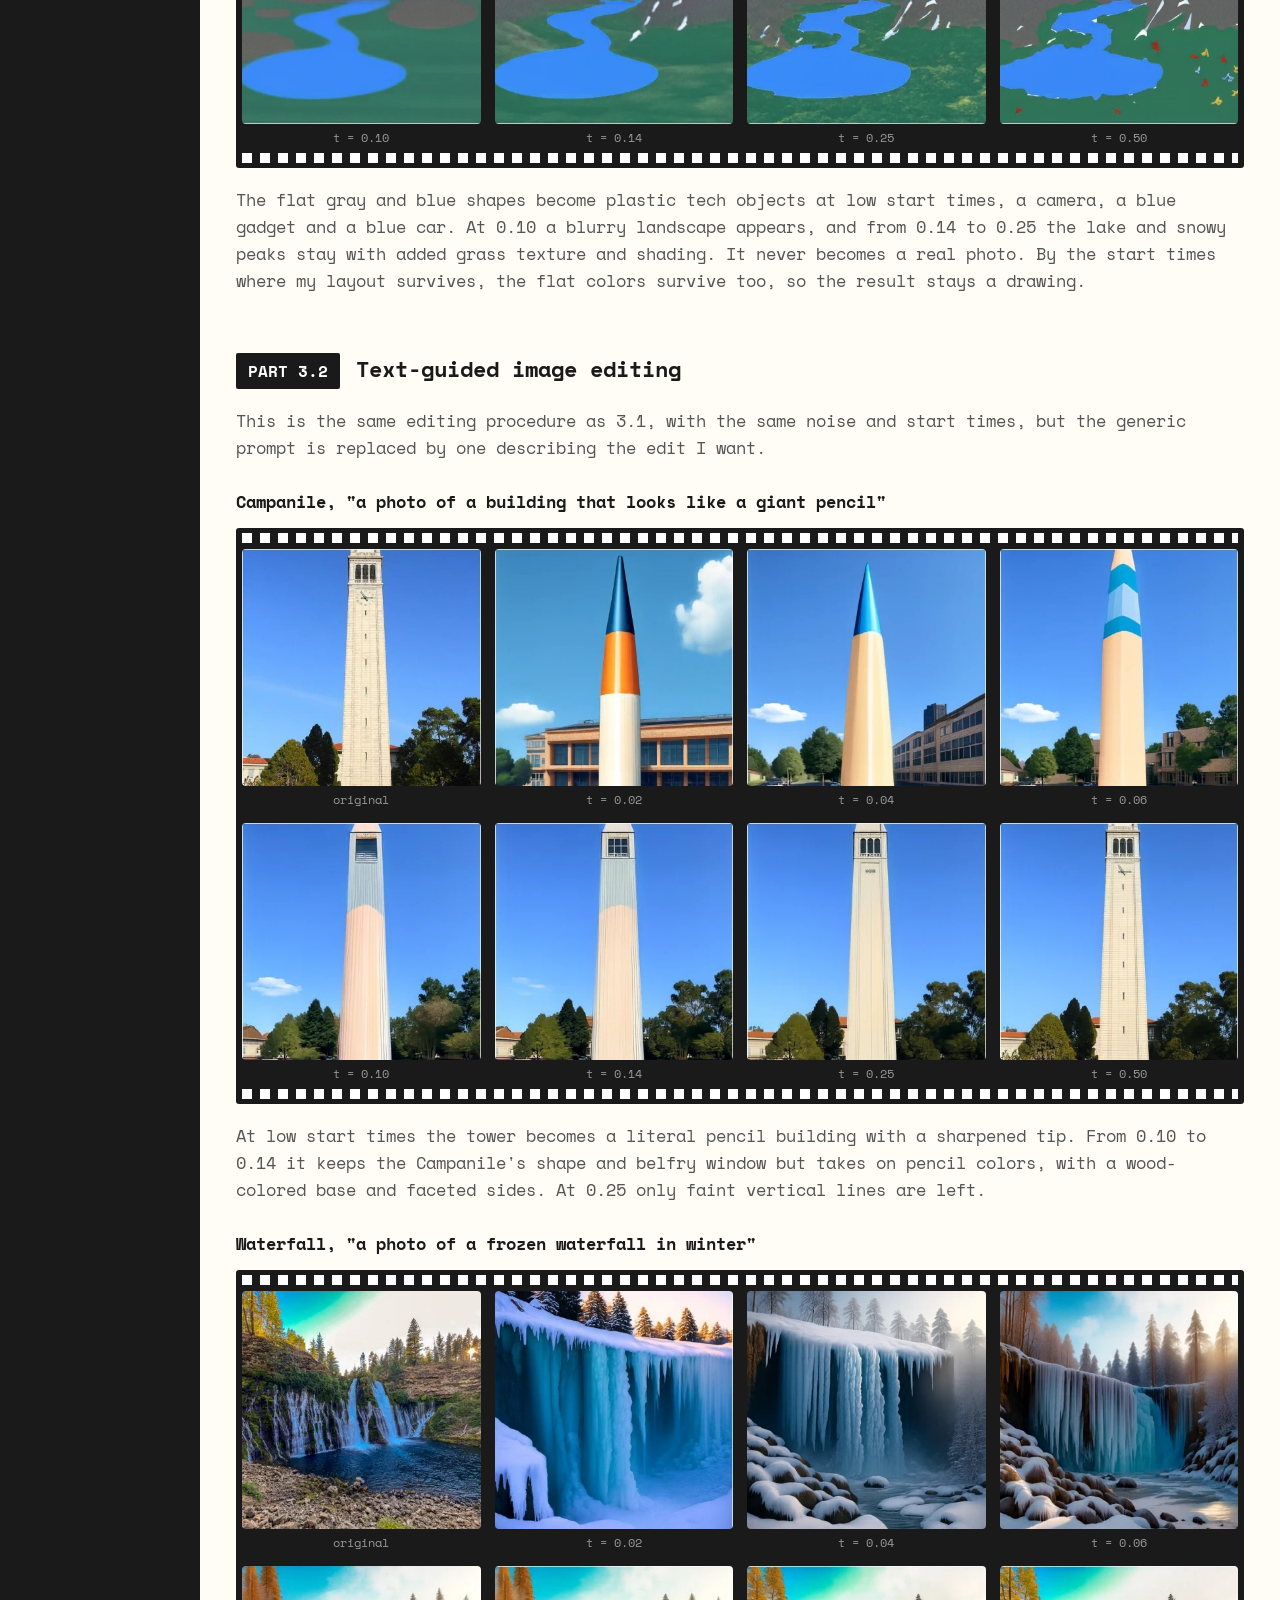
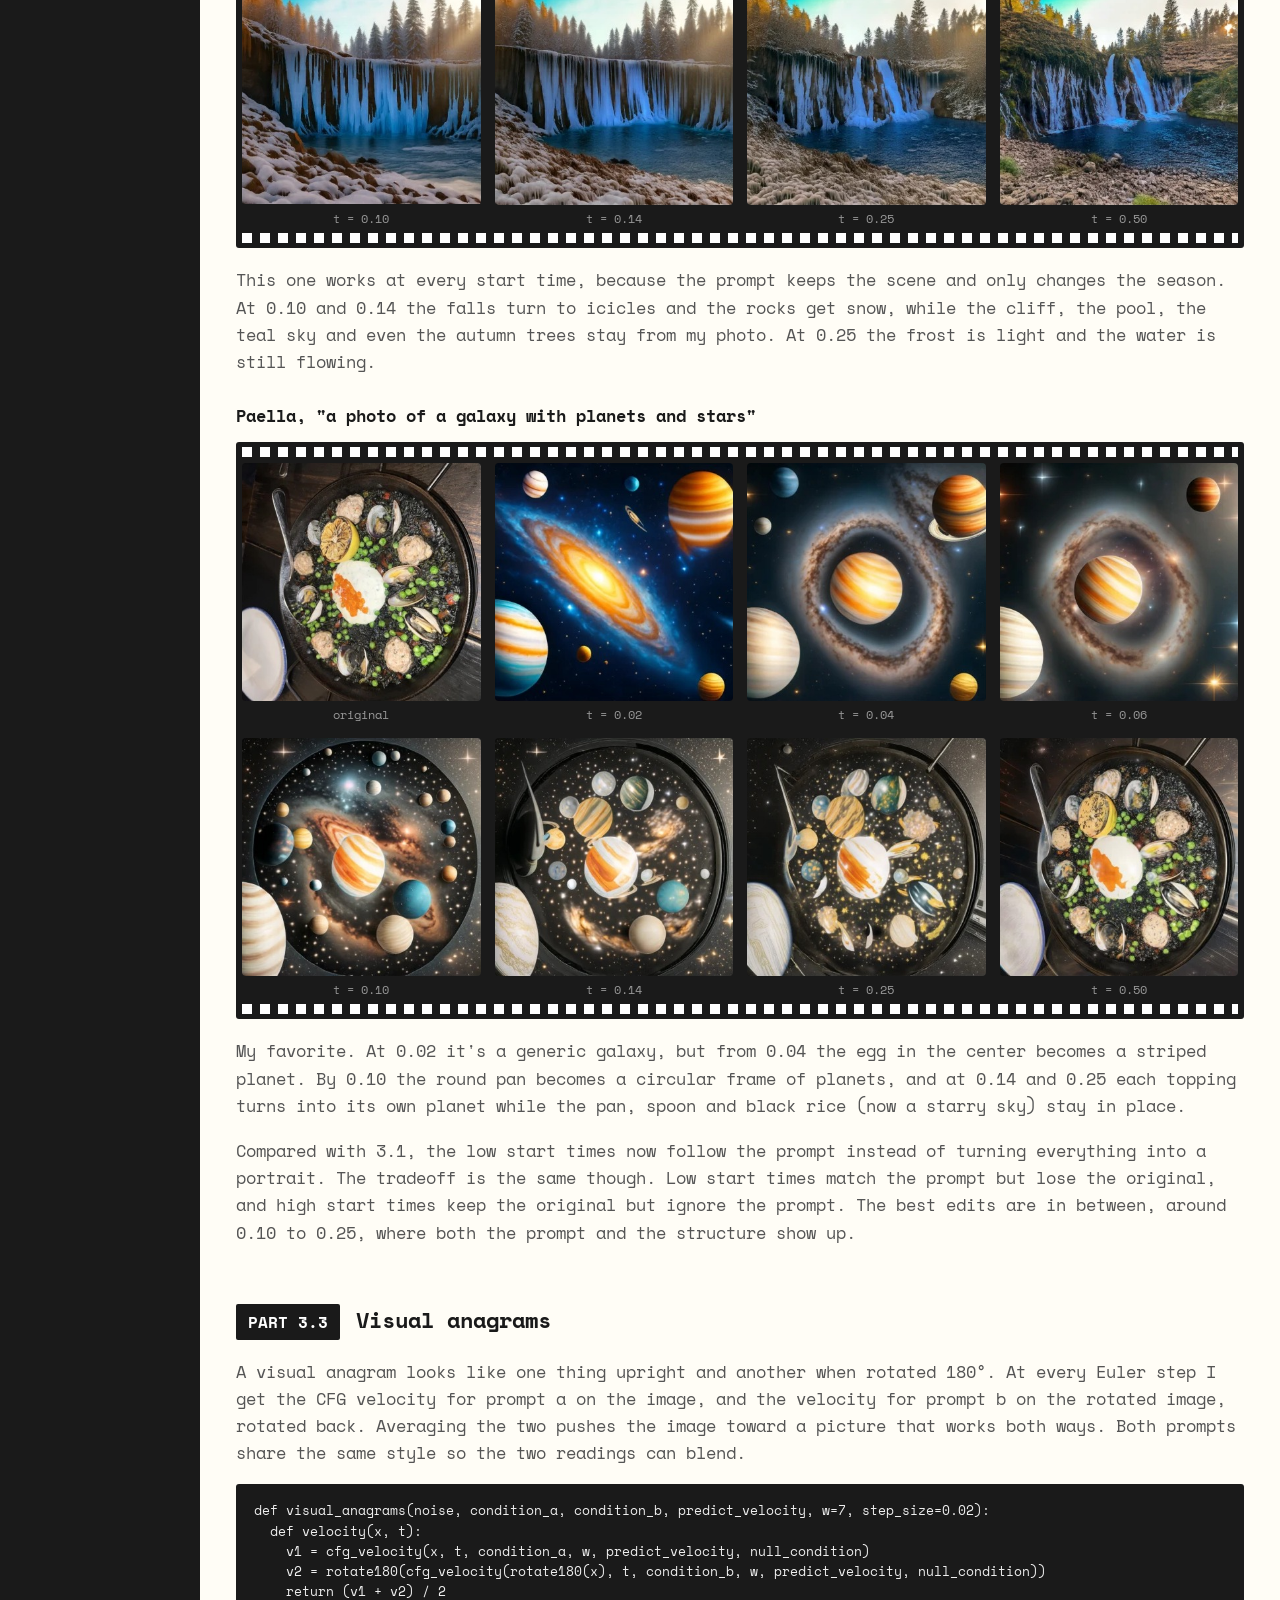
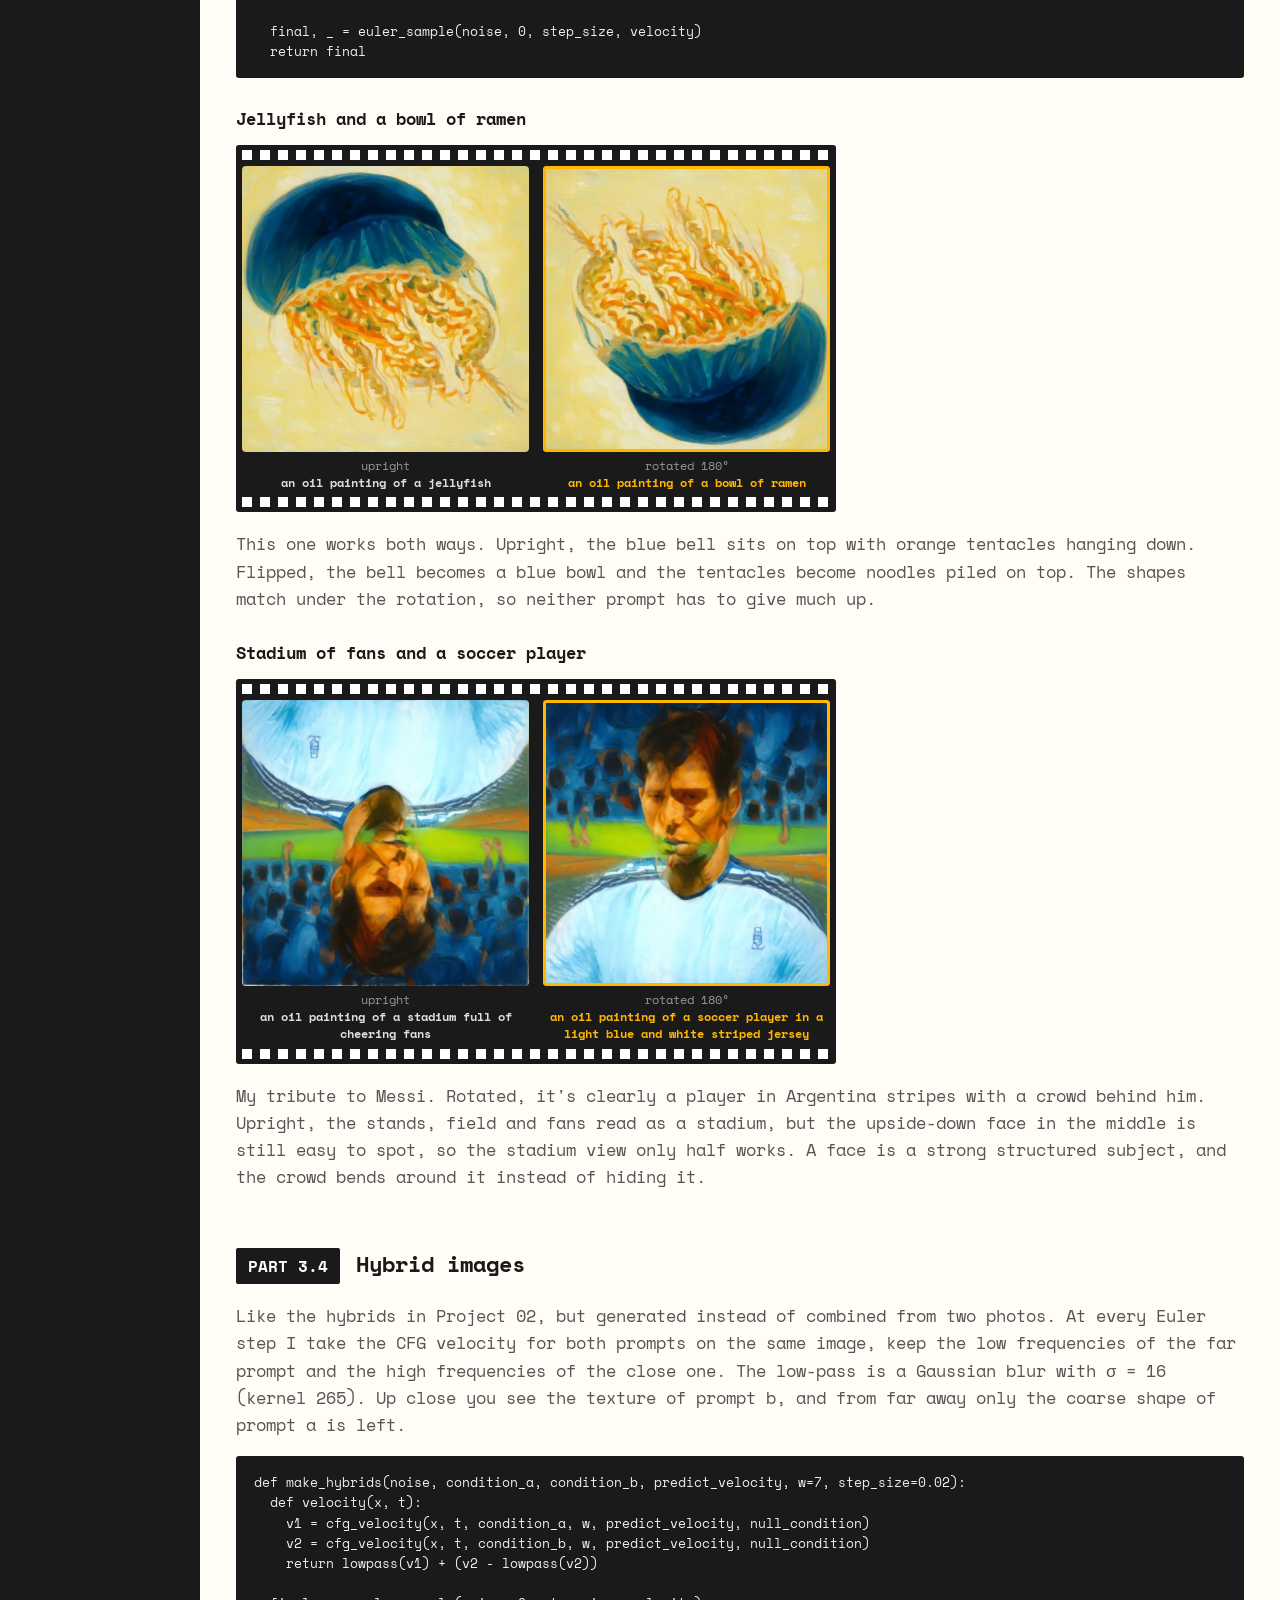
<file: projects/03/index.html>
<!DOCTYPE html>
<html lang="en">
<head>
<meta charset="UTF-8">
<meta name="viewport" content="width=device-width, initial-scale=1.0">
<title>Project 03: Flow Models and Flow Matching</title>
<link rel="preconnect" href="https://fonts.googleapis.com">
<link href="https://fonts.googleapis.com/css2?family=Caveat:wght@500;700&family=Space+Mono:wght@400;700&display=swap" rel="stylesheet">
<link rel="stylesheet" href="../../css/site.css">
</head>
<body>
<div class="layout">

  <aside class="sidebar">
    <div class="film-bars">
      <span style="background: var(--red)"></span>
      <span style="background: var(--yellow)"></span>
      <span style="background: var(--blue)"></span>
    </div>

    <a href="../../" class="back-index">← INDEX</a>
    <div class="project-label">PROJECT 03</div>

    <nav class="section-nav">
      <a href="#part-1-1" class="active">· 1.1 noisy inputs</a>
      <a href="#part-1-2">· 1.2 blur denoise</a>
      <a href="#part-1-3">· 1.3 one step</a>
      <a href="#part-1-4">· 1.4 velocity</a>
      <a href="#part-1-5">· 1.5 Euler</a>
      <a href="#part-1-6">· 1.6 from noise</a>
      <a href="#part-2-1">· 2.1 CFG</a>
      <a href="#part-3-1">· 3.1 SDEdit</a>
      <a href="#part-3-1b">· 3.1 drawings</a>
      <a href="#part-3-2">· 3.2 text edits</a>
      <a href="#part-3-3">· 3.3 anagrams</a>
      <a href="#part-3-4">· 3.4 hybrids</a>
      <a href="#b-1-1">· B 1.1 UNet</a>
      <a href="#b-1-2">· B 1.2 noising</a>
      <a href="#b-1-2-1">· B 1.2.1 denoiser</a>
      <a href="#b-1-2-2">· B 1.2.2 OOD</a>
      <a href="#b-1-2-3">· B 1.2.3 pure noise</a>
      <a href="#b-2-3">· B 2 time cond.</a>
      <a href="#b-2-6">· B 2 class cond.</a>
    </nav>

    <div class="next-link" style="visibility:hidden">next 04 →</div>
  </aside>

  <main class="main" style="padding:0">

    <div class="hero hero-yellow">
      <div class="lens"><div class="lens-inner"></div></div>
      <div>
        <div class="hero-eyebrow">PROJECT 03 &middot; PART A</div>
        <div class="hero-title">Flow Models for<br>Image Generation</div>
      </div>
      <span class="hero-url">nathanjim17.github.io</span>
    </div>

    <div class="summary">
      This project uses a pretrained text-to-image flow model, PixNerd, to denoise, generate and
      edit 512&times;512 images without any training. A flow model learns a velocity that moves
      an image from pure noise at t = 0 to a clean image at t = 1. Part 1 looks at what that
      velocity does on a noisy photo and builds an Euler sampler. Part 2 adds classifier-free
      guidance. Part 3 uses the sampler for image editing, visual anagrams and hybrid images.
    </div>

    <div class="body">

      <!-- ============================ 1.1 ============================ -->
      <section id="part-1-1">
        <div class="part-heading">
          <span class="part-chip">PART 1.1</span>
          <span class="part-title">Constructing noisy training inputs</span>
        </div>
        <p class="part-answer">
          A noisy input is a straight-line mix of Gaussian noise &epsilon; and the clean image
          x<sub>1</sub>, <code>x<sub>t</sub> = (1&minus;t)&epsilon; + t&middot;x<sub>1</sub></code>.
          At t = 0 it's pure noise and at t = 1 it's the clean image. I sampled one noise tensor
          with seed 180 and reused it at all three times, so Sections 1.2 to 1.5 all start from
          the same inputs.
        </p>
        <pre class="code-block"><code>def interpolate(image, noise, t):
    xt = (1-t)*noise + t*image
    return xt</code></pre>
        <div class="film-strip wide" style="margin-top:14px">
          <div class="perf"></div>
          <div class="frames even">
            <div class="result-tile"><div class="frame fit"><img src="img/p11_original.jpg" alt="waterfall original"></div><div class="result-label">original<br><b>t = 1</b></div></div>
            <div class="result-tile"><div class="frame fit"><img src="img/p11_t0.25.jpg" alt="noisy at t 0.25"></div><div class="result-label">t = 0.25</div></div>
            <div class="result-tile"><div class="frame fit"><img src="img/p11_t0.50.jpg" alt="noisy at t 0.50"></div><div class="result-label">t = 0.50</div></div>
            <div class="result-tile"><div class="frame fit"><img src="img/p11_t0.75.jpg" alt="noisy at t 0.75"></div><div class="result-label">t = 0.75</div></div>
          </div>
          <div class="perf"></div>
        </div>
        <p class="part-answer">
          At t = 0.25 only the sky and the pale falls show through. By t = 0.75 the photo is
          clear with light grain, mostly visible in the sky and water.
        </p>
      </section>

      <!-- ============================ 1.2 ============================ -->
      <section id="part-1-2">
        <div class="part-heading">
          <span class="part-chip">PART 1.2</span>
          <span class="part-title">Classical denoising</span>
        </div>
        <p class="part-answer">
          As a baseline without a learned model, each input is divided by t to restore the image
          brightness and then Gaussian blurred. The notebook tries &sigma; = 1, 2, 4, 8 and 16 and
          keeps the one with the lowest error against the clean photo.
        </p>
        <div class="film-strip wide" style="margin-top:14px">
          <div class="perf"></div>
          <div class="frames even">
            <div class="result-tile"><div class="frame fit"><img src="img/p12_noisy_t0.25.jpg" alt="noisy t 0.25"></div><div class="result-label">noisy<br><b>t = 0.25</b></div></div>
            <div class="result-tile"><div class="frame fit"><img src="img/p12_blur_t0.25.jpg" alt="blurred t 0.25"></div><div class="result-label">blur<br><b>&sigma; = 8</b></div></div>
            <div class="result-tile"><div class="frame fit"><img src="img/p12_noisy_t0.50.jpg" alt="noisy t 0.50"></div><div class="result-label">noisy<br><b>t = 0.50</b></div></div>
            <div class="result-tile"><div class="frame fit"><img src="img/p12_blur_t0.50.jpg" alt="blurred t 0.50"></div><div class="result-label">blur<br><b>&sigma; = 2</b></div></div>
            <div class="result-tile"><div class="frame fit"><img src="img/p12_noisy_t0.75.jpg" alt="noisy t 0.75"></div><div class="result-label">noisy<br><b>t = 0.75</b></div></div>
            <div class="result-tile"><div class="frame fit"><img src="img/p12_blur_t0.75.jpg" alt="blurred t 0.75"></div><div class="result-label">blur<br><b>&sigma; = 1</b></div></div>
          </div>
          <div class="perf"></div>
        </div>
        <p class="part-answer">
          The best &sigma; grows as t drops. Dividing by t also scales the noise up, so at low t
          the noise is so strong that the best trade is to blur almost everything away. At
          t = 0.25 the result is just a pale sky blob over a dark mass. A blur can't tell noise
          from real texture, so the thin streams and rocks disappear along with the grain.
        </p>
      </section>

      <!-- ============================ 1.3 ============================ -->
      <section id="part-1-3">
        <div class="part-heading">
          <span class="part-chip">PART 1.3</span>
          <span class="part-title">One-step denoising</span>
        </div>
        <p class="part-answer">
          The model predicts a velocity v<sub>&theta;</sub>(x<sub>t</sub>, t, c) that points toward
          the clean image. Taking one full step to t = 1 gives an estimate
          <code>x&#770;<sub>1</sub> = x<sub>t</sub> + (1&minus;t)v<sub>&theta;</sub></code>. The
          prompt here is "a high quality photo".
        </p>
        <pre class="code-block"><code>def one_step_denoise(x, t, condition, predict_velocity):
    v = predict_velocity(x, t, condition)
    x1_hat = x + (1-t)*v
    return x1_hat</code></pre>
        <div class="film-strip wide" style="margin-top:14px">
          <div class="perf"></div>
          <div class="frames even">
            <div class="result-tile"><div class="frame fit"><img src="img/p11_original.jpg" alt="original"></div><div class="result-label">original</div></div>
            <div class="result-tile"><div class="frame fit"><img src="img/p13_onestep_t0.25.jpg" alt="one step from t 0.25"></div><div class="result-label">one step<br><b>from t = 0.25</b></div></div>
            <div class="result-tile"><div class="frame fit"><img src="img/p13_onestep_t0.50.jpg" alt="one step from t 0.50"></div><div class="result-label">one step<br><b>from t = 0.50</b></div></div>
            <div class="result-tile"><div class="frame fit"><img src="img/p13_onestep_t0.75.jpg" alt="one step from t 0.75"></div><div class="result-label">one step<br><b>from t = 0.75</b></div></div>
          </div>
          <div class="perf"></div>
        </div>
        <p class="part-answer">
          Even from t = 0.25 the model returns a clean waterfall with the right layout, where the
          blur only gave a color blob. The model knows what natural photos look like, so it keeps
          edges and objects. But the detail is invented and soft, with fewer streams, generic
          trees and smeared rocks. Many sharp photos match the same noisy input, and one step
          lands on their average, which is blurry. From t = 0.75 it's nearly identical to the
          original.
        </p>
      </section>

      <!-- ============================ 1.4 ============================ -->
      <section id="part-1-4">
        <div class="part-heading">
          <span class="part-chip">PART 1.4</span>
          <span class="part-title">Visualizing velocity</span>
        </div>
        <p class="part-answer">
          Since I know the noise, the update that would exactly recover the photo is
          <code>(1&minus;t)(x<sub>1</sub> &minus; &epsilon;) = x<sub>1</sub> &minus; x<sub>t</sub></code>.
          I compare it with the model's update (1&minus;t)v&#770;. Updates use one shared signed
          scale where gray is 0. The error is the RMS over RGB at each pixel, on one shared color
          scale for all three times.
        </p>
        <pre class="code-block"><code>vt_hat = predict_velocity(x_t, t, condition)
v_gt = clean_image - epsilon
predicted_update = (1-t)*vt_hat
target_update = (1-t)*v_gt
error_map = ((predicted_update - target_update)**2).mean(dim=1).sqrt()</code></pre>
        <div class="film-strip wide" style="margin-top:14px">
          <div class="perf"></div>
          <div class="frames cols-4">
            <div class="result-tile"><div class="frame fit"><img src="img/p11_t0.25.jpg" alt="noisy t 0.25"></div><div class="result-label">noisy<br><b>t = 0.25</b></div></div>
            <div class="result-tile"><div class="frame fit"><img src="img/p14_pred_t0.25.jpg" alt="predicted update t 0.25"></div><div class="result-label">predicted</div></div>
            <div class="result-tile"><div class="frame fit"><img src="img/p14_gt_t0.25.jpg" alt="ground truth update t 0.25"></div><div class="result-label">ground truth</div></div>
            <div class="result-tile"><div class="frame fit"><img src="img/p14_err_t0.25.jpg" alt="error map t 0.25"></div><div class="result-label">RMS error</div></div>
            <div class="result-tile"><div class="frame fit"><img src="img/p11_t0.50.jpg" alt="noisy t 0.50"></div><div class="result-label">noisy<br><b>t = 0.50</b></div></div>
            <div class="result-tile"><div class="frame fit"><img src="img/p14_pred_t0.50.jpg" alt="predicted update t 0.50"></div><div class="result-label">predicted</div></div>
            <div class="result-tile"><div class="frame fit"><img src="img/p14_gt_t0.50.jpg" alt="ground truth update t 0.50"></div><div class="result-label">ground truth</div></div>
            <div class="result-tile"><div class="frame fit"><img src="img/p14_err_t0.50.jpg" alt="error map t 0.50"></div><div class="result-label">RMS error</div></div>
            <div class="result-tile"><div class="frame fit"><img src="img/p11_t0.75.jpg" alt="noisy t 0.75"></div><div class="result-label">noisy<br><b>t = 0.75</b></div></div>
            <div class="result-tile"><div class="frame fit"><img src="img/p14_pred_t0.75.jpg" alt="predicted update t 0.75"></div><div class="result-label">predicted</div></div>
            <div class="result-tile"><div class="frame fit"><img src="img/p14_gt_t0.75.jpg" alt="ground truth update t 0.75"></div><div class="result-label">ground truth</div></div>
            <div class="result-tile"><div class="frame fit"><img src="img/p14_err_t0.75.jpg" alt="error map t 0.75"></div><div class="result-label">RMS error</div></div>
          </div>
          <div class="perf"></div>
        </div>
        <p class="part-answer">
          The predicted update has the same layout as the true one but is much smoother. The true
          update also contains the exact noise pattern to subtract, which the model can't know,
          so it predicts the average update instead. Both fade toward gray as t grows because
          there is less left to remove. The error is highest on the tree line, the falls and the
          rocks, and lowest in the smooth sky and water. It drops a lot from t = 0.25 to 0.75.
          This is why the one-step results in 1.3 are soft.
        </p>
      </section>

      <!-- ============================ 1.5 ============================ -->
      <section id="part-1-5">
        <div class="part-heading">
          <span class="part-chip">PART 1.5</span>
          <span class="part-title">Iterative denoising with Euler sampling</span>
        </div>
        <p class="part-answer">
          Instead of one big step, Euler sampling takes many small ones,
          <code>x<sub>t+h</sub> = x<sub>t</sub> + h&middot;v(x<sub>t</sub>, t)</code>, recomputing
          the velocity each time. With h = 0.02, starting at t = 0.50 takes 25 steps. The last
          step is shortened if needed so it ends exactly at t = 1.
        </p>
        <pre class="code-block"><code>@torch.inference_mode()
def euler_sample(x_start, t_start, step_size, velocity):
    t = t_start
    x_th = x_start
    states = [(t, x_th)]
    while t &lt; 1:
        h = min(step_size, 1-t)
        x_th = x_th + h * velocity(x_th, t)
        t += h
        states.append((t, x_th))
    return x_th, states</code></pre>
        <div class="sub-heading">Every fifth step from t = 0.50</div>
        <div class="film-strip wide" style="margin-top:14px">
          <div class="perf"></div>
          <div class="frames even">
            <div class="result-tile"><div class="frame fit"><img src="img/p15_t0.50.jpg" alt="Euler t 0.50"></div><div class="result-label">t = 0.50</div></div>
            <div class="result-tile"><div class="frame fit"><img src="img/p15_t0.60.jpg" alt="Euler t 0.60"></div><div class="result-label">t = 0.60</div></div>
            <div class="result-tile"><div class="frame fit"><img src="img/p15_t0.70.jpg" alt="Euler t 0.70"></div><div class="result-label">t = 0.70</div></div>
            <div class="result-tile"><div class="frame fit"><img src="img/p15_t0.80.jpg" alt="Euler t 0.80"></div><div class="result-label">t = 0.80</div></div>
            <div class="result-tile"><div class="frame fit"><img src="img/p15_t0.90.jpg" alt="Euler t 0.90"></div><div class="result-label">t = 0.90</div></div>
            <div class="result-tile"><div class="frame fit"><img src="img/p15_t1.00.jpg" alt="Euler t 1.00"></div><div class="result-label">t = 1.00</div></div>
          </div>
          <div class="perf"></div>
        </div>
        <div class="sub-heading">Comparison on the t = 0.50 input</div>
        <div class="film-strip wide" style="margin-top:14px">
          <div class="perf"></div>
          <div class="frames even">
            <div class="result-tile"><div class="frame fit"><img src="img/p11_original.jpg" alt="original"></div><div class="result-label">original</div></div>
            <div class="result-tile"><div class="frame fit"><img src="img/p12_blur_t0.50.jpg" alt="blur"></div><div class="result-label">blur<br><b>&sigma; = 2</b></div></div>
            <div class="result-tile"><div class="frame fit"><img src="img/p13_onestep_t0.50.jpg" alt="one step"></div><div class="result-label">one step</div></div>
            <div class="result-tile chosen"><div class="frame fit"><img src="img/p15_euler.jpg" alt="Euler"></div><div class="result-label"><b>Euler, 25 steps</b></div></div>
          </div>
          <div class="perf"></div>
        </div>
        <p class="part-answer">
          The grain fades gradually, and the last few steps mostly sharpen texture and color.
          Euler is clearly the sharpest of the three, with real detail in the thin streams, rocks
          and trees. Each step only moves a little and then asks the model again on a cleaner
          image, so the model can commit to specific detail instead of averaging over every
          possibility like the one-step estimate.
        </p>
      </section>

      <!-- ============================ 1.6 ============================ -->
      <section id="part-1-6">
        <div class="part-heading">
          <span class="part-chip">PART 1.6</span>
          <span class="part-title">Generating images from noise</span>
        </div>
        <p class="part-answer">
          Starting from pure noise at t = 0 and running all 50 Euler steps generates a new image.
          These use "a high quality photo" with seeds 180 to 184.
        </p>
        <div class="film-strip wide" style="margin-top:14px">
          <div class="perf"></div>
          <div class="frames even">
            <div class="result-tile"><div class="frame fit"><img src="img/p16_seed180.jpg" alt="sample seed 180"></div><div class="result-label">seed 180</div></div>
            <div class="result-tile"><div class="frame fit"><img src="img/p16_seed181.jpg" alt="sample seed 181"></div><div class="result-label">seed 181</div></div>
            <div class="result-tile"><div class="frame fit"><img src="img/p16_seed182.jpg" alt="sample seed 182"></div><div class="result-label">seed 182</div></div>
            <div class="result-tile"><div class="frame fit"><img src="img/p16_seed183.jpg" alt="sample seed 183"></div><div class="result-label">seed 183</div></div>
            <div class="result-tile"><div class="frame fit"><img src="img/p16_seed184.jpg" alt="sample seed 184"></div><div class="result-label">seed 184</div></div>
          </div>
          <div class="perf"></div>
        </div>
        <p class="part-answer">
          All five are portraits of people, even though the prompt never mentions a person. A
          generic prompt gives the model little to go on, so it falls back on the most common
          kind of photo it was trained on. Quality is uneven. Seeds 182 and 184 look natural, but
          180 has a smoothed-over face and 181 and 183 have warped skin and anatomy.
        </p>
      </section>

      <!-- ============================ 2.1 ============================ -->
      <section id="part-2-1">
        <div class="part-heading">
          <span class="part-chip">PART 2.1</span>
          <span class="part-title">Classifier-free guidance</span>
        </div>
        <p class="part-answer">
          CFG runs the model twice per step, once with the prompt and once with an empty prompt,
          and pushes past the conditional prediction,
          <code>v<sub>cfg</sub> = v<sub>c</sub> + w(v<sub>c</sub> &minus; v<sub>u</sub>)</code>.
          At w = 0 it's the plain conditional velocity. I used w = 7 and the same five noises as
          1.6.
        </p>
        <pre class="code-block"><code>def cfg_velocity(x, t, condition, w, predict_velocity, null_condition=''):
    v_c = predict_velocity(x, t, condition)
    v_u = predict_velocity(x, t, null_condition)
    return v_c + w*(v_c - v_u)</code></pre>
        <div class="film-strip wide" style="margin-top:14px">
          <div class="perf"></div>
          <div class="frames even">
            <div class="result-tile"><div class="frame fit"><img src="img/p21_seed180.jpg" alt="CFG seed 180"></div><div class="result-label">seed 180<br><b>w = 7</b></div></div>
            <div class="result-tile"><div class="frame fit"><img src="img/p21_seed181.jpg" alt="CFG seed 181"></div><div class="result-label">seed 181<br><b>w = 7</b></div></div>
            <div class="result-tile"><div class="frame fit"><img src="img/p21_seed182.jpg" alt="CFG seed 182"></div><div class="result-label">seed 182<br><b>w = 7</b></div></div>
            <div class="result-tile"><div class="frame fit"><img src="img/p21_seed183.jpg" alt="CFG seed 183"></div><div class="result-label">seed 183<br><b>w = 7</b></div></div>
            <div class="result-tile"><div class="frame fit"><img src="img/p21_seed184.jpg" alt="CFG seed 184"></div><div class="result-label">seed 184<br><b>w = 7</b></div></div>
          </div>
          <div class="perf"></div>
        </div>
        <p class="part-answer">
          Every sample is now a clean, sharp headshot, and the warped faces from 1.6 are gone. The
          cost is diversity. All five are front-facing close-ups on a plain studio background,
          where 1.6 had different poses, framing and lighting. The noise still sets the rough
          layout, like the raised hand in seed 182. Guidance trades variety for quality by
          pulling every sample toward the most typical "high quality photo".
        </p>
      </section>

      <!-- ============================ 3.1 ============================ -->
      <section id="part-3-1">
        <div class="part-heading">
          <span class="part-chip">PART 3.1</span>
          <span class="part-title">Image-to-image editing</span>
        </div>
        <p class="part-answer">
          To edit a photo, I add noise up to a start time with <code>interpolate</code> and then
          run the CFG Euler sampler back to t = 1 with "a high quality photo". A low start time
          means more noise, so the model has more freedom to change the image. All edits use the
          same noise (seed 180), h = 0.02 and w = 7.
        </p>
        <pre class="code-block"><code>def edit(image, noise, t_start, condition, predict_velocity, w=7, step_size=0.02):
    x_start = interpolate(image, noise, t_start)

    def velocity(x, t):
        return cfg_velocity(x, t, condition, w, predict_velocity, null_condition)

    final, _ = euler_sample(x_start, t_start, step_size, velocity)
    return final</code></pre>

        <div class="sub-heading">Campanile</div>
        <div class="film-strip wide" style="margin-top:14px">
          <div class="perf"></div>
          <div class="frames cols-4">
            <div class="result-tile"><div class="frame fit"><img src="img/p31_campanile_original.jpg" alt="Campanile original"></div><div class="result-label">original</div></div>
            <div class="result-tile"><div class="frame fit"><img src="img/p31_campanile_t0.02.jpg" alt="Campanile edit t 0.02"></div><div class="result-label">t = 0.02</div></div>
            <div class="result-tile"><div class="frame fit"><img src="img/p31_campanile_t0.04.jpg" alt="Campanile edit t 0.04"></div><div class="result-label">t = 0.04</div></div>
            <div class="result-tile"><div class="frame fit"><img src="img/p31_campanile_t0.06.jpg" alt="Campanile edit t 0.06"></div><div class="result-label">t = 0.06</div></div>
            <div class="result-tile"><div class="frame fit"><img src="img/p31_campanile_t0.10.jpg" alt="Campanile edit t 0.10"></div><div class="result-label">t = 0.10</div></div>
            <div class="result-tile"><div class="frame fit"><img src="img/p31_campanile_t0.14.jpg" alt="Campanile edit t 0.14"></div><div class="result-label">t = 0.14</div></div>
            <div class="result-tile"><div class="frame fit"><img src="img/p31_campanile_t0.25.jpg" alt="Campanile edit t 0.25"></div><div class="result-label">t = 0.25</div></div>
            <div class="result-tile"><div class="frame fit"><img src="img/p31_campanile_t0.50.jpg" alt="Campanile edit t 0.50"></div><div class="result-label">t = 0.50</div></div>
          </div>
          <div class="perf"></div>
        </div>

        <div class="sub-heading">My waterfall photo</div>
        <div class="film-strip wide" style="margin-top:14px">
          <div class="perf"></div>
          <div class="frames cols-4">
            <div class="result-tile"><div class="frame fit"><img src="img/p31_waterfall_original.jpg" alt="waterfall original"></div><div class="result-label">original</div></div>
            <div class="result-tile"><div class="frame fit"><img src="img/p31_waterfall_t0.02.jpg" alt="waterfall edit t 0.02"></div><div class="result-label">t = 0.02</div></div>
            <div class="result-tile"><div class="frame fit"><img src="img/p31_waterfall_t0.04.jpg" alt="waterfall edit t 0.04"></div><div class="result-label">t = 0.04</div></div>
            <div class="result-tile"><div class="frame fit"><img src="img/p31_waterfall_t0.06.jpg" alt="waterfall edit t 0.06"></div><div class="result-label">t = 0.06</div></div>
            <div class="result-tile"><div class="frame fit"><img src="img/p31_waterfall_t0.10.jpg" alt="waterfall edit t 0.10"></div><div class="result-label">t = 0.10</div></div>
            <div class="result-tile"><div class="frame fit"><img src="img/p31_waterfall_t0.14.jpg" alt="waterfall edit t 0.14"></div><div class="result-label">t = 0.14</div></div>
            <div class="result-tile"><div class="frame fit"><img src="img/p31_waterfall_t0.25.jpg" alt="waterfall edit t 0.25"></div><div class="result-label">t = 0.25</div></div>
            <div class="result-tile"><div class="frame fit"><img src="img/p31_waterfall_t0.50.jpg" alt="waterfall edit t 0.50"></div><div class="result-label">t = 0.50</div></div>
          </div>
          <div class="perf"></div>
        </div>

        <div class="sub-heading">Squid ink paella</div>
        <div class="film-strip wide" style="margin-top:14px">
          <div class="perf"></div>
          <div class="frames cols-4">
            <div class="result-tile"><div class="frame fit"><img src="img/p31_paella_original.jpg" alt="paella original"></div><div class="result-label">original</div></div>
            <div class="result-tile"><div class="frame fit"><img src="img/p31_paella_t0.02.jpg" alt="paella edit t 0.02"></div><div class="result-label">t = 0.02</div></div>
            <div class="result-tile"><div class="frame fit"><img src="img/p31_paella_t0.04.jpg" alt="paella edit t 0.04"></div><div class="result-label">t = 0.04</div></div>
            <div class="result-tile"><div class="frame fit"><img src="img/p31_paella_t0.06.jpg" alt="paella edit t 0.06"></div><div class="result-label">t = 0.06</div></div>
            <div class="result-tile"><div class="frame fit"><img src="img/p31_paella_t0.10.jpg" alt="paella edit t 0.10"></div><div class="result-label">t = 0.10</div></div>
            <div class="result-tile"><div class="frame fit"><img src="img/p31_paella_t0.14.jpg" alt="paella edit t 0.14"></div><div class="result-label">t = 0.14</div></div>
            <div class="result-tile"><div class="frame fit"><img src="img/p31_paella_t0.25.jpg" alt="paella edit t 0.25"></div><div class="result-label">t = 0.25</div></div>
            <div class="result-tile"><div class="frame fit"><img src="img/p31_paella_t0.50.jpg" alt="paella edit t 0.50"></div><div class="result-label">t = 0.50</div></div>
          </div>
          <div class="perf"></div>
        </div>
        <p class="part-answer">
          At the lowest start times almost nothing of the input survives except its rough colors.
          The waterfall and the paella both turn into people, the same bias seen in 1.6, while
          the Campanile becomes a plain white tower against blue sky. As the start time rises the
          original comes back in stages. First the layout returns, like the waterfall cliff at
          0.14 or the round pan at 0.10, then the objects, and finally the fine detail. By 0.50
          each edit is a slightly cleaned up copy of the input. The middle times give the most
          interesting edits, like the paella turning into a flower at 0.10 and into clam shells
          around an egg at 0.14.
        </p>
      </section>

      <!-- ============================ 3.1b ============================ -->
      <section id="part-3-1b">
        <div class="part-heading">
          <span class="part-chip">PART 3.1</span>
          <span class="part-title">Editing hand-drawn and web images</span>
        </div>
        <p class="part-answer">
          The same editing procedure works on images that aren't photos. With "a high quality
          photo" as the prompt, the model tries to pull each input toward a realistic photo.
        </p>

        <div class="sub-heading">Web image, The Starry Night</div>
        <div class="film-strip wide" style="margin-top:14px">
          <div class="perf"></div>
          <div class="frames cols-4">
            <div class="result-tile"><div class="frame fit"><img src="img/p31b_starry_original.jpg" alt="Starry Night original"></div><div class="result-label">original</div></div>
            <div class="result-tile"><div class="frame fit"><img src="img/p31b_starry_t0.02.jpg" alt="Starry Night edit t 0.02"></div><div class="result-label">t = 0.02</div></div>
            <div class="result-tile"><div class="frame fit"><img src="img/p31b_starry_t0.04.jpg" alt="Starry Night edit t 0.04"></div><div class="result-label">t = 0.04</div></div>
            <div class="result-tile"><div class="frame fit"><img src="img/p31b_starry_t0.06.jpg" alt="Starry Night edit t 0.06"></div><div class="result-label">t = 0.06</div></div>
            <div class="result-tile"><div class="frame fit"><img src="img/p31b_starry_t0.10.jpg" alt="Starry Night edit t 0.10"></div><div class="result-label">t = 0.10</div></div>
            <div class="result-tile"><div class="frame fit"><img src="img/p31b_starry_t0.14.jpg" alt="Starry Night edit t 0.14"></div><div class="result-label">t = 0.14</div></div>
            <div class="result-tile"><div class="frame fit"><img src="img/p31b_starry_t0.25.jpg" alt="Starry Night edit t 0.25"></div><div class="result-label">t = 0.25</div></div>
            <div class="result-tile"><div class="frame fit"><img src="img/p31b_starry_t0.50.jpg" alt="Starry Night edit t 0.50"></div><div class="result-label">t = 0.50</div></div>
          </div>
          <div class="perf"></div>
        </div>
        <p class="part-answer">
          At low start times the blue becomes the screen of a computer or a gadget. Around 0.14
          the bright stars come back as soft glowing circles, and at 0.25 the swirls return as
          a smooth, blurry version of the painting. By 0.50 it stays a painting with brush
          strokes instead of turning into a photo.
        </p>

        <div class="sub-heading">Drawing 1, painted strokes on a photo</div>
        <div class="film-strip wide" style="margin-top:14px">
          <div class="perf"></div>
          <div class="frames cols-4">
            <div class="result-tile"><div class="frame fit"><img src="img/p31b_drawing1_original.jpg" alt="drawing 1 original"></div><div class="result-label">original</div></div>
            <div class="result-tile"><div class="frame fit"><img src="img/p31b_drawing1_t0.02.jpg" alt="drawing 1 edit t 0.02"></div><div class="result-label">t = 0.02</div></div>
            <div class="result-tile"><div class="frame fit"><img src="img/p31b_drawing1_t0.04.jpg" alt="drawing 1 edit t 0.04"></div><div class="result-label">t = 0.04</div></div>
            <div class="result-tile"><div class="frame fit"><img src="img/p31b_drawing1_t0.06.jpg" alt="drawing 1 edit t 0.06"></div><div class="result-label">t = 0.06</div></div>
            <div class="result-tile"><div class="frame fit"><img src="img/p31b_drawing1_t0.10.jpg" alt="drawing 1 edit t 0.10"></div><div class="result-label">t = 0.10</div></div>
            <div class="result-tile"><div class="frame fit"><img src="img/p31b_drawing1_t0.14.jpg" alt="drawing 1 edit t 0.14"></div><div class="result-label">t = 0.14</div></div>
            <div class="result-tile"><div class="frame fit"><img src="img/p31b_drawing1_t0.25.jpg" alt="drawing 1 edit t 0.25"></div><div class="result-label">t = 0.25</div></div>
            <div class="result-tile"><div class="frame fit"><img src="img/p31b_drawing1_t0.50.jpg" alt="drawing 1 edit t 0.50"></div><div class="result-label">t = 0.50</div></div>
          </div>
          <div class="perf"></div>
        </div>
        <p class="part-answer">
          For this one I painted lava, a lake and a boat on top of a real photo, trying to
          recreate the stroke editing examples from the
          <a href="https://sde-image-editing.github.io/" target="_blank" rel="noopener">SDEdit paper</a>.
          It didn't really work. The flat blue area I painted never becomes water. At low start times the model treats
          it as a graphic, a poster or web page full of fake text. From 0.06 to 0.14 the
          mountain turns into a realistic snowy peak, while my brown boat becomes a stamp and
          then the bust of a person. At 0.25 the lava strokes become red rock on the mountain,
          and at 0.50 the drawing is barely changed.
        </p>

        <div class="sub-heading">Drawing 2, a mountain lake</div>
        <div class="film-strip wide" style="margin-top:14px">
          <div class="perf"></div>
          <div class="frames cols-4">
            <div class="result-tile"><div class="frame fit"><img src="img/p31b_drawing2_original.jpg" alt="drawing 2 original"></div><div class="result-label">original</div></div>
            <div class="result-tile"><div class="frame fit"><img src="img/p31b_drawing2_t0.02.jpg" alt="drawing 2 edit t 0.02"></div><div class="result-label">t = 0.02</div></div>
            <div class="result-tile"><div class="frame fit"><img src="img/p31b_drawing2_t0.04.jpg" alt="drawing 2 edit t 0.04"></div><div class="result-label">t = 0.04</div></div>
            <div class="result-tile"><div class="frame fit"><img src="img/p31b_drawing2_t0.06.jpg" alt="drawing 2 edit t 0.06"></div><div class="result-label">t = 0.06</div></div>
            <div class="result-tile"><div class="frame fit"><img src="img/p31b_drawing2_t0.10.jpg" alt="drawing 2 edit t 0.10"></div><div class="result-label">t = 0.10</div></div>
            <div class="result-tile"><div class="frame fit"><img src="img/p31b_drawing2_t0.14.jpg" alt="drawing 2 edit t 0.14"></div><div class="result-label">t = 0.14</div></div>
            <div class="result-tile"><div class="frame fit"><img src="img/p31b_drawing2_t0.25.jpg" alt="drawing 2 edit t 0.25"></div><div class="result-label">t = 0.25</div></div>
            <div class="result-tile"><div class="frame fit"><img src="img/p31b_drawing2_t0.50.jpg" alt="drawing 2 edit t 0.50"></div><div class="result-label">t = 0.50</div></div>
          </div>
          <div class="perf"></div>
        </div>
        <p class="part-answer">
          The flat gray and blue shapes become plastic tech objects at low start times, a camera,
          a blue gadget and a blue car. At 0.10 a blurry landscape appears, and from 0.14 to 0.25
          the lake and snowy peaks stay with added grass texture and shading. It never becomes a
          real photo. By the start times where my layout survives, the flat colors survive too,
          so the result stays a drawing.
        </p>
      </section>

      <!-- ============================ 3.2 ============================ -->
      <section id="part-3-2">
        <div class="part-heading">
          <span class="part-chip">PART 3.2</span>
          <span class="part-title">Text-guided image editing</span>
        </div>
        <p class="part-answer">
          This is the same editing procedure as 3.1, with the same noise and start times, but
          the generic prompt is replaced by one describing the edit I want.
        </p>

        <div class="sub-heading">Campanile, &quot;a photo of a building that looks like a giant pencil&quot;</div>
        <div class="film-strip wide" style="margin-top:14px">
          <div class="perf"></div>
          <div class="frames cols-4">
            <div class="result-tile"><div class="frame fit"><img src="img/p32_pencil_original.jpg" alt="Campanile pencil original"></div><div class="result-label">original</div></div>
            <div class="result-tile"><div class="frame fit"><img src="img/p32_pencil_t0.02.jpg" alt="Campanile pencil text edit t 0.02"></div><div class="result-label">t = 0.02</div></div>
            <div class="result-tile"><div class="frame fit"><img src="img/p32_pencil_t0.04.jpg" alt="Campanile pencil text edit t 0.04"></div><div class="result-label">t = 0.04</div></div>
            <div class="result-tile"><div class="frame fit"><img src="img/p32_pencil_t0.06.jpg" alt="Campanile pencil text edit t 0.06"></div><div class="result-label">t = 0.06</div></div>
            <div class="result-tile"><div class="frame fit"><img src="img/p32_pencil_t0.10.jpg" alt="Campanile pencil text edit t 0.10"></div><div class="result-label">t = 0.10</div></div>
            <div class="result-tile"><div class="frame fit"><img src="img/p32_pencil_t0.14.jpg" alt="Campanile pencil text edit t 0.14"></div><div class="result-label">t = 0.14</div></div>
            <div class="result-tile"><div class="frame fit"><img src="img/p32_pencil_t0.25.jpg" alt="Campanile pencil text edit t 0.25"></div><div class="result-label">t = 0.25</div></div>
            <div class="result-tile"><div class="frame fit"><img src="img/p32_pencil_t0.50.jpg" alt="Campanile pencil text edit t 0.50"></div><div class="result-label">t = 0.50</div></div>
          </div>
          <div class="perf"></div>
        </div>
        <p class="part-answer">
          At low start times the tower becomes a literal pencil building with a sharpened tip.
          From 0.10 to 0.14 it keeps the Campanile's shape and belfry window but takes on pencil
          colors, with a wood-colored base and faceted sides. At 0.25 only faint vertical lines
          are left.
        </p>

        <div class="sub-heading">Waterfall, &quot;a photo of a frozen waterfall in winter&quot;</div>
        <div class="film-strip wide" style="margin-top:14px">
          <div class="perf"></div>
          <div class="frames cols-4">
            <div class="result-tile"><div class="frame fit"><img src="img/p32_frozen_original.jpg" alt="waterfall frozen original"></div><div class="result-label">original</div></div>
            <div class="result-tile"><div class="frame fit"><img src="img/p32_frozen_t0.02.jpg" alt="waterfall frozen text edit t 0.02"></div><div class="result-label">t = 0.02</div></div>
            <div class="result-tile"><div class="frame fit"><img src="img/p32_frozen_t0.04.jpg" alt="waterfall frozen text edit t 0.04"></div><div class="result-label">t = 0.04</div></div>
            <div class="result-tile"><div class="frame fit"><img src="img/p32_frozen_t0.06.jpg" alt="waterfall frozen text edit t 0.06"></div><div class="result-label">t = 0.06</div></div>
            <div class="result-tile"><div class="frame fit"><img src="img/p32_frozen_t0.10.jpg" alt="waterfall frozen text edit t 0.10"></div><div class="result-label">t = 0.10</div></div>
            <div class="result-tile"><div class="frame fit"><img src="img/p32_frozen_t0.14.jpg" alt="waterfall frozen text edit t 0.14"></div><div class="result-label">t = 0.14</div></div>
            <div class="result-tile"><div class="frame fit"><img src="img/p32_frozen_t0.25.jpg" alt="waterfall frozen text edit t 0.25"></div><div class="result-label">t = 0.25</div></div>
            <div class="result-tile"><div class="frame fit"><img src="img/p32_frozen_t0.50.jpg" alt="waterfall frozen text edit t 0.50"></div><div class="result-label">t = 0.50</div></div>
          </div>
          <div class="perf"></div>
        </div>
        <p class="part-answer">
          This one works at every start time, because the prompt keeps the scene and only
          changes the season. At 0.10 and 0.14 the falls turn to icicles and the rocks get snow,
          while the cliff, the pool, the teal sky and even the autumn trees stay from my photo.
          At 0.25 the frost is light and the water is still flowing.
        </p>

        <div class="sub-heading">Paella, &quot;a photo of a galaxy with planets and stars&quot;</div>
        <div class="film-strip wide" style="margin-top:14px">
          <div class="perf"></div>
          <div class="frames cols-4">
            <div class="result-tile"><div class="frame fit"><img src="img/p32_galaxy_original.jpg" alt="paella galaxy original"></div><div class="result-label">original</div></div>
            <div class="result-tile"><div class="frame fit"><img src="img/p32_galaxy_t0.02.jpg" alt="paella galaxy text edit t 0.02"></div><div class="result-label">t = 0.02</div></div>
            <div class="result-tile"><div class="frame fit"><img src="img/p32_galaxy_t0.04.jpg" alt="paella galaxy text edit t 0.04"></div><div class="result-label">t = 0.04</div></div>
            <div class="result-tile"><div class="frame fit"><img src="img/p32_galaxy_t0.06.jpg" alt="paella galaxy text edit t 0.06"></div><div class="result-label">t = 0.06</div></div>
            <div class="result-tile"><div class="frame fit"><img src="img/p32_galaxy_t0.10.jpg" alt="paella galaxy text edit t 0.10"></div><div class="result-label">t = 0.10</div></div>
            <div class="result-tile"><div class="frame fit"><img src="img/p32_galaxy_t0.14.jpg" alt="paella galaxy text edit t 0.14"></div><div class="result-label">t = 0.14</div></div>
            <div class="result-tile"><div class="frame fit"><img src="img/p32_galaxy_t0.25.jpg" alt="paella galaxy text edit t 0.25"></div><div class="result-label">t = 0.25</div></div>
            <div class="result-tile"><div class="frame fit"><img src="img/p32_galaxy_t0.50.jpg" alt="paella galaxy text edit t 0.50"></div><div class="result-label">t = 0.50</div></div>
          </div>
          <div class="perf"></div>
        </div>
        <p class="part-answer">
          My favorite. At 0.02 it's a generic galaxy, but from 0.04 the egg in the center becomes
          a striped planet. By 0.10 the round pan becomes a circular frame of planets, and at 0.14
          and 0.25 each topping turns into its own planet while the pan, spoon and black rice
          (now a starry sky) stay in place.
        </p>
        <p class="part-answer">
          Compared with 3.1, the low start times now follow the prompt instead of turning
          everything into a portrait. The tradeoff is the same though. Low start times match the
          prompt but lose the original, and high start times keep the original but ignore the
          prompt. The best edits are in between, around 0.10 to 0.25, where both the prompt and
          the structure show up.
        </p>
      </section>

      <!-- ============================ 3.3 ============================ -->
      <section id="part-3-3">
        <div class="part-heading">
          <span class="part-chip">PART 3.3</span>
          <span class="part-title">Visual anagrams</span>
        </div>
        <p class="part-answer">
          A visual anagram looks like one thing upright and another when rotated 180&deg;. At
          every Euler step I get the CFG velocity for prompt a on the image, and the velocity for
          prompt b on the rotated image, rotated back. Averaging the two pushes the image toward
          a picture that works both ways. Both prompts share the same style so the two readings
          can blend.
        </p>
        <pre class="code-block"><code>def visual_anagrams(noise, condition_a, condition_b, predict_velocity, w=7, step_size=0.02):
  def velocity(x, t):
    v1 = cfg_velocity(x, t, condition_a, w, predict_velocity, null_condition)
    v2 = rotate180(cfg_velocity(rotate180(x), t, condition_b, w, predict_velocity, null_condition))
    return (v1 + v2) / 2

  final, _ = euler_sample(noise, 0, step_size, velocity)
  return final</code></pre>

        <div class="sub-heading">Jellyfish and a bowl of ramen</div>
        <div class="film-strip" style="margin-top:14px">
          <div class="perf"></div>
          <div class="frames even">
            <div class="result-tile"><div class="frame fit"><img src="img/p33_jellyfish.jpg" alt="anagram upright, jellyfish"></div><div class="result-label">upright<br><b>an oil painting of a jellyfish</b></div></div>
            <div class="result-tile chosen"><div class="frame fit"><img src="img/p33_ramen.jpg" alt="anagram rotated, bowl of ramen"></div><div class="result-label">rotated 180&deg;<br><b>an oil painting of a bowl of ramen</b></div></div>
          </div>
          <div class="perf"></div>
        </div>
        <p class="part-answer">
          This one works both ways. Upright, the blue bell sits on top with orange tentacles
          hanging down. Flipped, the bell becomes a blue bowl and the tentacles become noodles
          piled on top. The shapes match under the rotation, so neither prompt has to give much
          up.
        </p>

        <div class="sub-heading">Stadium of fans and a soccer player</div>
        <div class="film-strip" style="margin-top:14px">
          <div class="perf"></div>
          <div class="frames even">
            <div class="result-tile"><div class="frame fit"><img src="img/p33_stadium.jpg" alt="anagram upright, stadium of fans"></div><div class="result-label">upright<br><b>an oil painting of a stadium full of cheering fans</b></div></div>
            <div class="result-tile chosen"><div class="frame fit"><img src="img/p33_player.jpg" alt="anagram rotated, soccer player"></div><div class="result-label">rotated 180&deg;<br><b>an oil painting of a soccer player in a light blue and white striped jersey</b></div></div>
          </div>
          <div class="perf"></div>
        </div>
        <p class="part-answer">
          My tribute to Messi. Rotated, it's clearly a player in Argentina stripes with a crowd
          behind him. Upright, the stands, field and fans read as a stadium, but the upside-down
          face in the middle is still easy to spot, so the stadium view only half works. A face
          is a strong structured subject, and the crowd bends around it instead of hiding it.
        </p>
      </section>

      <!-- ============================ 3.4 ============================ -->
      <section id="part-3-4">
        <div class="part-heading">
          <span class="part-chip">PART 3.4</span>
          <span class="part-title">Hybrid images</span>
        </div>
        <p class="part-answer">
          Like the hybrids in Project 02, but generated instead of combined from two photos. At
          every Euler step I take the CFG velocity for both prompts on the same image, keep the
          low frequencies of the far prompt and the high frequencies of the close one. The
          low-pass is a Gaussian blur with &sigma; = 16 (kernel 265). Up close you see the
          texture of prompt b, and from far away only the coarse shape of prompt a is left.
        </p>
        <pre class="code-block"><code>def make_hybrids(noise, condition_a, condition_b, predict_velocity, w=7, step_size=0.02):
  def velocity(x, t):
    v1 = cfg_velocity(x, t, condition_a, w, predict_velocity, null_condition)
    v2 = cfg_velocity(x, t, condition_b, w, predict_velocity, null_condition)
    return lowpass(v1) + (v2 - lowpass(v2))

  final, _ = euler_sample(noise, 0, step_size, velocity)
  return final</code></pre>

        <div class="sub-heading">Lion's face (far) and tall grass in the savanna (close)</div>
        <div class="distance-row">
          <figure><img src="img/p34_lion_grass.jpg" alt="lion and grass hybrid, large" style="width:300px"><figcaption>close</figcaption></figure>
          <figure><img src="img/p34_lion_grass.jpg" alt="lion and grass hybrid, small" style="width:64px"><figcaption>far</figcaption></figure>
        </div>
        <p class="part-answer">
          Up close it's a lithograph of tall grass. From far away the orange mass and its rounded,
          darker top read as a lion's mane. The face itself never shows up, but the color and
          outline are enough to suggest a lion.
        </p>

        <div class="sub-heading">Owl's face (far) and a forest (close)</div>
        <div class="distance-row">
          <figure><img src="img/p34_owl_forest.jpg" alt="owl and forest hybrid, large" style="width:300px"><figcaption>close</figcaption></figure>
          <figure><img src="img/p34_owl_forest.jpg" alt="owl and forest hybrid, small" style="width:64px"><figcaption>far</figcaption></figure>
        </div>
        <p class="part-answer">
          Up close it's a clean forest engraving. From far away the forest sits in an oval head
          shape with two pointed tips at the top like ear tufts. I hoped the big eyes would show
          up as dark circles, but only the outline made it through, so this one is weaker.
        </p>

        <div class="sub-heading">What didn't work</div>
        <div class="distance-row" style="flex-wrap:wrap">
          <figure><img src="img/p34_hand_branches.jpg" alt="hand and branches attempt" style="width:200px"><figcaption>hand (far), branches (close)</figcaption></figure>
          <figure><img src="img/p34_hand_branches.jpg" alt="hand and branches attempt, small" style="width:64px"><figcaption>far</figcaption></figure>
          <figure><img src="img/p34_panda_bamboo.jpg" alt="panda and bamboo attempt" style="width:200px"><figcaption>panda (far), bamboo (close)</figcaption></figure>
          <figure><img src="img/p34_panda_bamboo.jpg" alt="panda and bamboo attempt, small" style="width:64px"><figcaption>far</figcaption></figure>
        </div>
        <p class="part-answer">
          My first two pairs only showed the close prompt at any size. A Gaussian with &sigma; = 16
          keeps only shapes around 100 pixels and larger, so the far prompt can only contribute a
          rough silhouette. A hand is defined by its fingers and a panda by its eye patches and
          ears, and all of those are thinner than that. The bamboo also came out green, and since
          color is low frequency it took over the far view too. Subjects with big bold features,
          like a mane or a head outline, work much better.
        </p>
      </section>

    </div>

    <!-- ============================ PART B ============================ -->
    <div class="hero hero-yellow" id="part-b">
      <div class="lens"><div class="lens-inner"></div></div>
      <div>
        <div class="hero-eyebrow">PROJECT 03 &middot; PART B</div>
        <div class="hero-title">Flow Matching<br>from Scratch</div>
      </div>
      <span class="hero-url">nathanjim17.github.io</span>
    </div>

    <div class="summary">
      In Part B I build and train my own models on MNIST. Part 1 trains a UNet to remove noise
      in a single step, and shows why that can't generate new digits. Part 2 trains a flow
      matching model that predicts the velocity from noise to data, first conditioned on time
      only and then on time and the digit class, with classifier-free guidance.
    </div>

    <div class="body">

      <!-- ============================ B 1.1 ============================ -->
      <section id="b-1-1">
        <div class="part-heading">
          <span class="part-chip">PART B 1.1</span>
          <span class="part-title">Implementing the UNet</span>
        </div>
        <p class="part-answer">
          Each basic op is a convolution followed by BatchNorm and GELU. Conv keeps the size,
          DownConv halves it with stride 2 and UpConv doubles it with a transposed convolution.
          Two downsampling blocks take the 28&times;28 input to 7&times;7, Flatten averages that
          to 1&times;1, and Unflatten brings it back. On the way up each block is concatenated
          with the matching skip connection. With D hidden channels the widths go D, D, 2D at
          the bottleneck, then back to D.
        </p>
        <pre class="code-block"><code>class Conv(nn.Module):
    def __init__(self, in_channels, out_channels):
        super().__init__()
        self.conv = nn.Sequential(
            nn.Conv2d(in_channels, out_channels, kernel_size=3, stride=1, padding=1),
            nn.BatchNorm2d(out_channels),
            nn.GELU()
        )

# UnconditionalUNet.forward
conv1 = self.ConvBlock1(x)                 # D,  28x28
down1 = self.DownBlock1(conv1)             # D,  14x14
down2 = self.DownBlock2(down1)             # 2D, 7x7
bottleneck = self.unflatten(self.flatten(down2))
up1 = self.UpBlock1(torch.cat((bottleneck, down2), dim=1))   # 4D -> D
up2 = self.UpBlock2(torch.cat((up1, down1), dim=1))          # 2D -> D
output = self.ConvBlock2(torch.cat((up2, conv1), dim=1))     # 2D -> D
return self.conv2d(output)</code></pre>
      </section>

      <!-- ============================ B 1.2 ============================ -->
      <section id="b-1-2">
        <div class="part-heading">
          <span class="part-chip">PART B 1.2</span>
          <span class="part-title">Noising process</span>
        </div>
        <p class="part-answer">
          The denoiser is trained on pairs of a clean digit x and a noisy copy
          <code>z = x + &sigma;&epsilon;</code>. Here is one digit at &sigma; = 0, 0.2, 0.4, 0.5,
          0.6, 0.8 and 1.0. By &sigma; = 1.0 the 5 is barely visible.
        </p>
        <div class="film-strip wide" style="margin-top:14px">
          <div class="perf"></div>
          <div class="frames even">
            <div class="result-tile"><div class="frame fit"><img src="img/pb12_noise_levels.png" alt="one digit at increasing noise levels"></div><div class="result-label">&sigma; = 0, 0.2, 0.4, 0.5, 0.6, 0.8, 1.0</div></div>
          </div>
          <div class="perf"></div>
        </div>
      </section>

      <!-- ============================ B 1.2.1 ============================ -->
      <section id="b-1-2-1">
        <div class="part-heading">
          <span class="part-chip">PART B 1.2.1</span>
          <span class="part-title">Training the denoiser</span>
        </div>
        <p class="part-answer">
          I trained the UNet with D = 128 to denoise &sigma; = 0.5 for 5 epochs, with Adam at a
          learning rate of 1e-4 and batch size 256. Noise is drawn fresh every time a batch is
          loaded, so the model never sees the same noisy image twice.
        </p>
        <div class="film-strip wide" style="margin-top:14px">
          <div class="perf"></div>
          <div class="frames" style="flex-direction:column">
            <div class="result-tile"><div class="frame fit"><img src="img/pb121_epoch1.png" alt="denoising results after epoch 1"></div><div class="result-label">after epoch 1</div></div>
            <div class="result-tile"><div class="frame fit"><img src="img/pb121_epoch5.png" alt="denoising results after epoch 5"></div><div class="result-label">after epoch 5</div></div>
          </div>
          <div class="perf"></div>
        </div>
        <div class="film-strip wide" style="margin-top:14px">
          <div class="perf"></div>
          <div class="frames even">
            <div class="result-tile"><div class="frame fit"><img src="img/pb121_loss.png" alt="denoiser training loss"></div><div class="result-label">training loss</div></div>
          </div>
          <div class="perf"></div>
        </div>
        <p class="part-answer">
          The test digits are already readable after one epoch, with some faint speckle left
          around the strokes. After five epochs the strokes are smoother and the background is
          clean. The loss falls steeply in the first hundred steps and then keeps creeping down.
        </p>
      </section>

      <!-- ============================ B 1.2.2 ============================ -->
      <section id="b-1-2-2">
        <div class="part-heading">
          <span class="part-chip">PART B 1.2.2</span>
          <span class="part-title">Out-of-distribution testing</span>
        </div>
        <p class="part-caption">Rows come in pairs, noisy then denoised, for &sigma; = 0, 0.2, 0.4, 0.5, 0.6, 0.8 and 1.0 from top to bottom. The same eight test digits are used throughout.</p>
        <div class="film-strip" style="margin-top:14px;max-width:460px">
          <div class="perf"></div>
          <div class="frames even">
            <div class="result-tile"><div class="frame fit"><img src="img/pb122_ood.png" alt="denoiser on noise levels from 0 to 1.0"></div><div class="result-label">trained at &sigma; = 0.5</div></div>
          </div>
          <div class="perf"></div>
        </div>
        <p class="part-answer">
          The model was only trained at &sigma; = 0.5, but it handles anything up to about 0.6
          almost perfectly, including the clean images at &sigma; = 0. At 0.8 most digits are still
          right but some strokes come out faint or broken. At 1.0 it falls apart and invents extra
          strokes, so a 1 or a 4 turns into a scribble. With more noise than it was trained on, it
          starts treating some of the noise as part of the digit.
        </p>
      </section>

      <!-- ============================ B 1.2.3 ============================ -->
      <section id="b-1-2-3">
        <div class="part-heading">
          <span class="part-chip">PART B 1.2.3</span>
          <span class="part-title">Denoising pure noise</span>
        </div>
        <p class="part-answer">
          Same setup, but the input is pure Gaussian noise and the target is a random clean digit.
        </p>
        <div class="film-strip wide" style="margin-top:14px">
          <div class="perf"></div>
          <div class="frames" style="flex-direction:column">
            <div class="result-tile"><div class="frame fit"><img src="img/pb123_epoch1.png" alt="pure noise denoising after epoch 1"></div><div class="result-label">after epoch 1</div></div>
            <div class="result-tile"><div class="frame fit"><img src="img/pb123_epoch5.png" alt="pure noise denoising after epoch 5"></div><div class="result-label">after epoch 5</div></div>
          </div>
          <div class="perf"></div>
        </div>
        <div class="film-strip wide" style="margin-top:14px">
          <div class="perf"></div>
          <div class="frames even">
            <div class="result-tile"><div class="frame fit"><img src="img/pb123_loss.png" alt="pure noise denoiser training loss"></div><div class="result-label">training loss</div></div>
          </div>
          <div class="perf"></div>
        </div>
        <p class="part-answer">
          Every output is the same blurry blob no matter what noise goes in. It looks like a 0, 8
          and 9 drawn on top of each other. The noise carries no information about the digit, so
          the best the model can do under MSE is predict the point closest to all training
          images at once, which is their average. That average is easy to learn, so the result
          is already there after one epoch and the loss goes flat at about 0.07 within the first
          hundred steps. This is why one step of denoising can't generate new digits.
        </p>
      </section>

      <!-- ============================ B 2.1-2.3 ============================ -->
      <section id="b-2-3">
        <div class="part-heading">
          <span class="part-chip">PART B 2.1 to 2.3</span>
          <span class="part-title">Time-conditioned flow matching</span>
        </div>
        <p class="part-answer">
          Instead of jumping straight to a clean digit, the UNet now predicts the velocity
          <code>x<sub>1</sub> &minus; x<sub>0</sub></code> at a noisy point
          <code>x<sub>t</sub> = (1&minus;t)x<sub>0</sub> + t&middot;x<sub>1</sub></code>, the same
          idea as the pretrained model in Part A. The time t is embedded with two FCBlocks that
          scale the bottleneck and the first upsampling block. I trained it for 10 epochs with
          D = 64, batch size 64 and Adam starting at 1e-2, with an exponential schedule that
          decays the learning rate to 1e-3 by the end.
        </p>
        <pre class="code-block"><code>def time_fm_forward(unet, x_1, num_ts):
    t = torch.rand(x_1.shape[0], device=x_1.device)
    x_0 = torch.randn_like(x_1)
    t_view = t.view(-1, 1, 1, 1)
    x_t = (1 - t_view) * x_0 + t_view * x_1
    return F.mse_loss(unet(x_t, t), x_1 - x_0)</code></pre>
        <div class="film-strip wide" style="margin-top:14px">
          <div class="perf"></div>
          <div class="frames even">
            <div class="result-tile"><div class="frame fit"><img src="img/pb22_loss.png" alt="time-conditioned training loss"></div><div class="result-label">training loss, 10 epochs</div></div>
          </div>
          <div class="perf"></div>
        </div>
        <p class="part-answer">
          The loss starts very high, around 13, because the untrained network's outputs are far
          from the target velocity. It drops below 1 within the first few hundred
          steps and then slowly settles. The spike squashes the rest of the curve, so the slow
          improvement after that is hard to see on this scale.
        </p>
        <div class="sub-heading">Samples after 1, 5 and 10 epochs</div>
        <p class="part-caption">50 Euler steps from pure noise, with the same seed at every checkpoint so each cell starts from the same noise.</p>
        <div class="film-strip wide" style="margin-top:14px">
          <div class="perf"></div>
          <div class="frames cols-3">
            <div class="result-tile"><div class="frame fit"><img src="img/pb23_epoch1.png" alt="time-conditioned samples after epoch 1"></div><div class="result-label">epoch 1</div></div>
            <div class="result-tile"><div class="frame fit"><img src="img/pb23_epoch5.png" alt="time-conditioned samples after epoch 5"></div><div class="result-label">epoch 5</div></div>
            <div class="result-tile chosen"><div class="frame fit"><img src="img/pb23_epoch10.png" alt="time-conditioned samples after epoch 10"></div><div class="result-label"><b>epoch 10</b></div></div>
          </div>
          <div class="perf"></div>
        </div>
        <p class="part-answer">
          After one epoch the model only makes stroke-like squiggles with no recognizable
          digits. By epoch 5 most samples are real digits, and by epoch 10 a few more of the
          broken ones become readable and the strokes are cleaner. Because the seed is fixed,
          the same cell usually ends up as the same digit at epochs 5 and 10, like the 7, the
          3 and the 0. Some samples are still malformed blobs or mix two digits together.
          The model has no idea which digit it is supposed to draw, so a sample that starts
          halfway between two digits can stay stuck in between.
        </p>
      </section>

      <!-- ============================ B 2.4-2.6 ============================ -->
      <section id="b-2-6">
        <div class="part-heading">
          <span class="part-chip">PART B 2.4 to 2.6</span>
          <span class="part-title">Class-conditioned flow matching</span>
        </div>
        <p class="part-answer">
          To control which digit comes out, the UNet also takes the class as a one-hot vector.
          Two more FCBlocks embed it, and the class scales each feature map while the time
          shifts it. 10% of the time during training the class vector is set to zero, so the
          same model also learns an unconditional velocity. At sampling time I combine the two
          with classifier-free guidance, <code>u = u<sub>uncond</sub> + &gamma;(u<sub>cond</sub> &minus; u<sub>uncond</sub>)</code>
          with &gamma; = 5 and 300 Euler steps.
        </p>
        <pre class="code-block"><code># modulation inside ClassConditionalUNet.forward
unflatten = c1 * unflatten + t1
up1 = c2 * up1 + t2

# one Euler step of class_fm_sample, both passes in one batch
v_pred = unet(torch.cat([x_t, x_t]), c_double, t_double, mask_double)
v_cond, v_uncond = torch.chunk(v_pred, 2, dim=0)
v_gamma = v_uncond + guidance_scale * (v_cond - v_uncond)
x_t = x_t + v_gamma * dt</code></pre>

        <div class="sub-heading">Training loss</div>
        <div class="film-strip wide" style="margin-top:14px">
          <div class="perf"></div>
          <div class="frames" style="flex-direction:column">
            <div class="result-tile"><div class="frame fit"><img src="img/pb25_loss_sched.png" alt="class-conditioned training loss with scheduler"></div><div class="result-label">with scheduler, lr 1e-2 decaying to 1e-3</div></div>
            <div class="result-tile"><div class="frame fit"><img src="img/pb25_loss_nosched.png" alt="class-conditioned training loss without scheduler"></div><div class="result-label">no scheduler, constant lr 1e-3</div></div>
          </div>
          <div class="perf"></div>
        </div>
        <p class="part-answer">
          Both runs drop quickly in the first few hundred steps and then level off around 0.1.
          The scheduled run's plot is squashed by a large spike at the very start, so its slow
          improvement afterwards is hard to see. The run without a scheduler has a smaller
          y-axis, which shows that it keeps creeping down slowly through all 10 epochs.
        </p>

        <div class="sub-heading">Samples after 1, 5 and 10 epochs</div>
        <p class="part-caption">Four samples of each digit, &gamma; = 5, 300 Euler steps, same seed at every checkpoint.</p>
        <div class="film-strip wide" style="margin-top:14px">
          <div class="perf"></div>
          <div class="frames" style="flex-direction:column">
            <div class="result-tile"><div class="frame fit"><img src="img/pb26_sched_epoch1.png" alt="class-conditioned samples after epoch 1"></div><div class="result-label">epoch 1</div></div>
            <div class="result-tile"><div class="frame fit"><img src="img/pb26_sched_epoch5.png" alt="class-conditioned samples after epoch 5"></div><div class="result-label">epoch 5</div></div>
            <div class="result-tile chosen"><div class="frame fit"><img src="img/pb26_sched_epoch10.png" alt="class-conditioned samples after epoch 10"></div><div class="result-label"><b>epoch 10</b></div></div>
          </div>
          <div class="perf"></div>
        </div>
        <p class="part-answer">
          Class conditioning makes a huge difference. Even after one epoch every column is the
          right digit, just blotchy, with the 4s, 5s and 9s the roughest. After five epochs
          almost all 40 are clean, with only a broken 5 and 7 in the second row. After ten
          epochs all 40 are clean and still vary in slant and thickness within each column.
          Compared with the time-only model, knowing the class means a sample never gets stuck
          between two digits, so it converges much faster.
        </p>

        <div class="sub-heading">Removing the learning rate scheduler</div>
        <div class="film-strip wide" style="margin-top:14px">
          <div class="perf"></div>
          <div class="frames" style="flex-direction:column">
            <div class="result-tile chosen"><div class="frame fit"><img src="img/pb26_nosched_epoch10.png" alt="class-conditioned samples after epoch 10 without scheduler"></div><div class="result-label"><b>no scheduler, epoch 10, constant lr 1e-3</b></div></div>
          </div>
          <div class="perf"></div>
        </div>
        <p class="part-answer">
          The scheduler starts at 1e-2 and decays to 1e-3. Keeping 1e-2 the whole time would
          take steps that are too big near the end, so to compensate I used a constant learning
          rate of 1e-3, the value the scheduler ends at. Training is a little slower at the start
          but more stable, and with the same 10 epochs the results match the scheduled model.
          All 40 digits are readable and about as clean, with only slightly rougher edges on a
          couple, like the 8 in the first row and the 4 in the last.
        </p>
      </section>

    </div>

    <div class="page-footer">
      <a href="../02/">← PREV</a>
      <a href="../04/">NEXT: PROJECT 04 →</a>
    </div>

  </main>

</div>

<script>
  const links = document.querySelectorAll('.section-nav a');
  const sections = [...links].map(a => document.querySelector(a.getAttribute('href')));
  const observer = new IntersectionObserver((entries) => {
    entries.forEach(entry => {
      if (entry.isIntersecting) {
        const id = '#' + entry.target.id;
        links.forEach(a => a.classList.toggle('active', a.getAttribute('href') === id));
      }
    });
  }, { rootMargin: '-40% 0px -50% 0px' });
  sections.forEach(s => s && observer.observe(s));
</script>
</body>
</html>
</file>
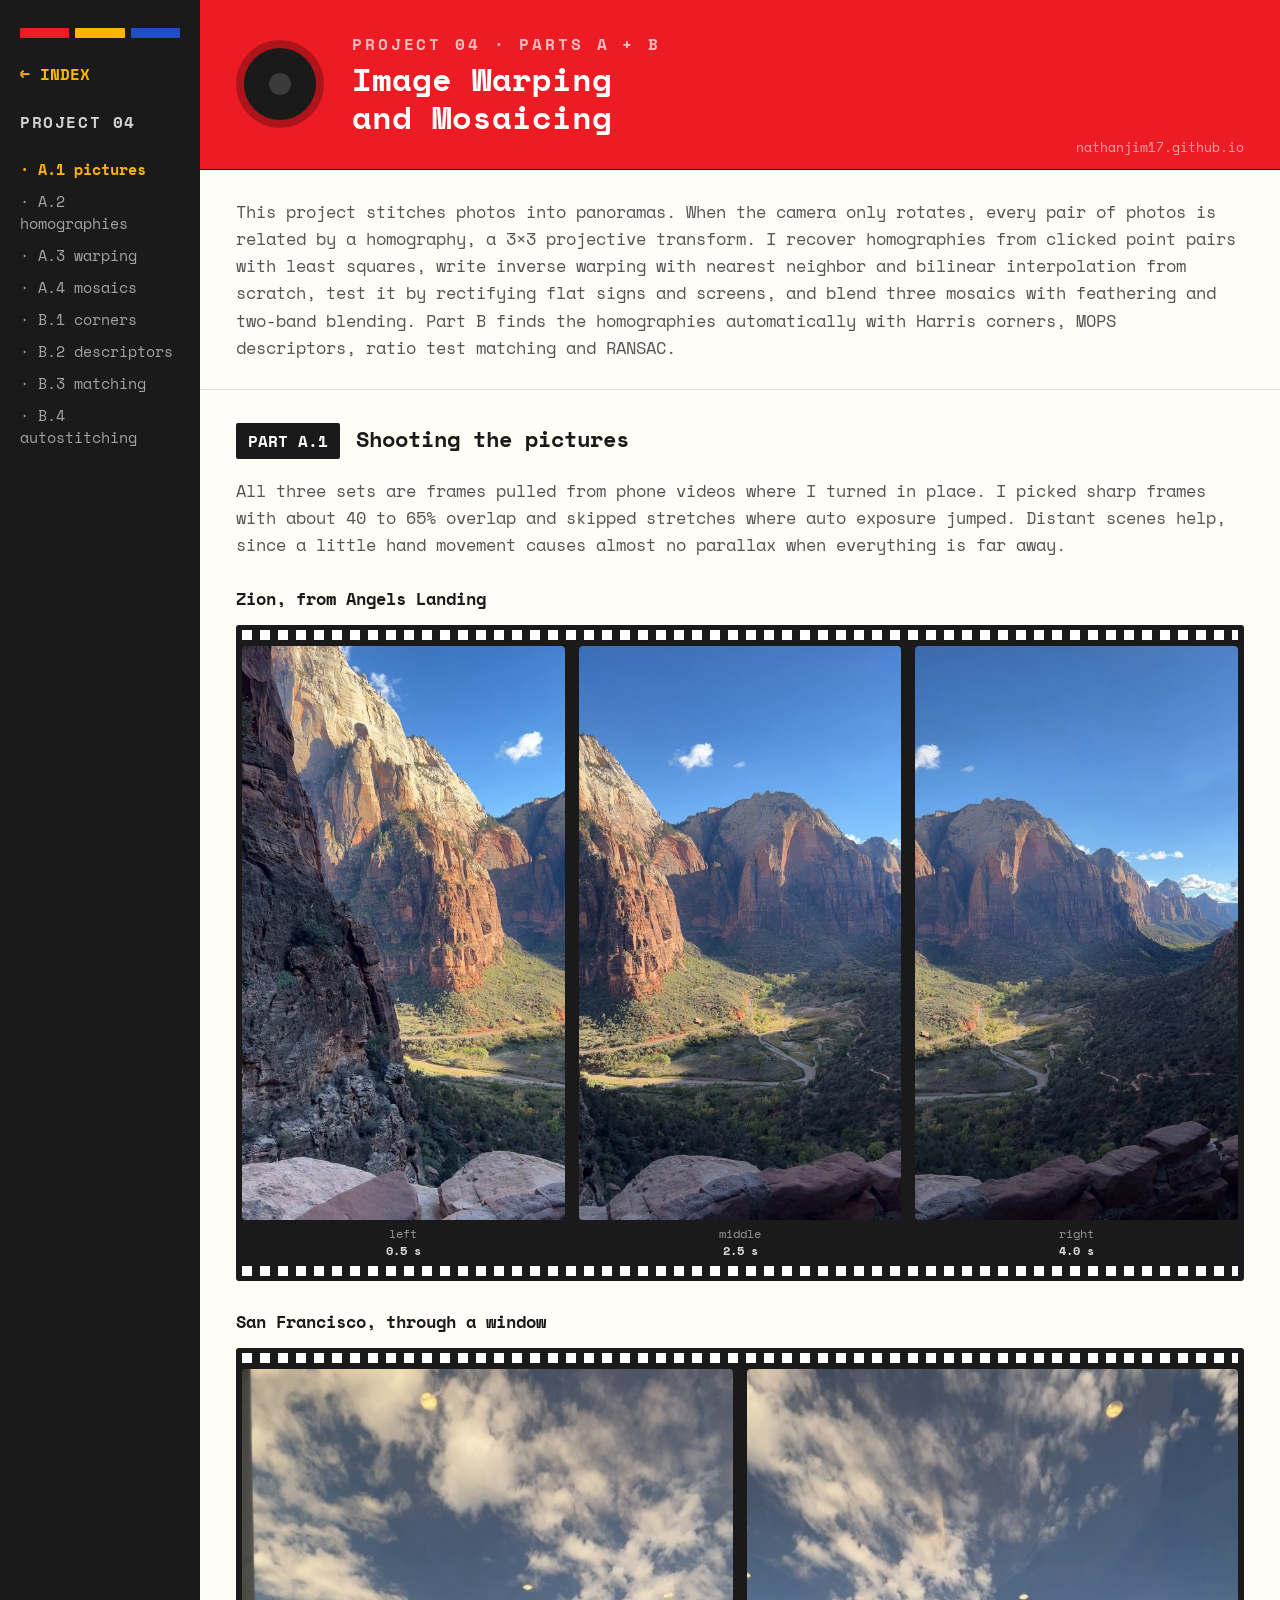
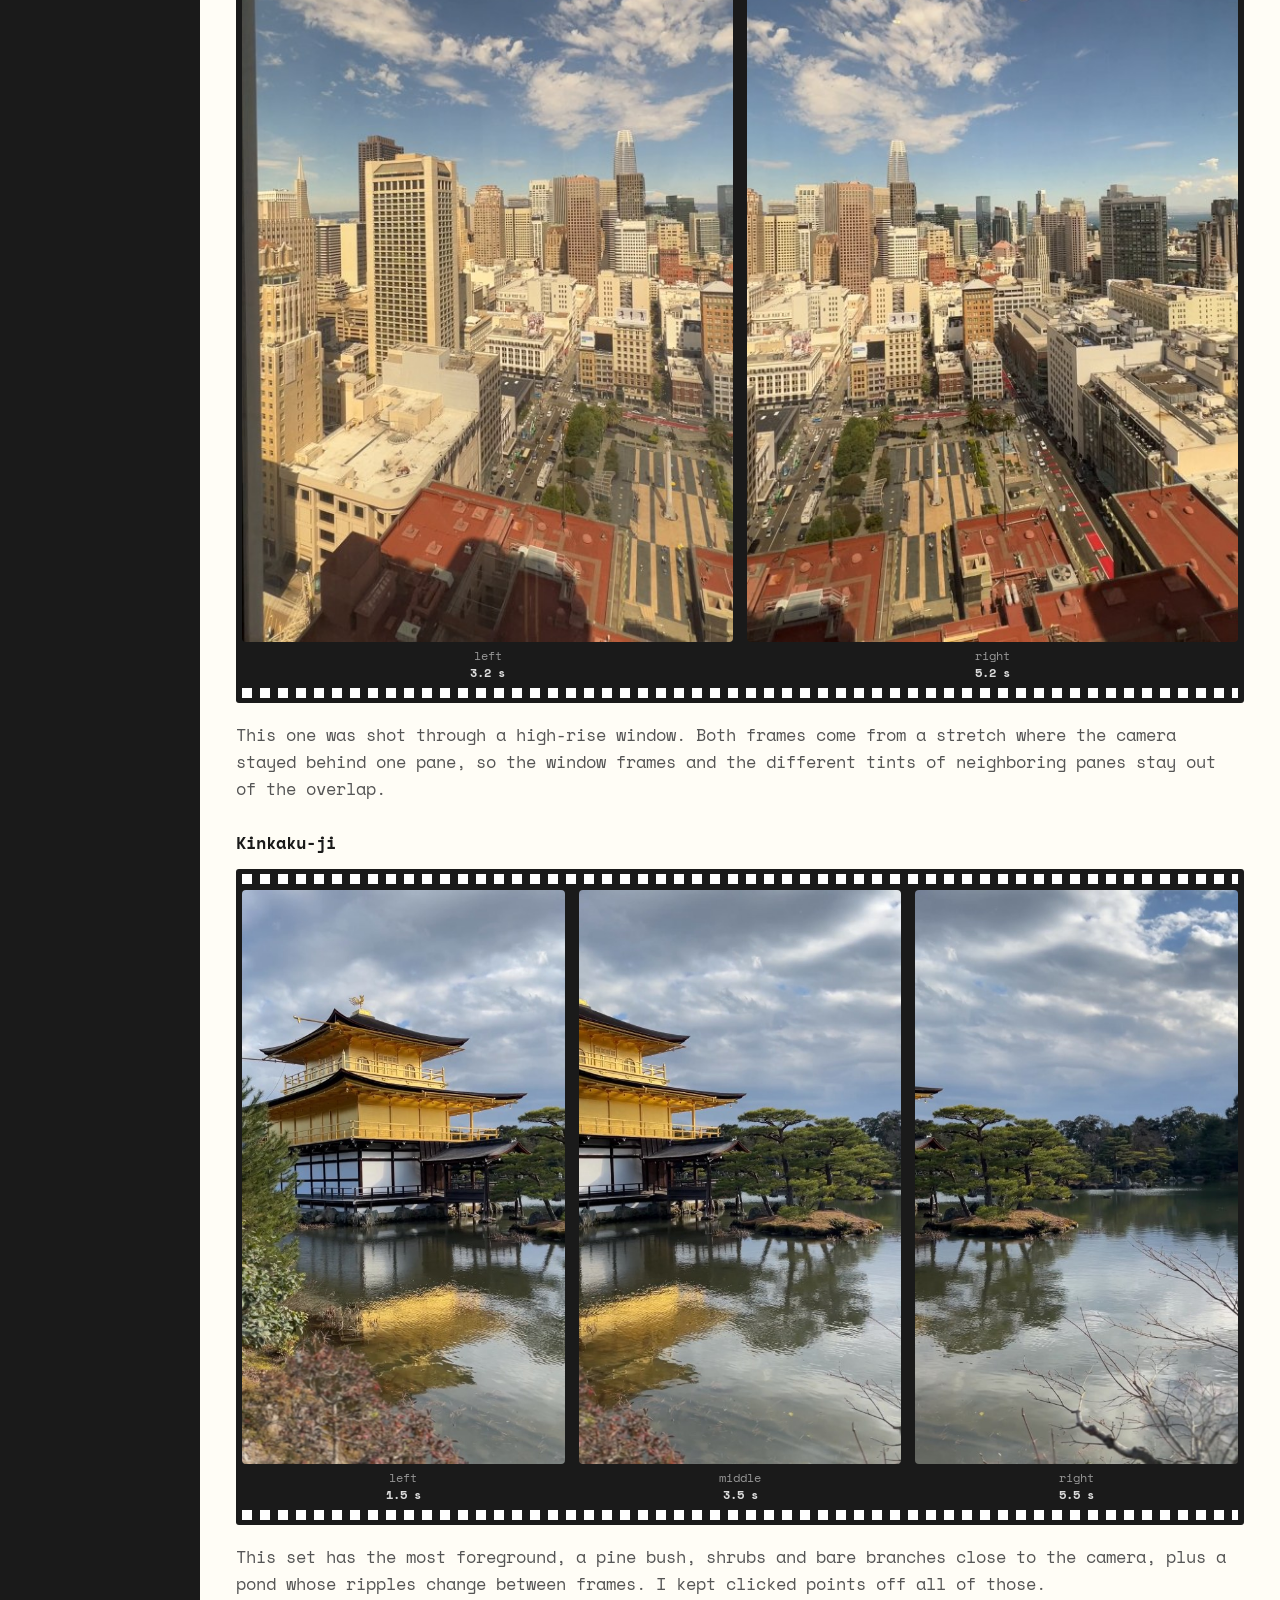
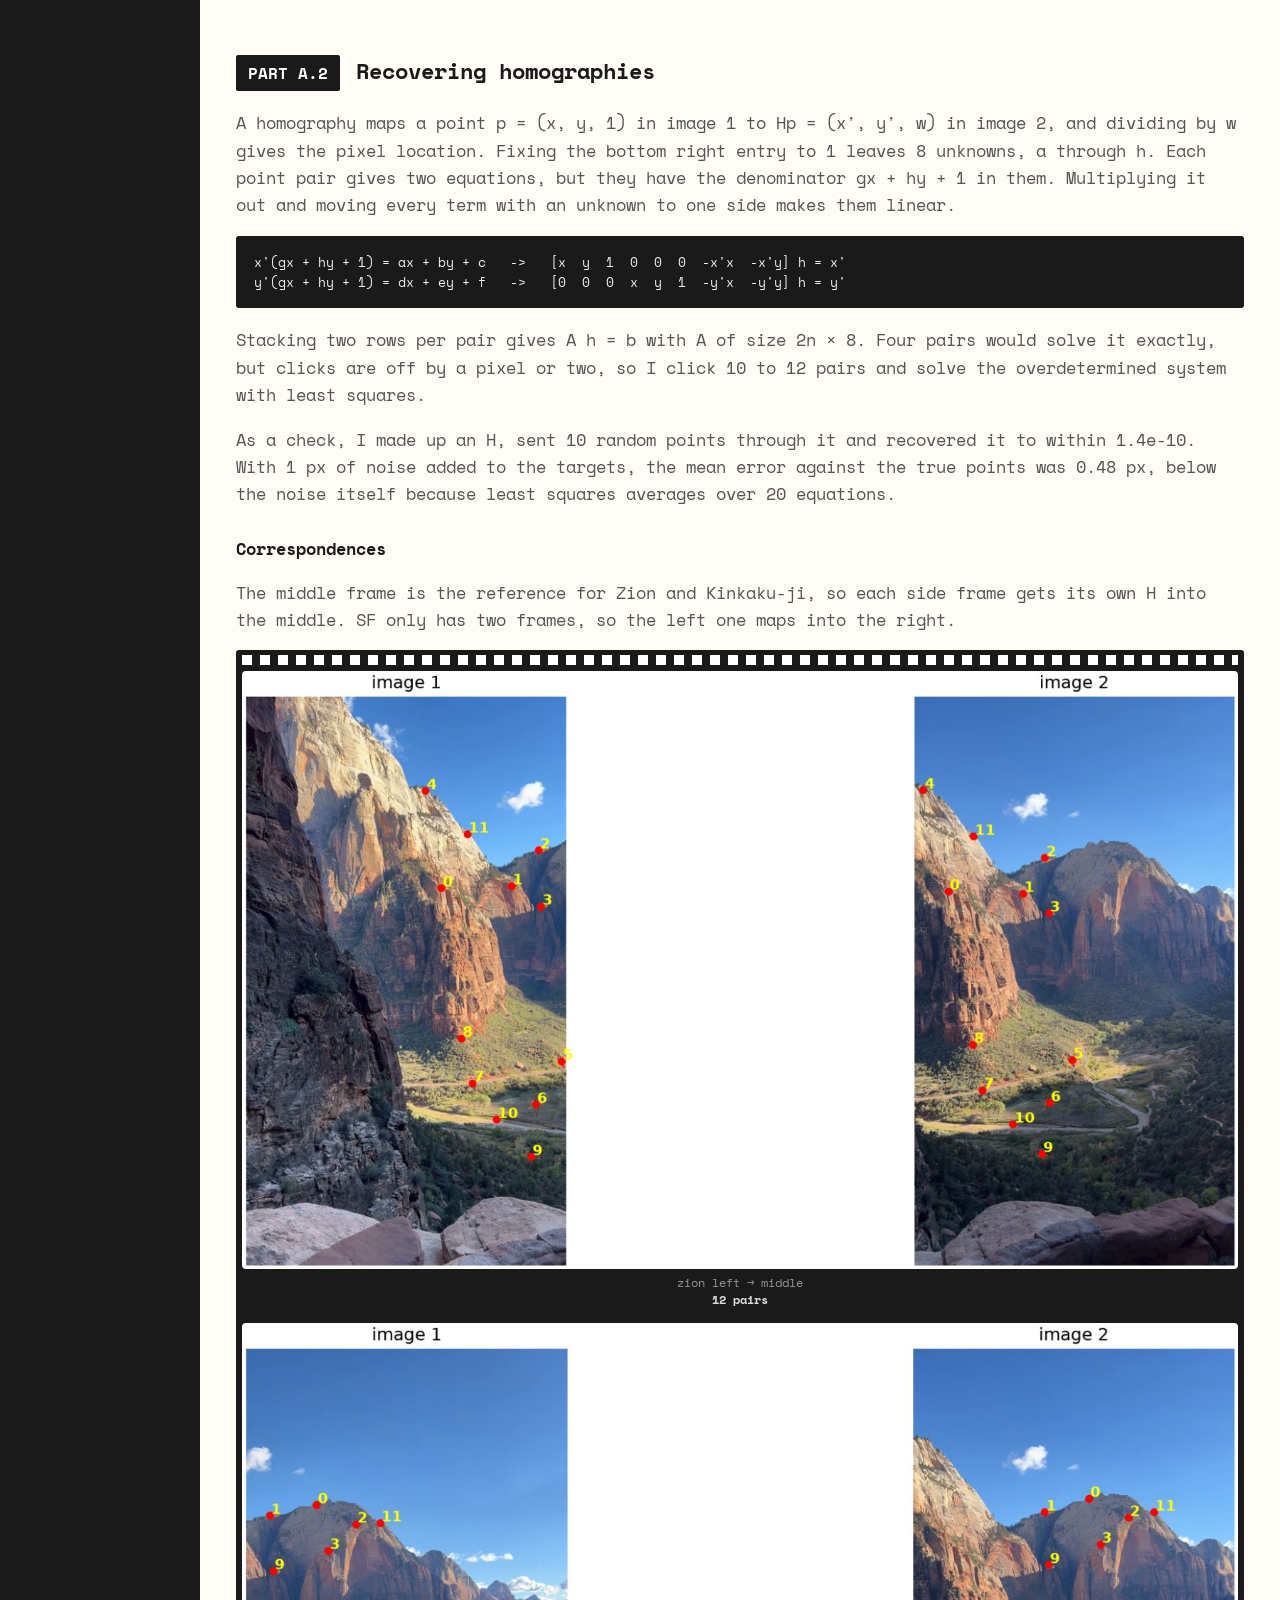
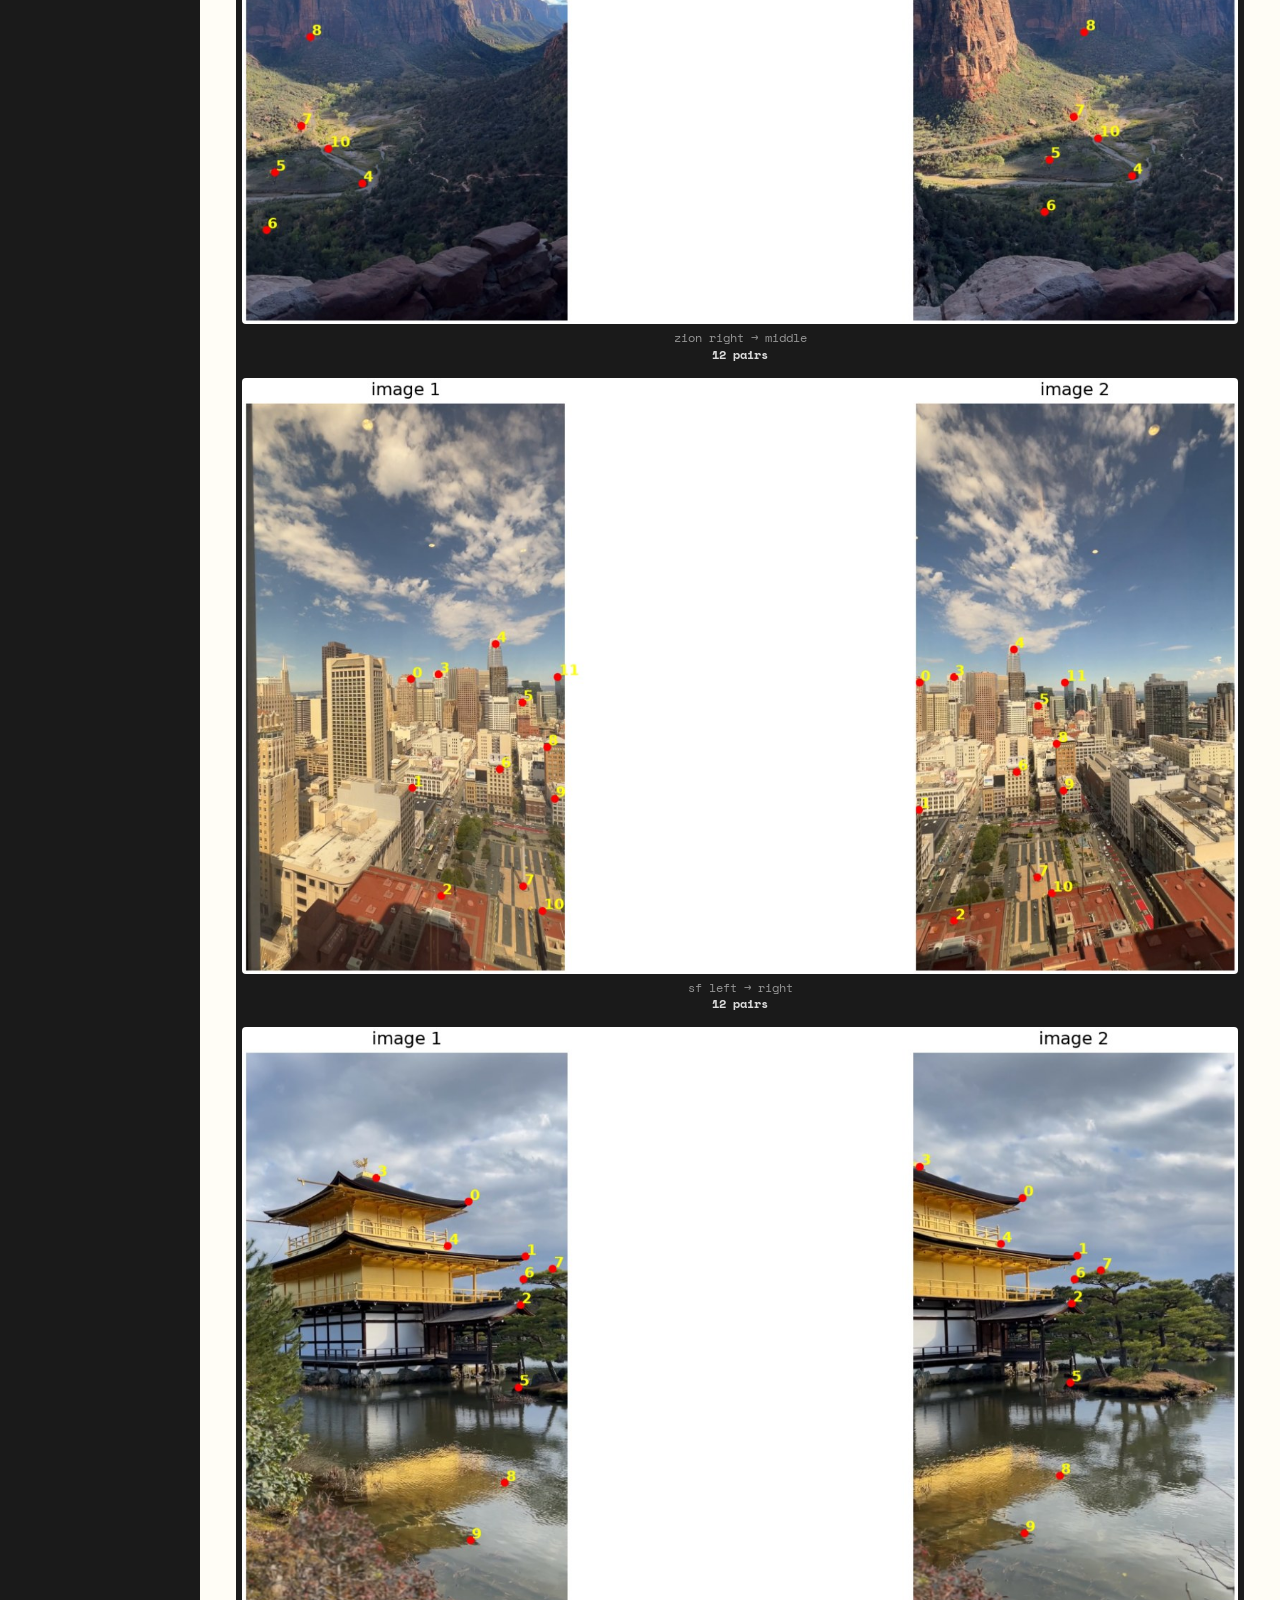
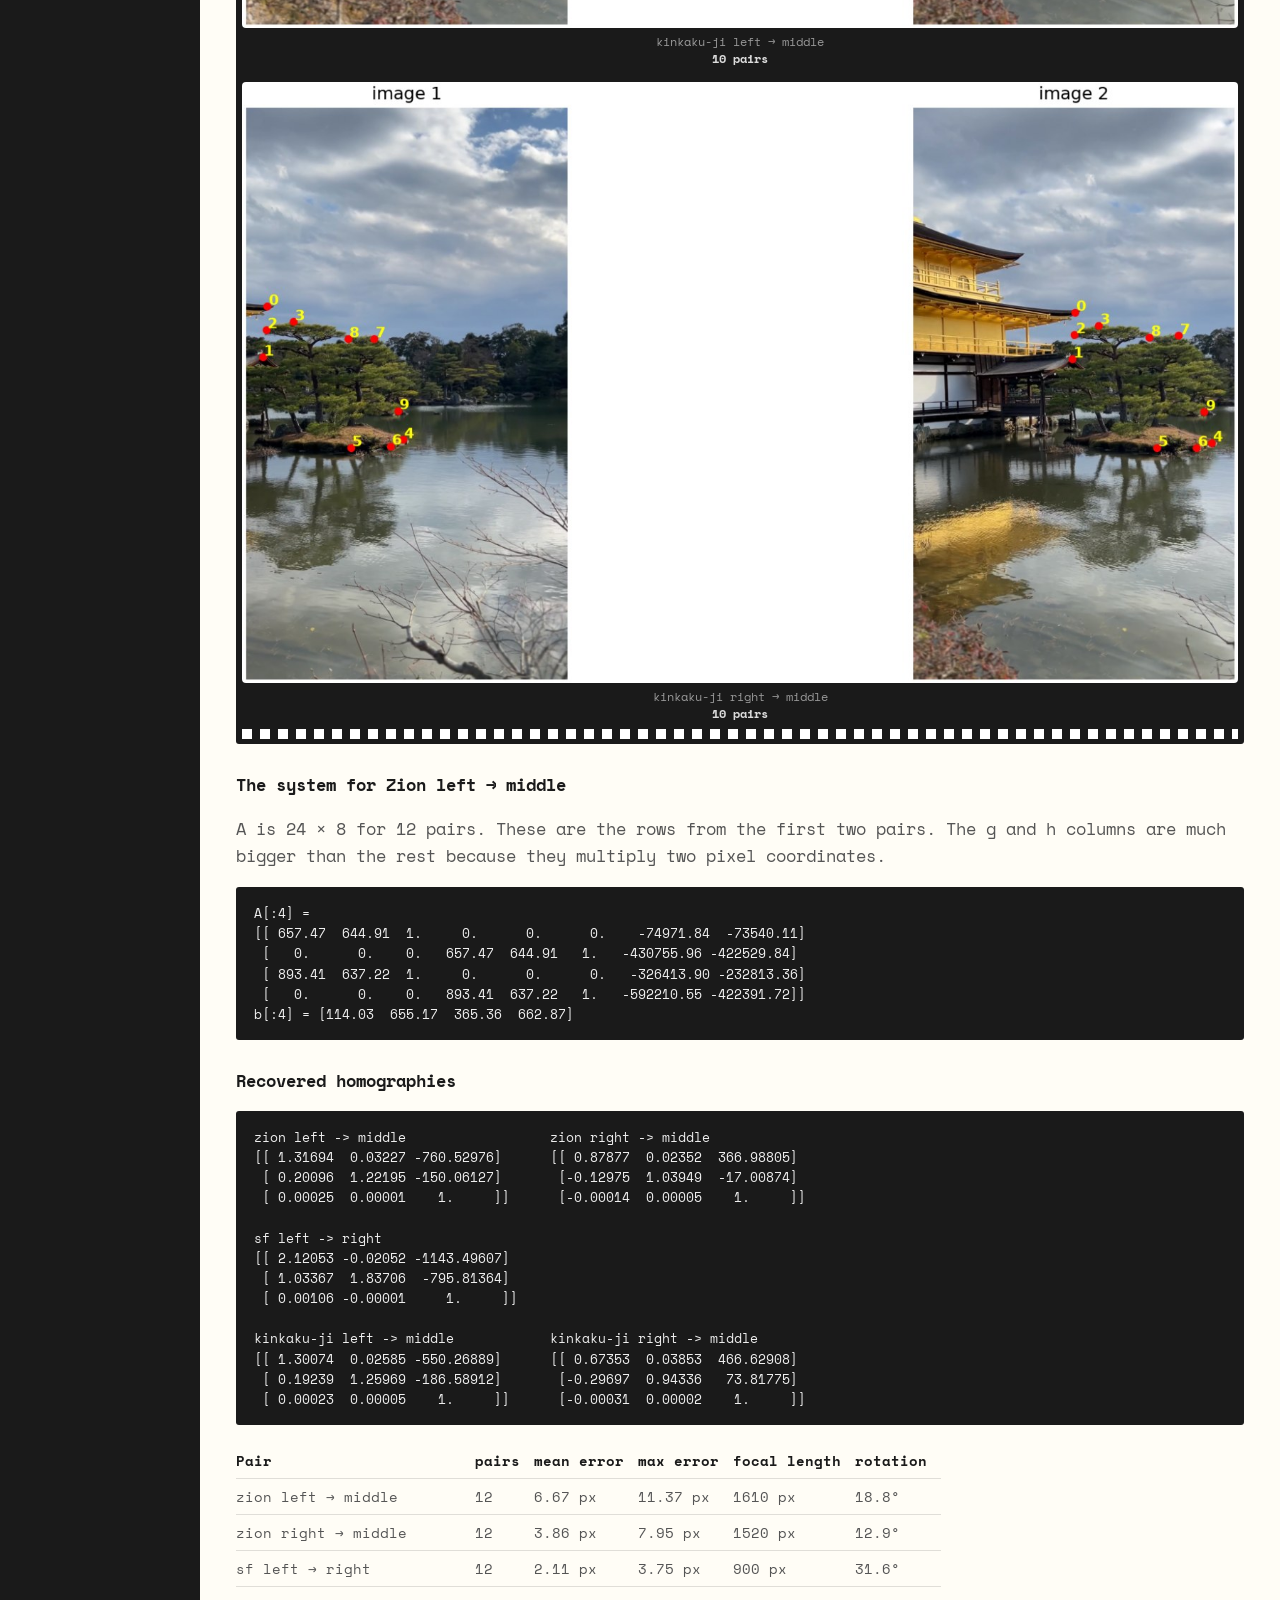
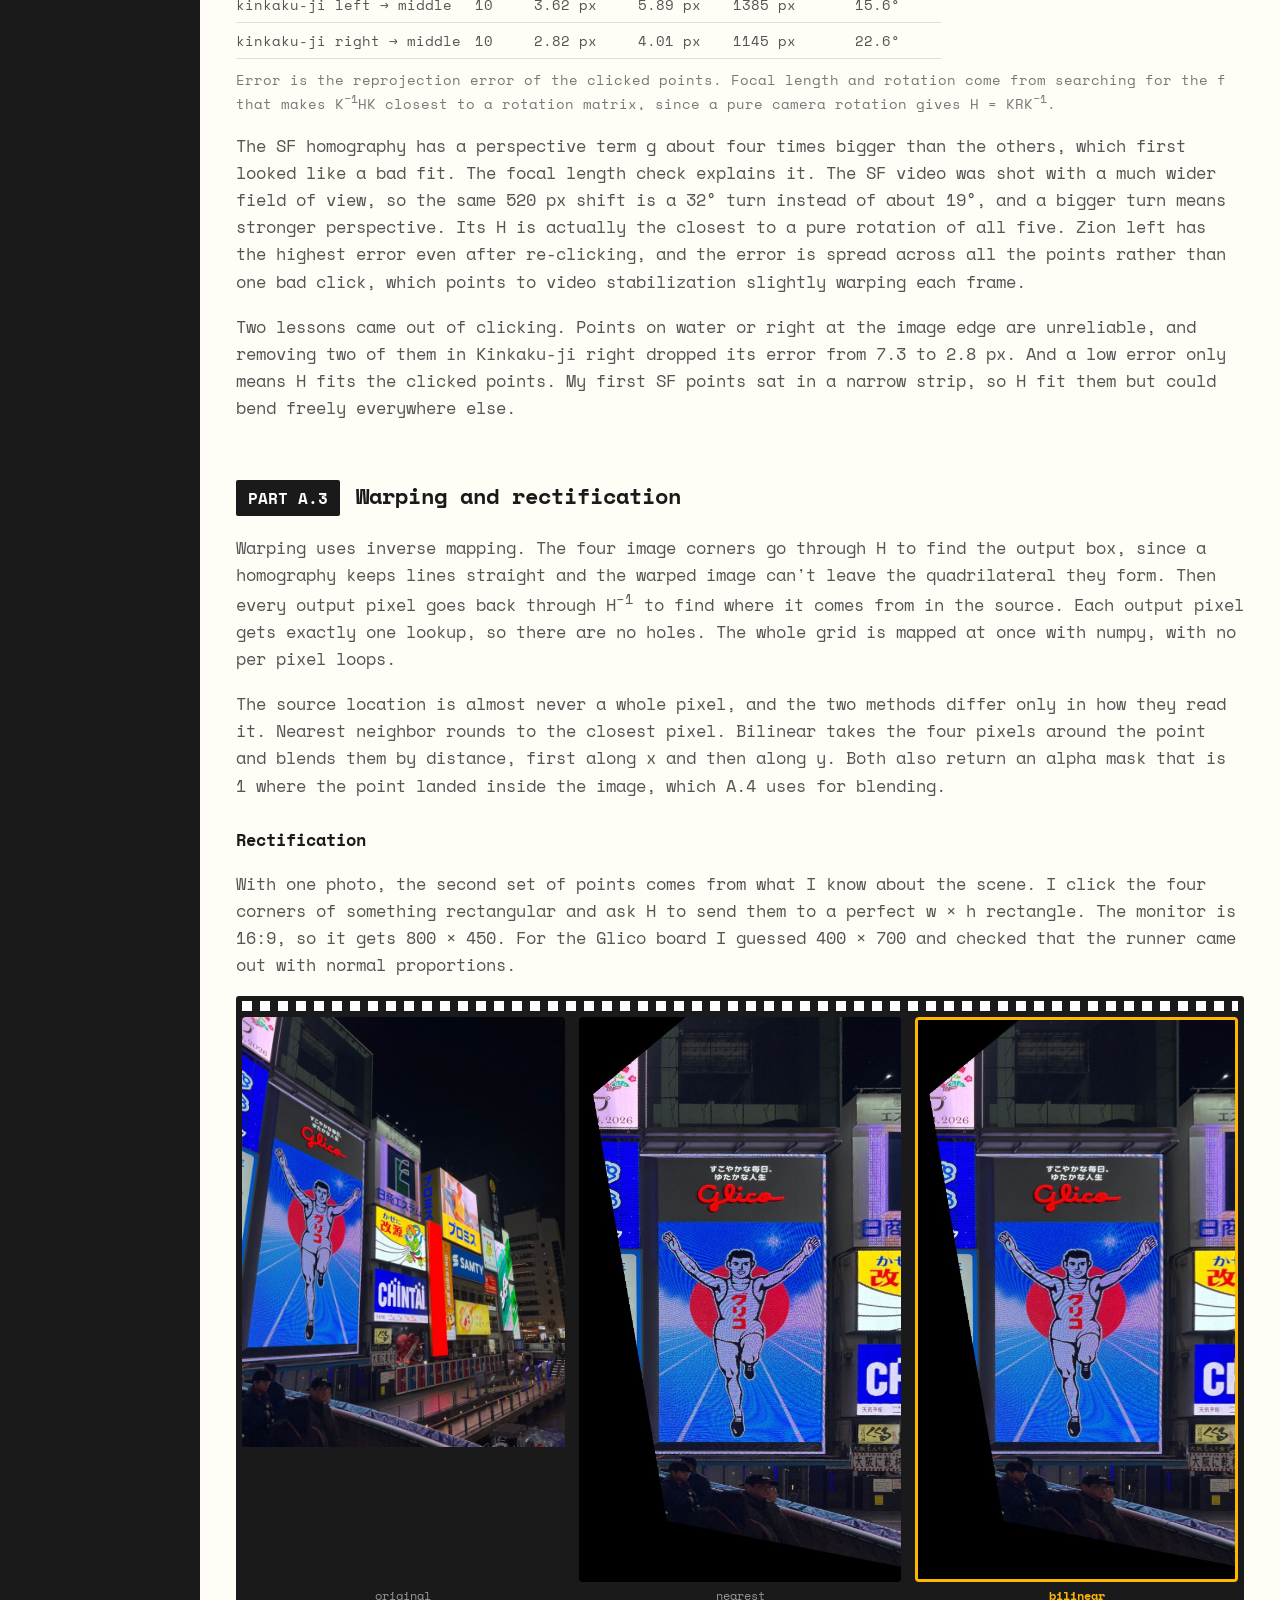
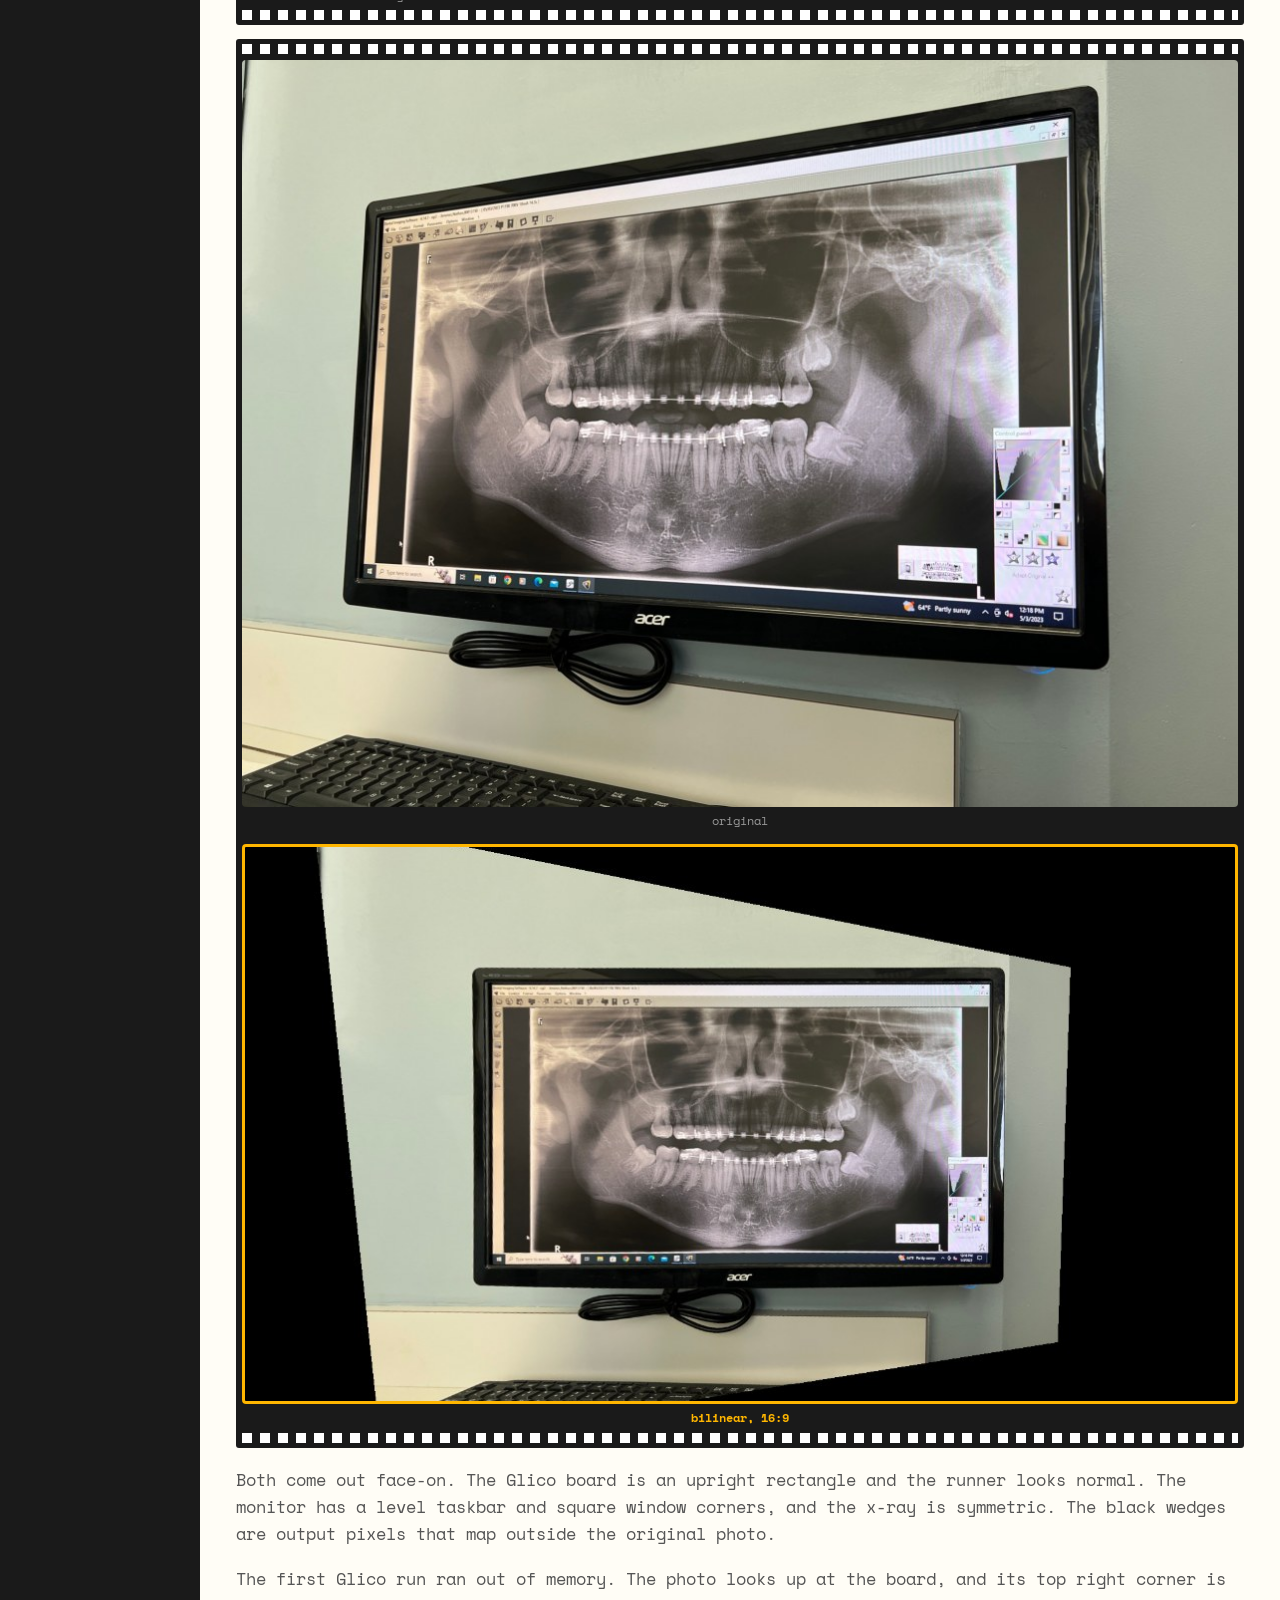
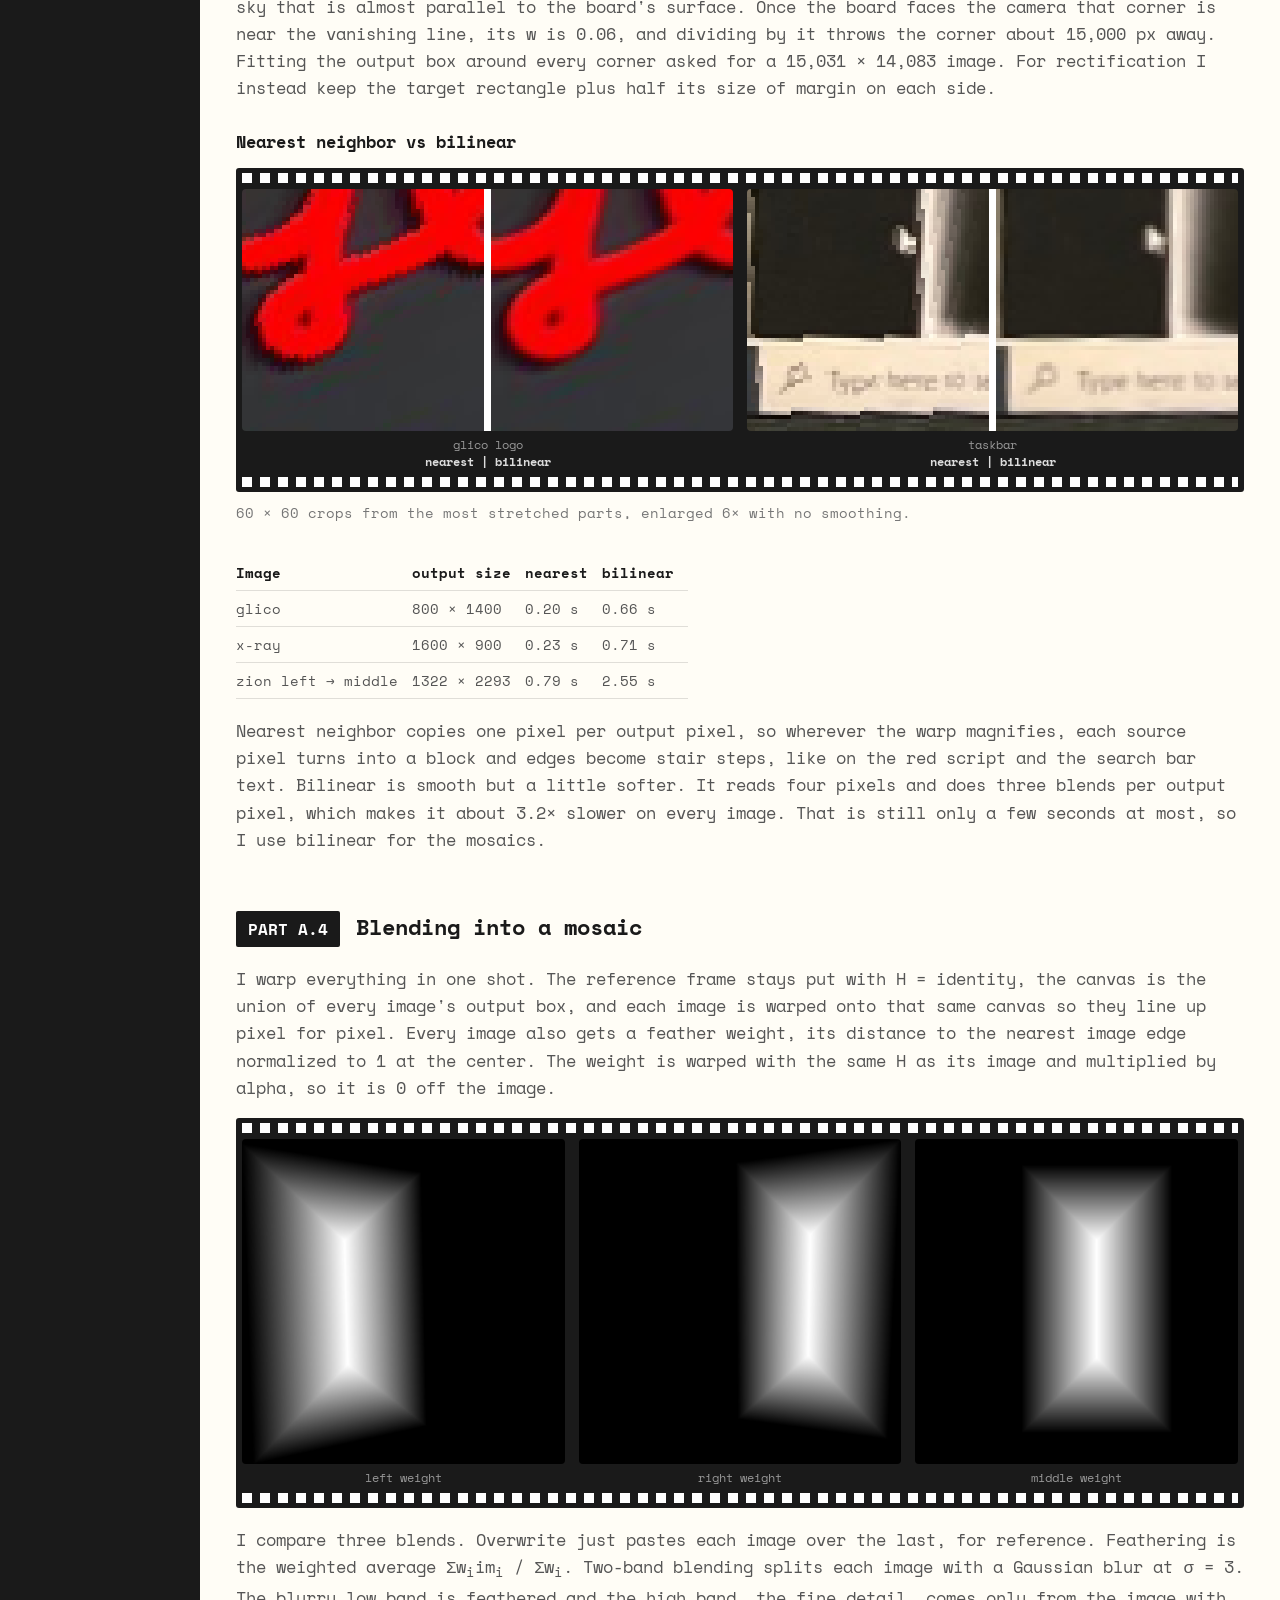
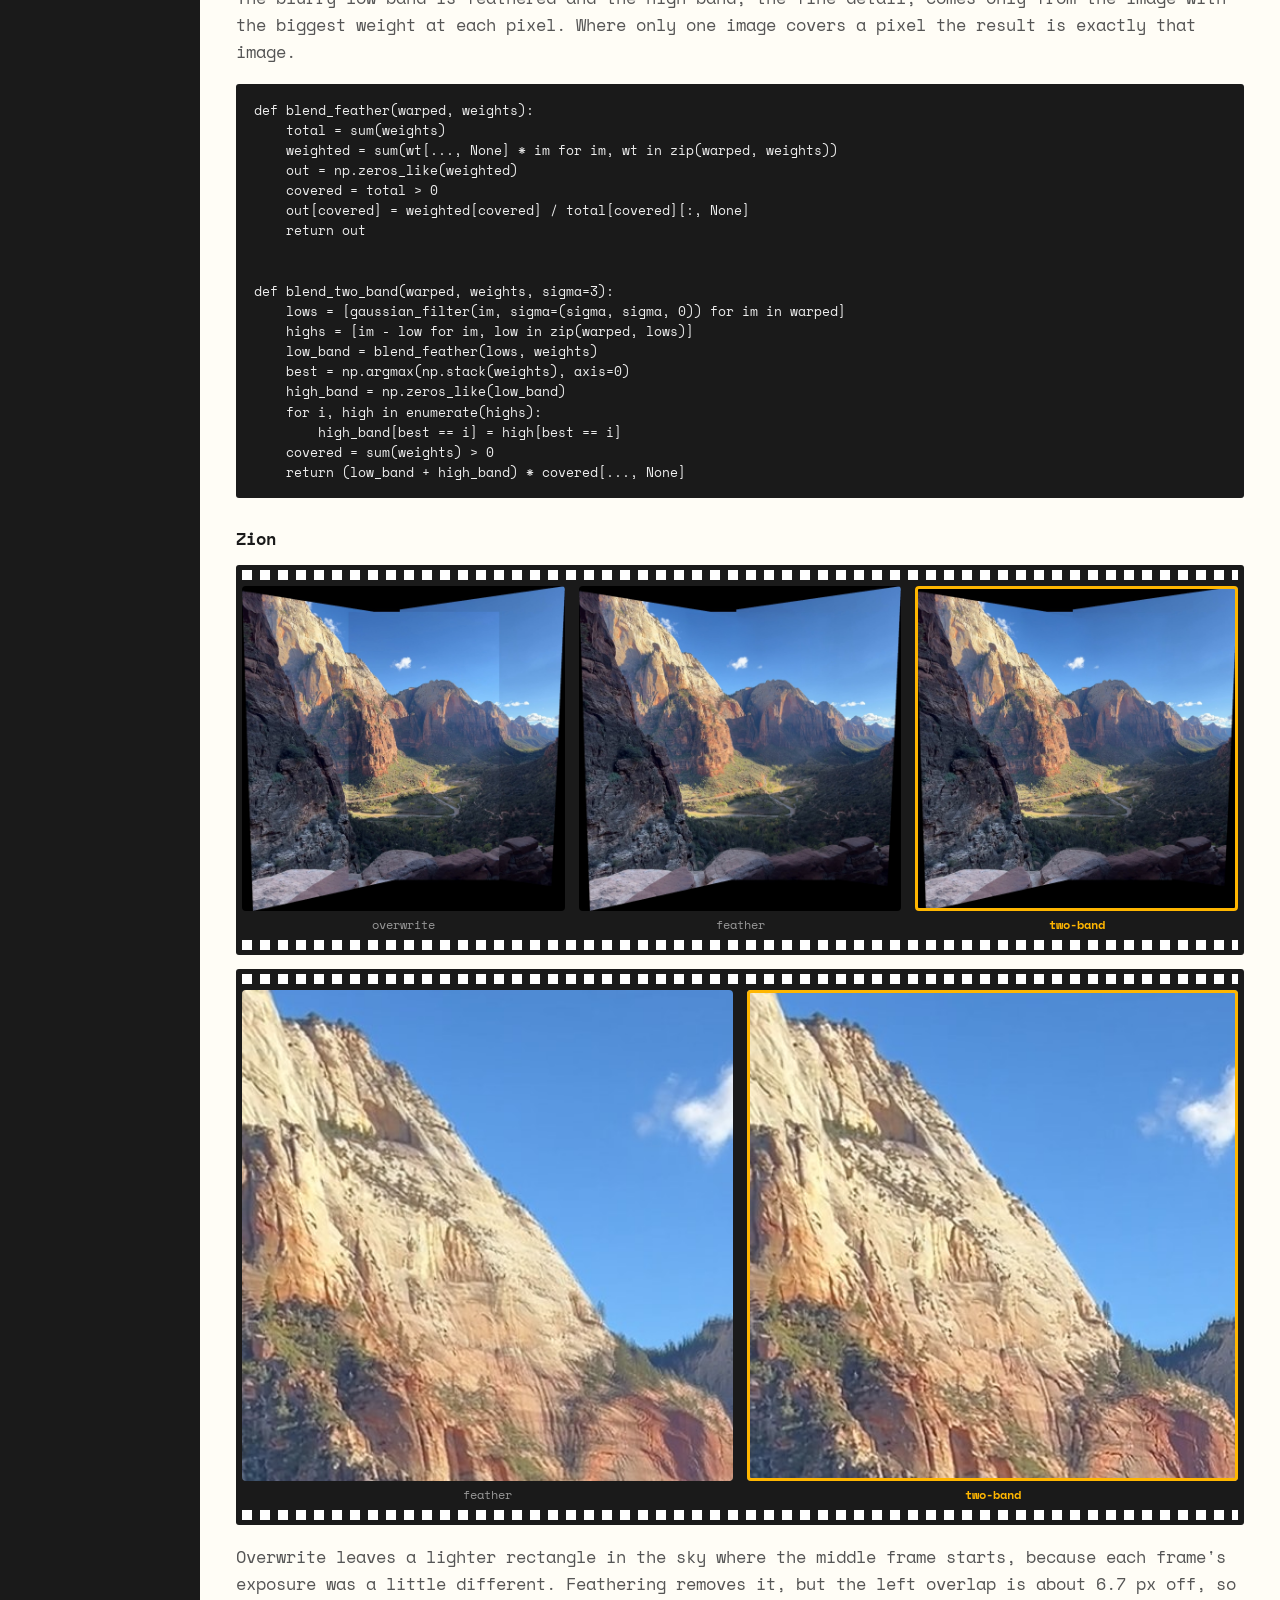
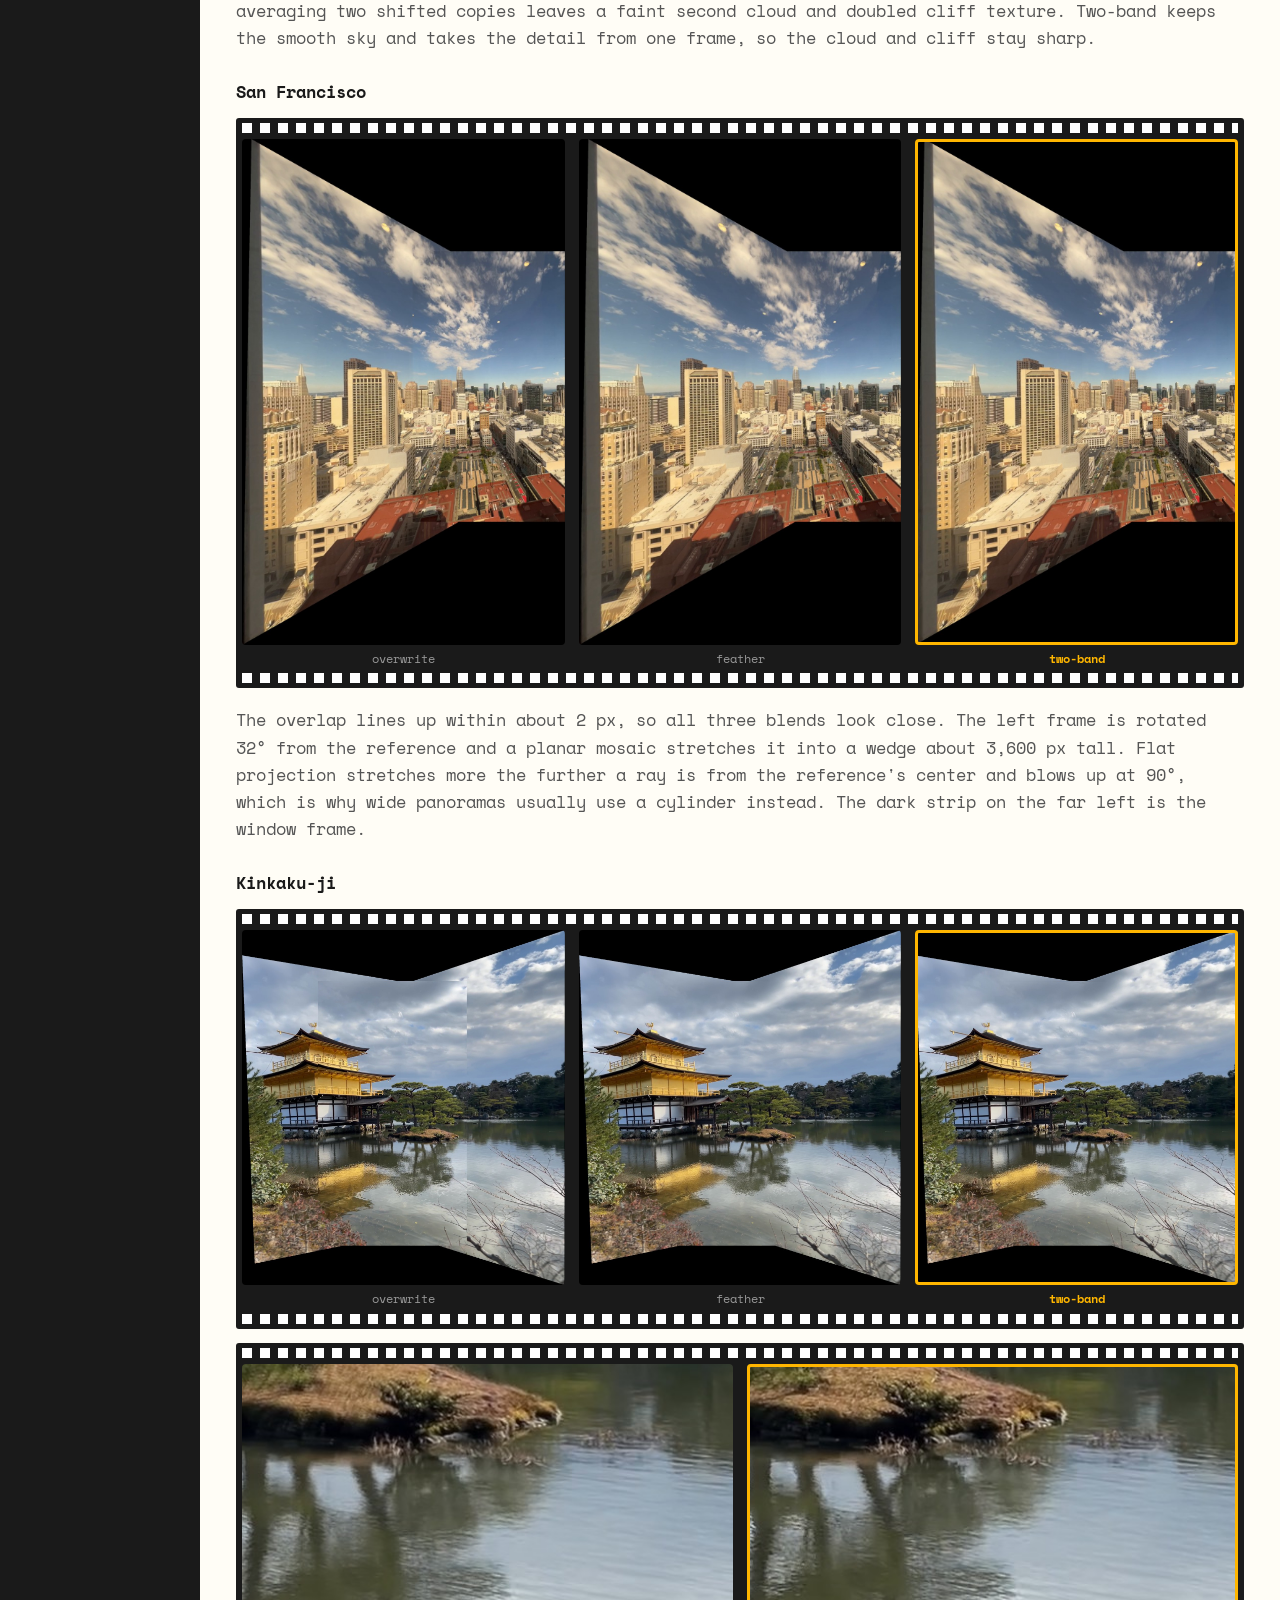
<file: projects/04/index.html>
<!DOCTYPE html>
<html lang="en">
<head>
<meta charset="UTF-8">
<meta name="viewport" content="width=device-width, initial-scale=1.0">
<title>Project 04: Image Warping and Mosaicing</title>
<link rel="preconnect" href="https://fonts.googleapis.com">
<link href="https://fonts.googleapis.com/css2?family=Caveat:wght@500;700&family=Space+Mono:wght@400;700&display=swap" rel="stylesheet">
<link rel="stylesheet" href="../../css/site.css">
</head>
<body>
<div class="layout">

  <aside class="sidebar">
    <div class="film-bars">
      <span style="background: var(--red)"></span>
      <span style="background: var(--yellow)"></span>
      <span style="background: var(--blue)"></span>
    </div>

    <a href="../../" class="back-index">← INDEX</a>
    <div class="project-label">PROJECT 04</div>

    <nav class="section-nav">
      <a href="#part-a1" class="active">· A.1 pictures</a>
      <a href="#part-a2">· A.2 homographies</a>
      <a href="#part-a3">· A.3 warping</a>
      <a href="#part-a4">· A.4 mosaics</a>
      <a href="#part-b1">· B.1 corners</a>
      <a href="#part-b2">· B.2 descriptors</a>
      <a href="#part-b3">· B.3 matching</a>
      <a href="#part-b4">· B.4 autostitching</a>
    </nav>

    <div class="next-link" style="visibility:hidden">next 05 →</div>
  </aside>

  <main class="main" style="padding:0">

    <div class="hero hero-red">
      <div class="lens"><div class="lens-inner"></div></div>
      <div>
        <div class="hero-eyebrow">PROJECT 04 &middot; PARTS A + B</div>
        <div class="hero-title">Image Warping<br>and Mosaicing</div>
      </div>
      <span class="hero-url">nathanjim17.github.io</span>
    </div>

    <div class="summary">
      This project stitches photos into panoramas. When the camera only rotates, every pair of
      photos is related by a homography, a 3&times;3 projective transform. I recover homographies
      from clicked point pairs with least squares, write inverse warping with nearest neighbor
      and bilinear interpolation from scratch, test it by rectifying flat signs and screens, and
      blend three mosaics with feathering and two-band blending. Part B finds the homographies
      automatically with Harris corners, MOPS descriptors, ratio test matching and RANSAC.
    </div>

    <div class="body">

      <!-- ============================ A.1 ============================ -->
      <section id="part-a1">
        <div class="part-heading">
          <span class="part-chip">PART A.1</span>
          <span class="part-title">Shooting the pictures</span>
        </div>
        <p class="part-answer">
          All three sets are frames pulled from phone videos where I turned in place. I picked
          sharp frames with about 40 to 65% overlap and skipped stretches where auto exposure
          jumped. Distant scenes help, since a little hand movement causes almost no parallax
          when everything is far away.
        </p>

        <div class="sub-heading">Zion, from Angels Landing</div>
        <div class="film-strip wide" style="margin-top:14px">
          <div class="perf"></div>
          <div class="frames even">
            <div class="result-tile"><div class="frame fit"><img src="img/a1_zion_left.jpg" alt="zion left frame"></div><div class="result-label">left<br><b>0.5 s</b></div></div>
            <div class="result-tile"><div class="frame fit"><img src="img/a1_zion_mid.jpg" alt="zion middle frame"></div><div class="result-label">middle<br><b>2.5 s</b></div></div>
            <div class="result-tile"><div class="frame fit"><img src="img/a1_zion_right.jpg" alt="zion right frame"></div><div class="result-label">right<br><b>4.0 s</b></div></div>
          </div>
          <div class="perf"></div>
        </div>

        <div class="sub-heading">San Francisco, through a window</div>
        <div class="film-strip wide" style="margin-top:14px">
          <div class="perf"></div>
          <div class="frames even">
            <div class="result-tile"><div class="frame fit"><img src="img/a1_sf_left.jpg" alt="sf left frame"></div><div class="result-label">left<br><b>3.2 s</b></div></div>
            <div class="result-tile"><div class="frame fit"><img src="img/a1_sf_right.jpg" alt="sf right frame"></div><div class="result-label">right<br><b>5.2 s</b></div></div>
          </div>
          <div class="perf"></div>
        </div>
        <p class="part-answer">
          This one was shot through a high-rise window. Both frames come from a stretch where the
          camera stayed behind one pane, so the window frames and the different tints of
          neighboring panes stay out of the overlap.
        </p>

        <div class="sub-heading">Kinkaku-ji</div>
        <div class="film-strip wide" style="margin-top:14px">
          <div class="perf"></div>
          <div class="frames even">
            <div class="result-tile"><div class="frame fit"><img src="img/a1_kinkaku_left.jpg" alt="kinkaku-ji left frame"></div><div class="result-label">left<br><b>1.5 s</b></div></div>
            <div class="result-tile"><div class="frame fit"><img src="img/a1_kinkaku_mid.jpg" alt="kinkaku-ji middle frame"></div><div class="result-label">middle<br><b>3.5 s</b></div></div>
            <div class="result-tile"><div class="frame fit"><img src="img/a1_kinkaku_right.jpg" alt="kinkaku-ji right frame"></div><div class="result-label">right<br><b>5.5 s</b></div></div>
          </div>
          <div class="perf"></div>
        </div>
        <p class="part-answer">
          This set has the most foreground, a pine bush, shrubs and bare branches close to the
          camera, plus a pond whose ripples change between frames. I kept clicked points off all
          of those.
        </p>
      </section>

      <!-- ============================ A.2 ============================ -->
      <section id="part-a2">
        <div class="part-heading">
          <span class="part-chip">PART A.2</span>
          <span class="part-title">Recovering homographies</span>
        </div>
        <p class="part-answer">
          A homography maps a point p = (x, y, 1) in image 1 to Hp = (x', y', w) in image 2, and
          dividing by w gives the pixel location. Fixing the bottom right entry to 1 leaves 8
          unknowns, a through h. Each point pair gives two equations, but they have the
          denominator gx + hy + 1 in them. Multiplying it out and moving every term with an
          unknown to one side makes them linear.
        </p>
        <pre class="code-block"><code>x'(gx + hy + 1) = ax + by + c   -&gt;   [x  y  1  0  0  0  -x'x  -x'y] h = x'
y'(gx + hy + 1) = dx + ey + f   -&gt;   [0  0  0  x  y  1  -y'x  -y'y] h = y'</code></pre>
        <p class="part-answer">
          Stacking two rows per pair gives A h = b with A of size 2n &times; 8. Four pairs would
          solve it exactly, but clicks are off by a pixel or two, so I click 10 to 12 pairs and
          solve the overdetermined system with least squares.
        </p>
        <p class="part-answer">
          As a check, I made up an H, sent 10 random points through it and recovered it to within
          1.4e-10. With 1 px of noise added to the targets, the mean error against the true
          points was 0.48 px, below the noise itself because least squares averages over 20
          equations.
        </p>

        <div class="sub-heading">Correspondences</div>
        <p class="part-answer">
          The middle frame is the reference for Zion and Kinkaku-ji, so each side frame gets its
          own H into the middle. SF only has two frames, so the left one maps into the right.
        </p>
        <div class="film-strip wide" style="margin-top:14px">
          <div class="perf"></div>
          <div class="frames" style="flex-direction:column">
            <div class="result-tile"><div class="frame fit"><img src="img/a2_zion_left_mid.jpg" alt="zion left to middle correspondences"></div><div class="result-label">zion left &rarr; middle<br><b>12 pairs</b></div></div>
            <div class="result-tile"><div class="frame fit"><img src="img/a2_zion_right_mid.jpg" alt="zion right to middle correspondences"></div><div class="result-label">zion right &rarr; middle<br><b>12 pairs</b></div></div>
            <div class="result-tile"><div class="frame fit"><img src="img/a2_sf_left_right.jpg" alt="sf left to right correspondences"></div><div class="result-label">sf left &rarr; right<br><b>12 pairs</b></div></div>
            <div class="result-tile"><div class="frame fit"><img src="img/a2_kinkaku_left_mid.jpg" alt="kinkaku-ji left to middle correspondences"></div><div class="result-label">kinkaku-ji left &rarr; middle<br><b>10 pairs</b></div></div>
            <div class="result-tile"><div class="frame fit"><img src="img/a2_kinkaku_right_mid.jpg" alt="kinkaku-ji right to middle correspondences"></div><div class="result-label">kinkaku-ji right &rarr; middle<br><b>10 pairs</b></div></div>
          </div>
          <div class="perf"></div>
        </div>

        <div class="sub-heading">The system for Zion left &rarr; middle</div>
        <p class="part-answer">
          A is 24 &times; 8 for 12 pairs. These are the rows from the first two pairs. The g and h
          columns are much bigger than the rest because they multiply two pixel coordinates.
        </p>
        <pre class="code-block"><code>A[:4] =
[[ 657.47  644.91  1.     0.      0.      0.    -74971.84  -73540.11]
 [   0.      0.    0.   657.47  644.91   1.   -430755.96 -422529.84]
 [ 893.41  637.22  1.     0.      0.      0.   -326413.90 -232813.36]
 [   0.      0.    0.   893.41  637.22   1.   -592210.55 -422391.72]]
b[:4] = [114.03  655.17  365.36  662.87]</code></pre>

        <div class="sub-heading">Recovered homographies</div>
        <pre class="code-block"><code>zion left -&gt; middle                  zion right -&gt; middle
[[ 1.31694  0.03227 -760.52976]      [[ 0.87877  0.02352  366.98805]
 [ 0.20096  1.22195 -150.06127]       [-0.12975  1.03949  -17.00874]
 [ 0.00025  0.00001    1.     ]]      [-0.00014  0.00005    1.     ]]

sf left -&gt; right
[[ 2.12053 -0.02052 -1143.49607]
 [ 1.03367  1.83706  -795.81364]
 [ 0.00106 -0.00001     1.     ]]

kinkaku-ji left -&gt; middle            kinkaku-ji right -&gt; middle
[[ 1.30074  0.02585 -550.26889]      [[ 0.67353  0.03853  466.62908]
 [ 0.19239  1.25969 -186.58912]       [-0.29697  0.94336   73.81775]
 [ 0.00023  0.00005    1.     ]]      [-0.00031  0.00002    1.     ]]</code></pre>

        <div class="table-wrap">
          <table class="data-table">
            <tr><th>Pair</th><th>pairs</th><th>mean error</th><th>max error</th><th>focal length</th><th>rotation</th></tr>
            <tr><td>zion left &rarr; middle</td><td>12</td><td>6.67 px</td><td>11.37 px</td><td>1610 px</td><td>18.8&deg;</td></tr>
            <tr><td>zion right &rarr; middle</td><td>12</td><td>3.86 px</td><td>7.95 px</td><td>1520 px</td><td>12.9&deg;</td></tr>
            <tr><td>sf left &rarr; right</td><td>12</td><td>2.11 px</td><td>3.75 px</td><td>900 px</td><td>31.6&deg;</td></tr>
            <tr><td>kinkaku-ji left &rarr; middle</td><td>10</td><td>3.62 px</td><td>5.89 px</td><td>1385 px</td><td>15.6&deg;</td></tr>
            <tr><td>kinkaku-ji right &rarr; middle</td><td>10</td><td>2.82 px</td><td>4.01 px</td><td>1145 px</td><td>22.6&deg;</td></tr>
          </table>
        </div>
        <p class="part-caption">
          Error is the reprojection error of the clicked points. Focal length and rotation come
          from searching for the f that makes K<sup>&minus;1</sup>HK closest to a rotation
          matrix, since a pure camera rotation gives H = KRK<sup>&minus;1</sup>.
        </p>
        <p class="part-answer">
          The SF homography has a perspective term g about four times bigger than the others,
          which first looked like a bad fit. The focal length check explains it. The SF video was
          shot with a much wider field of view, so the same 520 px shift is a 32&deg; turn
          instead of about 19&deg;, and a bigger turn means stronger perspective. Its H is
          actually the closest to a pure rotation of all five. Zion left has the highest error
          even after re-clicking, and the error is spread across all the points rather than one
          bad click, which points to video stabilization slightly warping each frame.
        </p>
        <p class="part-answer">
          Two lessons came out of clicking. Points on water or right at the image edge are
          unreliable, and removing two of them in Kinkaku-ji right dropped its error from 7.3 to
          2.8 px. And a low error only means H fits the clicked points. My first SF points sat in
          a narrow strip, so H fit them but could bend freely everywhere else.
        </p>
      </section>

      <!-- ============================ A.3 ============================ -->
      <section id="part-a3">
        <div class="part-heading">
          <span class="part-chip">PART A.3</span>
          <span class="part-title">Warping and rectification</span>
        </div>
        <p class="part-answer">
          Warping uses inverse mapping. The four image corners go through H to find the output
          box, since a homography keeps lines straight and the warped image can't leave the
          quadrilateral they form. Then every output pixel goes back through H<sup>&minus;1</sup>
          to find where it comes from in the source. Each output pixel gets exactly one lookup,
          so there are no holes. The whole grid is mapped at once with numpy, with no per pixel
          loops.
        </p>
        <p class="part-answer">
          The source location is almost never a whole pixel, and the two methods differ only in
          how they read it. Nearest neighbor rounds to the closest pixel. Bilinear takes the four
          pixels around the point and blends them by distance, first along x and then along y.
          Both also return an alpha mask that is 1 where the point landed inside the image, which
          A.4 uses for blending.
        </p>

        <div class="sub-heading">Rectification</div>
        <p class="part-answer">
          With one photo, the second set of points comes from what I know about the scene. I
          click the four corners of something rectangular and ask H to send them to a perfect
          w &times; h rectangle. The monitor is 16:9, so it gets 800 &times; 450. For the Glico
          board I guessed 400 &times; 700 and checked that the runner came out with normal
          proportions.
        </p>
        <div class="film-strip wide" style="margin-top:14px">
          <div class="perf"></div>
          <div class="frames even">
            <div class="result-tile"><div class="frame fit"><img src="img/a3_glico_original.jpg" alt="glico sign original"></div><div class="result-label">original</div></div>
            <div class="result-tile"><div class="frame fit"><img src="img/a3_glico_nn.jpg" alt="glico rectified nearest neighbor"></div><div class="result-label">nearest</div></div>
            <div class="result-tile chosen"><div class="frame fit"><img src="img/a3_glico_bilinear.jpg" alt="glico rectified bilinear"></div><div class="result-label"><b>bilinear</b></div></div>
          </div>
          <div class="perf"></div>
        </div>
        <div class="film-strip wide" style="margin-top:14px">
          <div class="perf"></div>
          <div class="frames" style="flex-direction:column">
            <div class="result-tile"><div class="frame fit"><img src="img/a3_xray_original.jpg" alt="x-ray on monitor original"></div><div class="result-label">original</div></div>
            <div class="result-tile chosen"><div class="frame fit"><img src="img/a3_xray_bilinear.jpg" alt="x-ray monitor rectified bilinear"></div><div class="result-label"><b>bilinear, 16:9</b></div></div>
          </div>
          <div class="perf"></div>
        </div>
        <p class="part-answer">
          Both come out face-on. The Glico board is an upright rectangle and the runner looks
          normal. The monitor has a level taskbar and square window corners, and the x-ray is
          symmetric. The black wedges are output pixels that map outside the original photo.
        </p>
        <p class="part-answer">
          The first Glico run ran out of memory. The photo looks up at the board, and its top
          right corner is sky that is almost parallel to the board's surface. Once the board faces
          the camera that corner is near the vanishing line, its w is 0.06, and dividing by it
          throws the corner about 15,000 px away. Fitting the output box around every corner
          asked for a 15,031 &times; 14,083 image. For rectification I instead keep the target
          rectangle plus half its size of margin on each side.
        </p>

        <div class="sub-heading">Nearest neighbor vs bilinear</div>
        <div class="film-strip wide" style="margin-top:14px">
          <div class="perf"></div>
          <div class="frames even">
            <div class="result-tile"><div class="frame fit pixel"><img src="img/a3_glico_zoom.png" alt="glico logo zoomed, nearest left and bilinear right"></div><div class="result-label">glico logo<br><b>nearest | bilinear</b></div></div>
            <div class="result-tile"><div class="frame fit pixel"><img src="img/a3_xray_zoom.png" alt="taskbar zoomed, nearest left and bilinear right"></div><div class="result-label">taskbar<br><b>nearest | bilinear</b></div></div>
          </div>
          <div class="perf"></div>
        </div>
        <p class="part-caption">60 &times; 60 crops from the most stretched parts, enlarged 6&times; with no smoothing.</p>
        <div class="table-wrap">
          <table class="data-table">
            <tr><th>Image</th><th>output size</th><th>nearest</th><th>bilinear</th></tr>
            <tr><td>glico</td><td>800 &times; 1400</td><td>0.20 s</td><td>0.66 s</td></tr>
            <tr><td>x-ray</td><td>1600 &times; 900</td><td>0.23 s</td><td>0.71 s</td></tr>
            <tr><td>zion left &rarr; middle</td><td>1322 &times; 2293</td><td>0.79 s</td><td>2.55 s</td></tr>
          </table>
        </div>
        <p class="part-answer">
          Nearest neighbor copies one pixel per output pixel, so wherever the warp magnifies, each
          source pixel turns into a block and edges become stair steps, like on the red script and
          the search bar text. Bilinear is smooth but a little softer. It reads four pixels and does
          three blends per output pixel, which makes it about 3.2&times; slower on every image.
          That is still only a few seconds at most, so I use bilinear for the mosaics.
        </p>
      </section>

      <!-- ============================ A.4 ============================ -->
      <section id="part-a4">
        <div class="part-heading">
          <span class="part-chip">PART A.4</span>
          <span class="part-title">Blending into a mosaic</span>
        </div>
        <p class="part-answer">
          I warp everything in one shot. The reference frame stays put with H = identity, the
          canvas is the union of every image's output box, and each image is warped onto that
          same canvas so they line up pixel for pixel. Every image also gets a feather weight,
          its distance to the nearest image edge normalized to 1 at the center. The weight is
          warped with the same H as its image and multiplied by alpha, so it is 0 off the image.
        </p>
        <div class="film-strip wide" style="margin-top:14px">
          <div class="perf"></div>
          <div class="frames even">
            <div class="result-tile"><div class="frame fit"><img src="img/a4_zion_weight_0.jpg" alt="zion left warped weight"></div><div class="result-label">left weight</div></div>
            <div class="result-tile"><div class="frame fit"><img src="img/a4_zion_weight_1.jpg" alt="zion right warped weight"></div><div class="result-label">right weight</div></div>
            <div class="result-tile"><div class="frame fit"><img src="img/a4_zion_weight_2.jpg" alt="zion middle weight"></div><div class="result-label">middle weight</div></div>
          </div>
          <div class="perf"></div>
        </div>
        <p class="part-answer">
          I compare three blends. Overwrite just pastes each image over the last, for reference.
          Feathering is the weighted average &Sigma;w<sub>i</sub>im<sub>i</sub> / &Sigma;w<sub>i</sub>.
          Two-band blending splits each image with a Gaussian blur at &sigma; = 3. The blurry low
          band is feathered and the high band, the fine detail, comes only from the image with the
          biggest weight at each pixel. Where only one image covers a pixel the result is exactly
          that image.
        </p>
        <pre class="code-block"><code>def blend_feather(warped, weights):
    total = sum(weights)
    weighted = sum(wt[..., None] * im for im, wt in zip(warped, weights))
    out = np.zeros_like(weighted)
    covered = total &gt; 0
    out[covered] = weighted[covered] / total[covered][:, None]
    return out


def blend_two_band(warped, weights, sigma=3):
    lows = [gaussian_filter(im, sigma=(sigma, sigma, 0)) for im in warped]
    highs = [im - low for im, low in zip(warped, lows)]
    low_band = blend_feather(lows, weights)
    best = np.argmax(np.stack(weights), axis=0)
    high_band = np.zeros_like(low_band)
    for i, high in enumerate(highs):
        high_band[best == i] = high[best == i]
    covered = sum(weights) &gt; 0
    return (low_band + high_band) * covered[..., None]</code></pre>

        <div class="sub-heading">Zion</div>
        <div class="film-strip wide" style="margin-top:14px">
          <div class="perf"></div>
          <div class="frames even">
            <div class="result-tile"><div class="frame fit"><img src="img/a4_zion_overwrite.jpg" alt="zion mosaic overwrite"></div><div class="result-label">overwrite</div></div>
            <div class="result-tile"><div class="frame fit"><img src="img/a4_zion_feather.jpg" alt="zion mosaic feathered"></div><div class="result-label">feather</div></div>
            <div class="result-tile chosen"><div class="frame fit"><img src="img/a4_zion_two_band.jpg" alt="zion mosaic two-band"></div><div class="result-label"><b>two-band</b></div></div>
          </div>
          <div class="perf"></div>
        </div>
        <div class="film-strip wide" style="margin-top:14px">
          <div class="perf"></div>
          <div class="frames even">
            <div class="result-tile"><div class="frame fit"><img src="img/a4_zion_crop_feather.jpg" alt="zion overlap crop feathered"></div><div class="result-label">feather</div></div>
            <div class="result-tile chosen"><div class="frame fit"><img src="img/a4_zion_crop_two_band.jpg" alt="zion overlap crop two-band"></div><div class="result-label"><b>two-band</b></div></div>
          </div>
          <div class="perf"></div>
        </div>
        <p class="part-answer">
          Overwrite leaves a lighter rectangle in the sky where the middle frame starts, because
          each frame's exposure was a little different. Feathering removes it, but the left
          overlap is about 6.7 px off, so averaging two shifted copies leaves a faint second cloud
          and doubled cliff texture. Two-band keeps the smooth sky and takes the detail from one
          frame, so the cloud and cliff stay sharp.
        </p>

        <div class="sub-heading">San Francisco</div>
        <div class="film-strip wide" style="margin-top:14px">
          <div class="perf"></div>
          <div class="frames even">
            <div class="result-tile"><div class="frame fit"><img src="img/a4_sf_overwrite.jpg" alt="sf mosaic overwrite"></div><div class="result-label">overwrite</div></div>
            <div class="result-tile"><div class="frame fit"><img src="img/a4_sf_feather.jpg" alt="sf mosaic feathered"></div><div class="result-label">feather</div></div>
            <div class="result-tile chosen"><div class="frame fit"><img src="img/a4_sf_two_band.jpg" alt="sf mosaic two-band"></div><div class="result-label"><b>two-band</b></div></div>
          </div>
          <div class="perf"></div>
        </div>
        <p class="part-answer">
          The overlap lines up within about 2 px, so all three blends look close. The left frame
          is rotated 32&deg; from the reference and a planar mosaic stretches it into a wedge
          about 3,600 px tall. Flat projection stretches more the further a ray is from the
          reference's center and blows up at 90&deg;, which is why wide panoramas usually use a
          cylinder instead. The dark strip on the far left is the window frame.
        </p>

        <div class="sub-heading">Kinkaku-ji</div>
        <div class="film-strip wide" style="margin-top:14px">
          <div class="perf"></div>
          <div class="frames even">
            <div class="result-tile"><div class="frame fit"><img src="img/a4_kinkaku_overwrite.jpg" alt="kinkaku-ji mosaic overwrite"></div><div class="result-label">overwrite</div></div>
            <div class="result-tile"><div class="frame fit"><img src="img/a4_kinkaku_feather.jpg" alt="kinkaku-ji mosaic feathered"></div><div class="result-label">feather</div></div>
            <div class="result-tile chosen"><div class="frame fit"><img src="img/a4_kinkaku_two_band.jpg" alt="kinkaku-ji mosaic two-band"></div><div class="result-label"><b>two-band</b></div></div>
          </div>
          <div class="perf"></div>
        </div>
        <div class="film-strip wide" style="margin-top:14px">
          <div class="perf"></div>
          <div class="frames even">
            <div class="result-tile"><div class="frame fit"><img src="img/a4_kinkaku_crop_feather.jpg" alt="kinkaku-ji branches crop feathered"></div><div class="result-label">feather</div></div>
            <div class="result-tile chosen"><div class="frame fit"><img src="img/a4_kinkaku_crop_two_band.jpg" alt="kinkaku-ji branches crop two-band"></div><div class="result-label"><b>two-band</b></div></div>
          </div>
          <div class="perf"></div>
        </div>
        <p class="part-answer">
          The pavilion, pine island and far trees line up, and feathering removes the bright sky
          rectangles from overwrite. The bare branches in the lower right are close to the camera,
          so parallax puts them in a different place in each frame. Feathering averages branch
          with water and they turn see-through. Two-band takes them from one frame and they stay
          solid.
        </p>
      </section>

      <!-- ============================ B.1 ============================ -->
      <section id="part-b1">
        <div class="part-heading">
          <span class="part-chip">PART B.1</span>
          <span class="part-title">Harris corners and ANMS</span>
        </div>
        <p class="part-answer">
          Part B follows the MOPS paper by Brown, Szeliski and Winder, simplified to one scale and
          no rotation. The course's Harris detector keeps every local maximum with no strength
          threshold, which gives 41,000 to 51,000 corners per image.
        </p>
        <p class="part-answer">
          Adaptive non-maximal suppression keeps 500 corners that are strong and spread out. Each
          corner's radius is the distance to the nearest corner it is less than 0.9 times as
          strong as, and the 500 largest radii are kept. Only the 5,000 strongest corners go in,
          which keeps the distance matrix small and drops the noise in the sky.
        </p>
        <div class="film-strip wide" style="margin-top:14px">
          <div class="perf"></div>
          <div class="frames even">
            <div class="result-tile"><div class="frame fit"><img src="img/b1_zion_mid_harris.jpg" alt="zion middle all harris corners"></div><div class="result-label">all Harris<br><b>44,369</b></div></div>
            <div class="result-tile chosen"><div class="frame fit"><img src="img/b1_zion_mid_anms.jpg" alt="zion middle corners after anms"></div><div class="result-label">after ANMS<br><b>500</b></div></div>
          </div>
          <div class="perf"></div>
        </div>
        <div class="film-strip wide" style="margin-top:14px">
          <div class="perf"></div>
          <div class="frames even">
            <div class="result-tile"><div class="frame fit"><img src="img/b1_sf_left_anms.jpg" alt="sf left corners after anms"></div><div class="result-label">sf left<br><b>500</b></div></div>
            <div class="result-tile"><div class="frame fit"><img src="img/b1_kinkaku_right_anms.jpg" alt="kinkaku-ji right corners after anms"></div><div class="result-label">kinkaku-ji right<br><b>500</b></div></div>
          </div>
          <div class="perf"></div>
        </div>
        <p class="part-answer">
          After ANMS the corners spread across the cliffs, buildings and trees, with none in the
          sky. Kinkaku-ji also gets corners on water ripples and the close bare branches.
        </p>
      </section>

      <!-- ============================ B.2 ============================ -->
      <section id="part-b2">
        <div class="part-heading">
          <span class="part-chip">PART B.2</span>
          <span class="part-title">Feature descriptors</span>
        </div>
        <p class="part-answer">
          Each corner gets an 8 &times; 8 descriptor sampled every 5 px from the 40 &times; 40
          window around it, after a Gaussian blur with &sigma; = 2.5 so the samples don't alias.
          Each descriptor is normalized to mean 0 and standard deviation 1, which removes
          brightness and contrast differences between frames.
        </p>
        <div class="film-strip wide" style="margin-top:14px">
          <div class="perf"></div>
          <div class="frames even">
            <div class="result-tile"><div class="frame fit"><img src="img/b2_zion_mid_examples.jpg" alt="zion middle descriptor examples"></div><div class="result-label">zion middle</div></div>
            <div class="result-tile"><div class="frame fit"><img src="img/b2_sf_left_examples.jpg" alt="sf left descriptor examples"></div><div class="result-label">sf left</div></div>
          </div>
          <div class="perf"></div>
        </div>
        <p class="part-caption">Each row shows the raw 40 &times; 40 window and its normalized 8 &times; 8 descriptor.</p>
        <p class="part-answer">
          SF #0 is a grid of identical windows. After the blur only the dark column on the left
          remains, so corners on repeated facades get near identical descriptors.
        </p>
      </section>

      <!-- ============================ B.3 ============================ -->
      <section id="part-b3">
        <div class="part-heading">
          <span class="part-chip">PART B.3</span>
          <span class="part-title">Feature matching</span>
        </div>
        <p class="part-answer">
          For each descriptor I find its nearest and second nearest neighbor in the other image
          and keep the match only if the ratio of the two distances is below 0.6. An ambiguous
          feature, like one of many identical windows, has two neighbors at almost the same
          distance and gets rejected.
        </p>
        <div class="film-strip wide" style="margin:14px auto 0; max-width:560px">
          <div class="perf"></div>
          <div class="frames even">
            <div class="result-tile"><div class="frame fit"><img src="img/b3_zion_left_ratios.jpg" alt="histogram of nearest to second nearest ratios for zion left"></div><div class="result-label">zion left &rarr; middle<br><b>1-NN / 2-NN ratio</b></div></div>
          </div>
          <div class="perf"></div>
        </div>
        <p class="part-answer">
          Like Fig. 6b in the paper, real matches cluster from 0.15 to 0.5 and unmatched corners
          pile up near 1, with almost nothing in between.
        </p>
        <div class="film-strip wide" style="margin-top:14px">
          <div class="perf"></div>
          <div class="frames" style="flex-direction:column">
            <div class="result-tile"><div class="frame fit"><img src="img/b3_zion_left_zion_mid.jpg" alt="zion left to middle matches"></div><div class="result-label">zion left &rarr; middle<br><b>137 matches</b></div></div>
            <div class="result-tile"><div class="frame fit"><img src="img/b3_sf_left_sf_right.jpg" alt="sf left to right matches"></div><div class="result-label">sf left &rarr; right<br><b>45 matches</b></div></div>
            <div class="result-tile"><div class="frame fit"><img src="img/b3_kinkaku_right_kinkaku_mid.jpg" alt="kinkaku-ji right to middle matches"></div><div class="result-label">kinkaku-ji right &rarr; middle<br><b>94 matches</b></div></div>
          </div>
          <div class="perf"></div>
        </div>
        <div class="table-wrap">
          <table class="data-table">
            <tr><th>Pair</th><th>matches of 500</th><th>median ratio</th></tr>
            <tr><td>zion left &rarr; middle</td><td>137</td><td>0.92</td></tr>
            <tr><td>zion right &rarr; middle</td><td>110</td><td>0.93</td></tr>
            <tr><td>sf left &rarr; right</td><td>45</td><td>0.94</td></tr>
            <tr><td>kinkaku-ji left &rarr; middle</td><td>117</td><td>0.92</td></tr>
            <tr><td>kinkaku-ji right &rarr; middle</td><td>94</td><td>0.94</td></tr>
          </table>
        </div>
        <p class="part-answer">
          A few wrong matches get through, like the Zion matches from the near rock ledge to the
          cloud and three on the close branches in Kinkaku-ji. SF keeps the fewest because its
          repeated windows fail the ratio test.
        </p>
      </section>

      <!-- ============================ B.4 ============================ -->
      <section id="part-b4">
        <div class="part-heading">
          <span class="part-chip">PART B.4</span>
          <span class="part-title">RANSAC and automatic mosaics</span>
        </div>
        <p class="part-answer">
          4-point RANSAC picks 4 random matches, computes the exact H from them and counts how
          many matches land within 2 px under that H. After 1,000 tries the largest inlier set
          wins, and the final H is least squares over those inliers.
        </p>
        <div class="film-strip wide" style="margin-top:14px">
          <div class="perf"></div>
          <div class="frames" style="flex-direction:column">
            <div class="result-tile"><div class="frame fit"><img src="img/b4_zion_left_inliers.jpg" alt="zion left to middle ransac inliers"></div><div class="result-label">zion left &rarr; middle<br><b>87 inliers</b></div></div>
            <div class="result-tile"><div class="frame fit"><img src="img/b4_sf_left_inliers.jpg" alt="sf left to right ransac inliers"></div><div class="result-label">sf left &rarr; right<br><b>40 inliers</b></div></div>
            <div class="result-tile"><div class="frame fit"><img src="img/b4_kinkaku_right_inliers.jpg" alt="kinkaku-ji right to middle ransac inliers"></div><div class="result-label">kinkaku-ji right &rarr; middle<br><b>76 inliers</b></div></div>
          </div>
          <div class="perf"></div>
        </div>
        <p class="part-answer">
          The Zion ledge matches and the Kinkaku-ji branch matches are rejected, since parallax
          makes them disagree with the homography of the far scene.
        </p>
        <div class="table-wrap">
          <table class="data-table">
            <tr><th>Pair</th><th>inliers</th><th>manual H error</th><th>automatic H error</th></tr>
            <tr><td>zion left &rarr; middle</td><td>87 / 137</td><td>6.67 px</td><td>8.55 px</td></tr>
            <tr><td>zion right &rarr; middle</td><td>91 / 110</td><td>3.86 px</td><td>5.32 px</td></tr>
            <tr><td>sf left &rarr; right</td><td>40 / 45</td><td>2.11 px</td><td>3.78 px</td></tr>
            <tr><td>kinkaku-ji left &rarr; middle</td><td>96 / 117</td><td>3.62 px</td><td>5.43 px</td></tr>
            <tr><td>kinkaku-ji right &rarr; middle</td><td>76 / 94</td><td>2.82 px</td><td>4.46 px</td></tr>
          </table>
        </div>
        <p class="part-caption">
          Error is the mean distance between my Part A clicked points after mapping through each H.
        </p>
        <p class="part-answer">
          The manual H was fit to these exact clicks, so it has an advantage, but the automatic H
          is only 1.5 to 2 px further on every pair.
        </p>

        <div class="sub-heading">Manual vs automatic</div>
        <p class="part-answer">
          Both use the two-band blending from A.4.
        </p>
        <div class="film-strip wide" style="margin-top:14px">
          <div class="perf"></div>
          <div class="frames even">
            <div class="result-tile"><div class="frame fit"><img src="img/b4_zion_manual.jpg" alt="zion mosaic from clicked points"></div><div class="result-label">zion<br><b>manual</b></div></div>
            <div class="result-tile chosen"><div class="frame fit"><img src="img/b4_zion_auto.jpg" alt="zion mosaic automatic"></div><div class="result-label">zion<br><b>automatic</b></div></div>
          </div>
          <div class="perf"></div>
        </div>
        <div class="film-strip wide" style="margin-top:14px">
          <div class="perf"></div>
          <div class="frames even">
            <div class="result-tile"><div class="frame fit"><img src="img/b4_sf_manual.jpg" alt="sf mosaic from clicked points"></div><div class="result-label">sf<br><b>manual</b></div></div>
            <div class="result-tile chosen"><div class="frame fit"><img src="img/b4_sf_auto.jpg" alt="sf mosaic automatic"></div><div class="result-label">sf<br><b>automatic</b></div></div>
          </div>
          <div class="perf"></div>
        </div>
        <div class="film-strip wide" style="margin-top:14px">
          <div class="perf"></div>
          <div class="frames even">
            <div class="result-tile"><div class="frame fit"><img src="img/b4_kinkaku_manual.jpg" alt="kinkaku-ji mosaic from clicked points"></div><div class="result-label">kinkaku-ji<br><b>manual</b></div></div>
            <div class="result-tile chosen"><div class="frame fit"><img src="img/b4_kinkaku_auto.jpg" alt="kinkaku-ji mosaic automatic"></div><div class="result-label">kinkaku-ji<br><b>automatic</b></div></div>
          </div>
          <div class="perf"></div>
        </div>
        <p class="part-answer">
          The automatic mosaics match the manual ones with no ghosting. The borders differ
          slightly because small differences in H grow at the far corners.
        </p>
        <p class="part-answer">
          The coolest part was that no single step is reliable alone, but together they match
          hand clicked points to within a couple of pixels.
        </p>
      </section>

    </div>

    <div class="page-footer">
      <a href="../03/">← PREV</a>
      <span class="disabled">NEXT: PROJECT 05</span>
    </div>

  </main>

</div>

<script>
  const links = document.querySelectorAll('.section-nav a');
  const sections = [...links].map(a => document.querySelector(a.getAttribute('href')));
  const observer = new IntersectionObserver((entries) => {
    entries.forEach(entry => {
      if (entry.isIntersecting) {
        const id = '#' + entry.target.id;
        links.forEach(a => a.classList.toggle('active', a.getAttribute('href') === id));
      }
    });
  }, { rootMargin: '-40% 0px -50% 0px' });
  sections.forEach(s => s && observer.observe(s));
</script>
</body>
</html>
</file>
<file: css/site.css>
/* ============================================================
   CS180 Computational Photography — site tokens & components
   ============================================================ */

:root {
  --red: #ed1c24;
  --yellow: #ffb600;
  --blue: #1f4ebf;
  --black: #1a1a1a;
  --bg: #fffdf6;
  --white: #fff;

  --body-copy: #555;
  --slot-label: #777;
  --disabled: #bbb;

  --yellow-dark: #d99b00;
  --red-dark: #b0141b;
  --blue-dark: #16389a;

  --ph-bg: #efece4;
  --ph-border: #bbb6ab;
  --ph-dashed: #cfcac0;
  --ph-text: #b3aea3;

  --slot-stripe-1: #d9d5cb;
  --slot-stripe-2: #eae7de;

  --sidebar-w: 200px;
}

* { box-sizing: border-box; }

html, body {
  margin: 0;
  padding: 0;
  background: var(--bg);
  color: var(--black);
  font-family: 'Space Mono', monospace;
}

a { color: inherit; text-decoration: none; }

.layout {
  display: flex;
  min-height: 100vh;
}

/* ---------------- Sidebar ---------------- */

.sidebar {
  width: var(--sidebar-w);
  flex: 0 0 var(--sidebar-w);
  background: var(--black);
  color: var(--white);
  display: flex;
  flex-direction: column;
  gap: 24px;
  padding: 28px 20px;
}

.film-bars {
  display: flex;
  gap: 6px;
  height: 10px;
}
.film-bars span {
  flex: 1;
  border-radius: 1px;
}

.name-block .name {
  font-weight: 700;
  font-size: 22px;
  line-height: 1.15;
}
.name-block .course {
  font-weight: 400;
  font-size: 14px;
  opacity: .6;
  margin-top: 4px;
}

.project-nav {
  display: flex;
  flex-direction: column;
  gap: 12px;
  font-weight: 400;
  font-size: 16px;
}
.project-nav a,
.project-nav span {
  display: block;
}
.project-nav .active {
  color: var(--yellow);
  font-weight: 700;
}
.project-nav .dim {
  opacity: .7;
}
.project-nav .locked {
  opacity: .35;
}

.section-nav {
  display: flex;
  flex-direction: column;
  gap: 10px;
  font-weight: 400;
  font-size: 15px;
}
.section-nav a {
  opacity: .6;
}
.section-nav a.active {
  color: var(--yellow);
  font-weight: 700;
  opacity: 1;
}

.back-index {
  font-weight: 700;
  font-size: 16px;
  color: var(--yellow);
}

.project-label {
  font-weight: 700;
  font-size: 16px;
  letter-spacing: .1em;
  opacity: .8;
}

.sidebar-footer {
  margin-top: auto;
  display: flex;
  flex-direction: column;
  gap: 8px;
  font-size: 14px;
  opacity: .5;
}

.next-link {
  margin-top: auto;
  font-weight: 700;
  font-size: 16px;
  color: var(--yellow);
}

/* ---------------- Main column ---------------- */

.main {
  flex: 1;
  min-width: 0;
  padding: 40px 36px;
}

.main h1.page-title {
  font-weight: 700;
  font-size: 30px;
  letter-spacing: .16em;
  margin: 0 0 32px;
}

.project-grid {
  display: grid;
  grid-template-columns: 1fr 1fr;
  gap: 28px;
}

/* ---------------- Camera card ---------------- */

.cam-card {
  display: block;
  border: 1.5px solid var(--black);
  border-radius: 10px;
  padding: 18px;
  transition: transform .15s ease;
}
.cam-card:focus-visible {
  outline: 2px solid var(--black);
  outline-offset: 2px;
}
@media (prefers-reduced-motion: no-preference) {
  .cam-card:hover {
    transform: translateY(-4px);
    box-shadow: 0 6px 14px rgba(0,0,0,.15);
  }
}

.cam-yellow { background: var(--yellow); color: var(--black); }
.cam-red    { background: var(--red);    color: var(--white); }
.cam-blue   { background: var(--blue);   color: var(--white); }

.cam-top {
  display: flex;
  justify-content: space-between;
  align-items: flex-start;
}

.lens {
  width: 68px;
  height: 68px;
  border-radius: 50%;
  background: var(--black);
  border: 6px solid #999;
  display: flex;
  align-items: center;
  justify-content: center;
}
.cam-yellow .lens { border-color: var(--yellow-dark); }
.cam-red    .lens { border-color: var(--red-dark); }
.cam-blue   .lens { border-color: var(--blue-dark); }

.lens-inner {
  width: 22px;
  height: 22px;
  border-radius: 50%;
  background: #3a3a3a;
}

.viewfinder {
  width: 44px;
  height: 28px;
  background: var(--white);
  border: 1.5px solid var(--black);
  border-radius: 2px;
}

.shutter {
  width: 24px;
  height: 24px;
  border-radius: 50%;
  border: 1.5px solid var(--black);
}
.cam-yellow .shutter { background: var(--red); }
.cam-red    .shutter,
.cam-blue   .shutter { background: var(--yellow); }

.film-edge {
  height: 16px;
  margin: 18px 0 14px;
  border-radius: 2px;
}
.film-edge-yellow {
  background: repeating-linear-gradient(90deg,
    var(--red) 0 16px, var(--blue) 16px 32px, var(--white) 32px 48px);
}
.film-edge-red {
  background: repeating-linear-gradient(90deg,
    var(--yellow) 0 16px, var(--blue) 16px 32px, var(--white) 32px 48px);
}
.film-edge-blue {
  background: repeating-linear-gradient(90deg,
    var(--red) 0 16px, var(--yellow) 16px 32px, var(--white) 32px 48px);
}

.cam-title {
  font-weight: 700;
  font-size: 21px;
  line-height: 1.15;
}

.cam-footer {
  display: flex;
  justify-content: space-between;
  align-items: center;
  margin-top: 12px;
}
.cam-num {
  font-weight: 400;
  font-size: 14px;
  opacity: .8;
}
.cam-cta {
  font-weight: 700;
  font-size: 14px;
  background: var(--black);
  color: var(--white);
  padding: 4px 8px;
  border-radius: 2px;
}

/* ---------------- Placeholder card ---------------- */

.cam-card.placeholder {
  background: var(--ph-bg);
  border: 1.5px dashed var(--ph-border);
  color: var(--ph-text);
  cursor: default;
  pointer-events: none;
}
.placeholder .lens {
  background: transparent;
  border: 3px dashed var(--ph-dashed);
}
.placeholder .lens-inner {
  background: transparent;
  border: 1.5px dashed var(--ph-dashed);
}
.placeholder .viewfinder {
  background: transparent;
  border: 1.5px dashed var(--ph-dashed);
}
.placeholder .shutter {
  background: transparent;
  border: 1.5px dashed var(--ph-dashed);
}
.placeholder .film-edge {
  background: none;
  border-top: 1px dashed var(--ph-dashed);
  height: 0;
  margin: 18px 0 14px;
}
.placeholder .cam-cta {
  background: transparent;
  color: var(--ph-text);
  border: 1px dashed var(--ph-dashed);
}

/* ---------------- Project hero ---------------- */

.hero {
  position: relative;
  border-bottom: 1.5px solid var(--black);
  padding: 32px 36px;
  display: flex;
  align-items: center;
  gap: 28px;
}
.hero-url {
  position: absolute;
  right: 36px;
  bottom: 12px;
  font-weight: 400;
  font-size: 13px;
  opacity: .6;
}
.hero-yellow { background: var(--yellow); }
.hero-red    { background: var(--red); color: var(--white); }
.hero-blue   { background: var(--blue); color: var(--white); }
.hero-yellow .lens { border-color: var(--yellow-dark); }
.hero-red    .lens { border-color: var(--red-dark); }
.hero-blue   .lens { border-color: var(--blue-dark); }

.hero .lens {
  width: 88px;
  height: 88px;
  border-width: 8px;
  flex: 0 0 auto;
}

.hero-eyebrow {
  font-weight: 700;
  font-size: 16px;
  letter-spacing: .18em;
  opacity: .7;
}
.hero-title {
  font-weight: 700;
  font-size: 32px;
  line-height: 1.2;
  margin-top: 4px;
}

.summary {
  padding: 28px 36px;
  border-bottom: 1px solid rgba(0,0,0,.12);
  font-weight: 400;
  font-size: 17px;
  line-height: 1.6;
  color: var(--body-copy);
}

.body {
  display: flex;
  flex-direction: column;
  gap: 40px;
  padding: 32px 36px;
}

.part-heading {
  display: flex;
  align-items: baseline;
  gap: 16px;
  margin-bottom: 16px;
}
.part-chip {
  font-weight: 700;
  font-size: 16px;
  padding: 6px 12px;
  background: var(--black);
  color: var(--white);
  border-radius: 2px;
}
.part-title {
  font-weight: 700;
  font-size: 22px;
}

.part-answer {
  margin-top: 18px;
  font-weight: 400;
  font-size: 17px;
  line-height: 1.6;
  color: var(--body-copy);
}

.part-caption {
  margin-top: 10px;
  font-weight: 400;
  font-size: 14px;
  color: var(--slot-label);
}

/* ---------------- Film strip ---------------- */

.film-strip {
  background: var(--black);
  padding: 5px 6px;
  border-radius: 3px;
  width: 65%;
  max-width: 600px;
  margin: 0;
}
.perf {
  height: 10px;
  background: repeating-linear-gradient(90deg,
    var(--white) 0 10px, var(--black) 10px 18px);
}
.frames {
  display: flex;
  gap: 14px;
  padding: 6px 0;
}
.frame {
  flex: 1;
  min-width: 0;
  aspect-ratio: 3 / 4;
  border-radius: 4px;
  overflow: hidden;
  background: var(--black);
}
.frame img {
  width: 100%;
  height: 100%;
  object-fit: cover;
  object-position: center 35%;
  display: block;
}
.frame.slot {
  background: repeating-linear-gradient(135deg,
    var(--slot-stripe-1) 0 12px, var(--slot-stripe-2) 12px 24px);
  display: flex;
  align-items: center;
  justify-content: center;
  text-align: center;
  padding: 8px;
}
.frame.slot span {
  font-size: 14px;
  color: var(--slot-label);
}

/* ---------------- Result grid (contact-sheet style) ---------------- */

.frames.grid {
  display: grid;
  grid-template-columns: repeat(auto-fill, minmax(130px, 1fr));
  gap: 14px;
}

.film-strip.wide {
  width: 100%;
  max-width: none;
}
.frames.scroll {
  display: flex;
  flex-wrap: nowrap;
  overflow-x: auto;
  gap: 14px;
  padding: 6px 4px;
  scrollbar-width: thin;
  scrollbar-color: rgba(255,255,255,.35) transparent;
}
.frames.scroll::-webkit-scrollbar {
  height: 8px;
}
.frames.scroll::-webkit-scrollbar-thumb {
  background: rgba(255,255,255,.35);
  border-radius: 4px;
}
.frames.scroll::-webkit-scrollbar-track {
  background: transparent;
}
.frames.scroll .result-tile {
  flex: 0 0 150px;
}
.result-tile {
  display: flex;
  flex-direction: column;
  gap: 6px;
}
.result-tile .frame {
  aspect-ratio: 4 / 3;
}
.result-label {
  font-size: 12px;
  line-height: 1.4;
  color: rgba(255,255,255,.55);
  text-align: center;
}
.result-label b {
  color: rgba(255,255,255,.85);
}

.offsets-note {
  margin-top: 9px;
  font-size: 13px;
  color: var(--slot-label);
}

/* ---------------- Uncropped result frames ---------------- */

.frames.even > .result-tile {
  flex: 1 1 0;
  min-width: 0;
}
.result-tile .frame.fit {
  aspect-ratio: auto;
}
.frame.fit img {
  height: auto;
  object-fit: contain;
}
.frame.pixel img {
  image-rendering: pixelated;
}
.result-tile.chosen .frame {
  outline: 3px solid var(--yellow);
  outline-offset: -3px;
}
.result-tile.chosen .result-label b {
  color: var(--yellow);
}

.frames.cols-3,
.frames.cols-4,
.frames.cols-5 {
  display: grid;
  gap: 14px;
}
.frames.cols-3 { grid-template-columns: repeat(3, 1fr); }
.frames.cols-4 { grid-template-columns: repeat(4, 1fr); }
.frames.cols-5 { grid-template-columns: repeat(5, 1fr); }
.frames.cols-3 > .result-tile,
.frames.cols-4 > .result-tile,
.frames.cols-5 > .result-tile { min-width: 0; }

/* hybrid "viewed from far away": same image shown small */
.distance-row {
  display: flex;
  align-items: flex-end;
  gap: 18px;
  margin-top: 14px;
}
.distance-row figure { margin: 0; }
.distance-row img { display: block; border-radius: 3px; }
.distance-row figcaption {
  margin-top: 6px;
  font-size: 13px;
  color: var(--slot-label);
}

/* ---------------- Code + tables ---------------- */

.code-block {
  margin: 18px 0 0;
  background: var(--black);
  color: #eee;
  border-radius: 3px;
  padding: 16px 18px;
  overflow-x: auto;
  font-family: 'Space Mono', monospace;
  font-size: 13px;
  line-height: 1.55;
}
.code-block code { font-family: inherit; }

.data-table {
  margin-top: 18px;
  border-collapse: collapse;
  font-size: 14px;
  color: var(--body-copy);
}
.data-table th,
.data-table td {
  border-bottom: 1px solid rgba(0,0,0,.12);
  padding: 7px 14px 7px 0;
  text-align: left;
  vertical-align: top;
}
.data-table th {
  color: var(--black);
  font-weight: 700;
}
.table-wrap {
  overflow-x: auto;
}

.sub-heading {
  margin: 28px 0 0;
  font-weight: 700;
  font-size: 17px;
}

/* ---------------- Page footer nav ---------------- */

.page-footer {
  display: flex;
  justify-content: space-between;
  padding: 22px 36px;
  border-top: 1.5px solid var(--black);
  font-weight: 700;
  font-size: 16px;
}
.page-footer .disabled {
  color: var(--disabled);
  pointer-events: none;
}

/* ---------------- Responsive ---------------- */

@media (max-width: 900px) {
  .layout {
    flex-direction: column;
  }
  .sidebar {
    width: 100%;
    flex: 0 0 auto;
    flex-direction: row;
    align-items: center;
    flex-wrap: wrap;
    gap: 16px 24px;
  }
  .film-bars {
    width: 60px;
    height: auto;
    flex-direction: column;
    align-self: stretch;
  }
  .name-block { margin-right: auto; }
  .sidebar-footer,
  .next-link {
    margin-top: 0;
    margin-left: auto;
  }
  .project-nav {
    flex-direction: row;
    gap: 16px;
  }
  .section-nav {
    flex-direction: row;
    flex-wrap: wrap;
    gap: 8px 16px;
  }
}

@media (max-width: 640px) {
  .project-grid {
    grid-template-columns: 1fr;
  }
  .frames {
    flex-direction: column;
  }
  .frames.cols-5 { grid-template-columns: repeat(3, 1fr); }
  .distance-row { flex-wrap: wrap; }
  .distance-row img { max-width: 100%; height: auto; }
}
</file>
